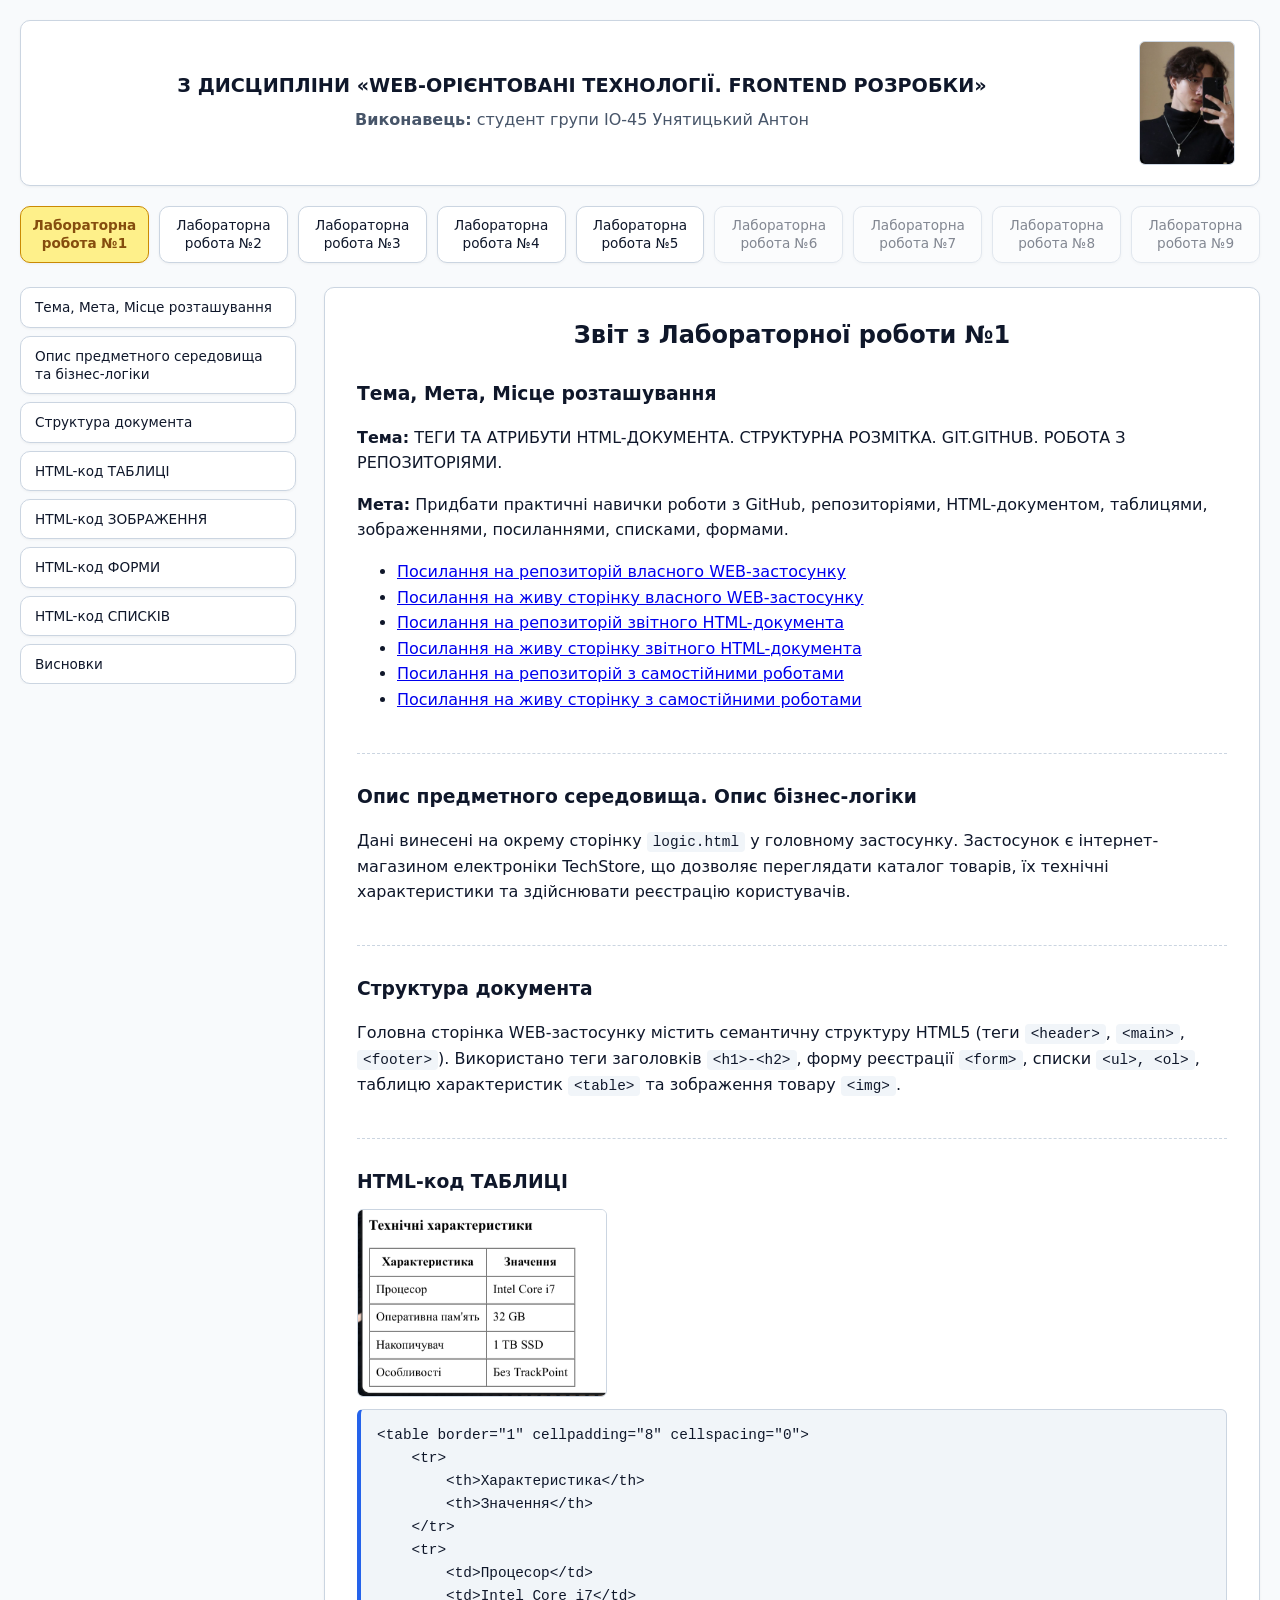
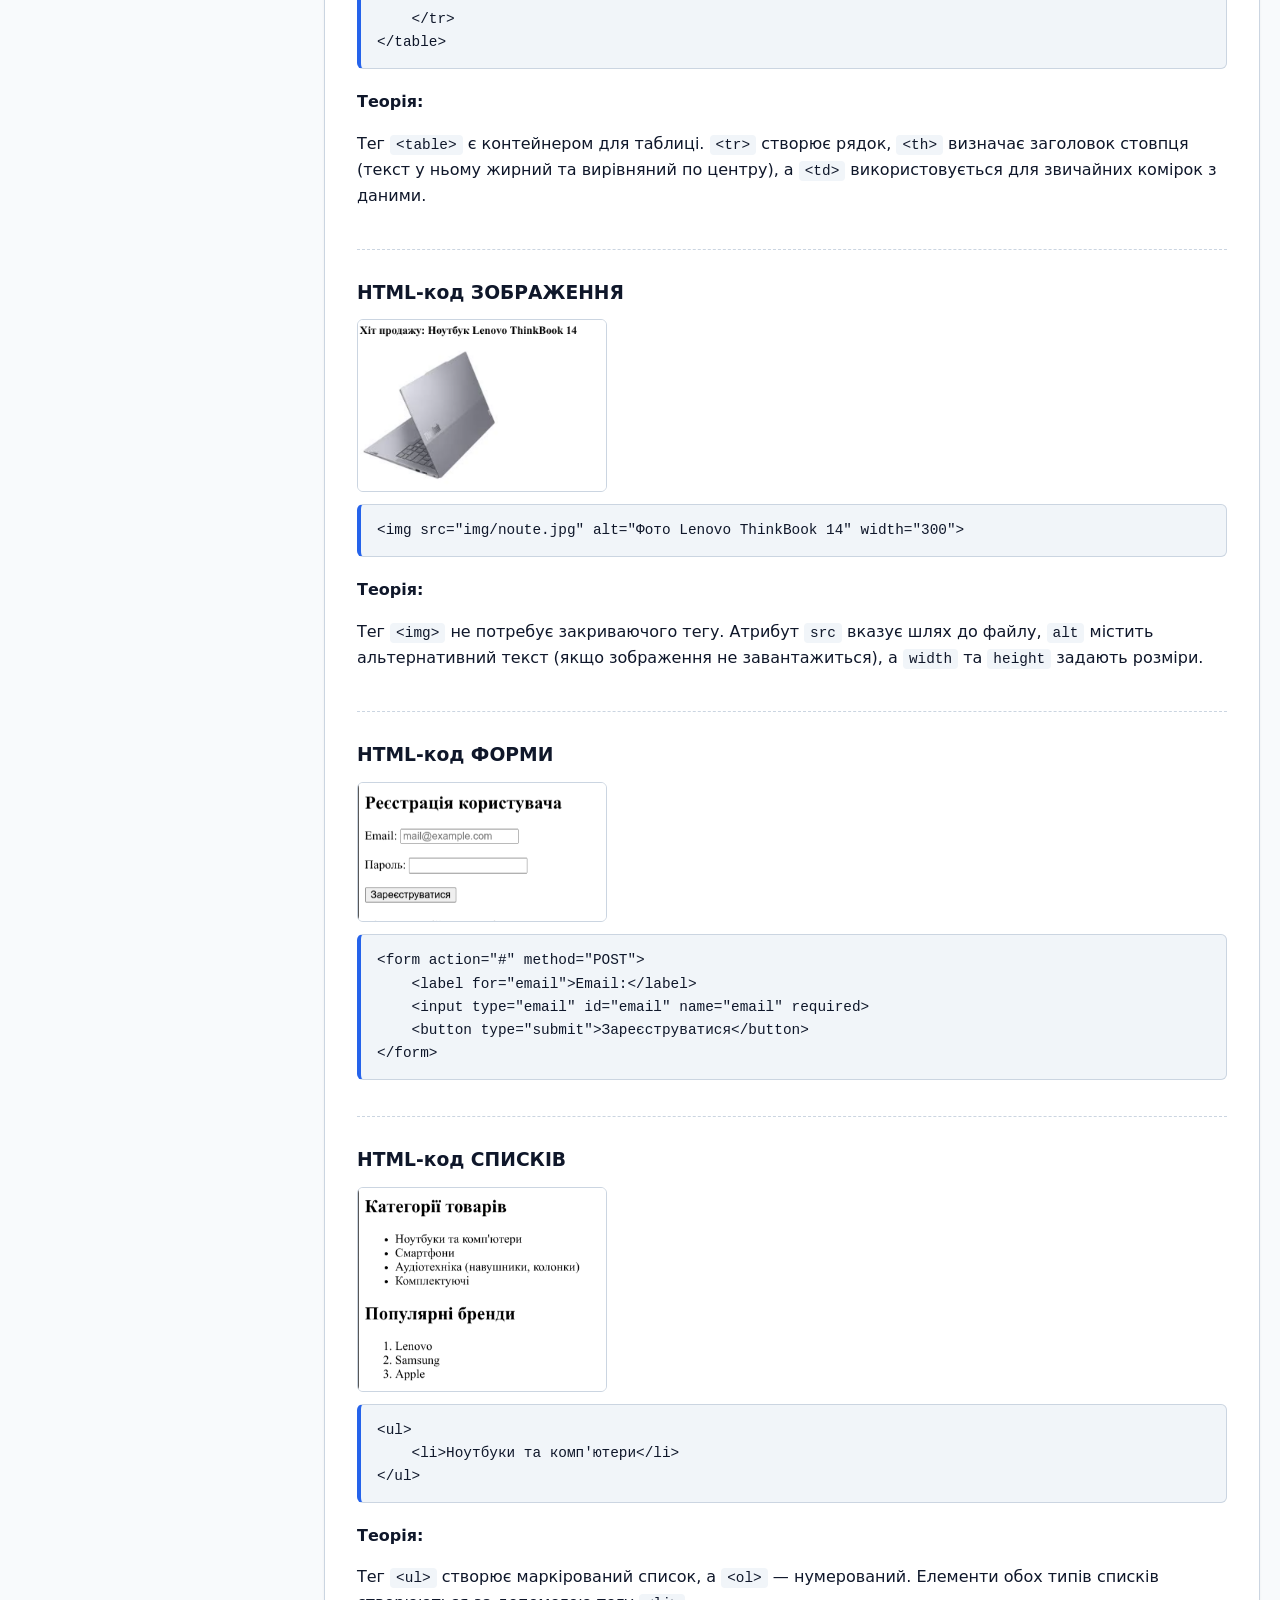
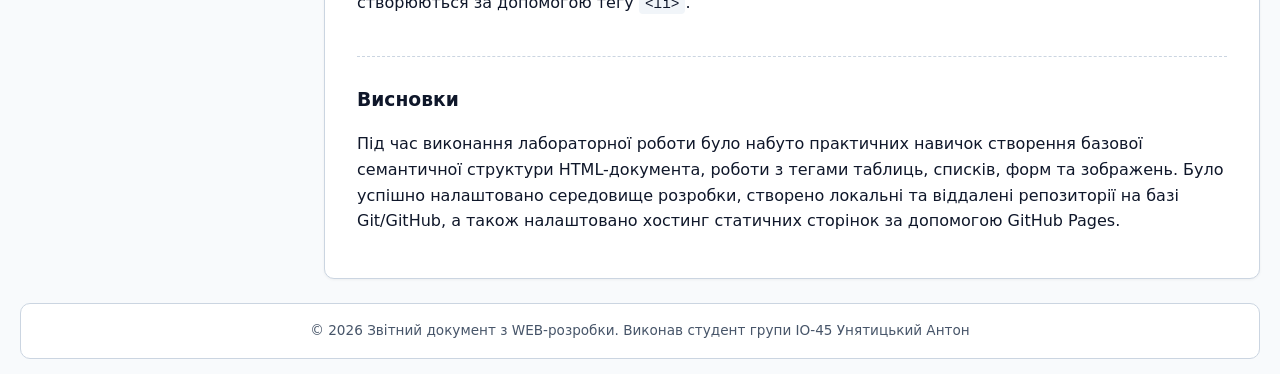
<file: index.html>
<!DOCTYPE html>
<html lang="uk">
<head>
    <meta charset="UTF-8">
    <meta name="viewport" content="width=device-width, initial-scale=1.0">
    <title>Звіт з лабораторної роботи №1</title>
    <link rel="stylesheet" href="css/report.css">
    <script src="js/report-shell.js" defer></script>
</head>
<body data-lab="1">

    <header id="report-header"></header>
    <nav id="labs-nav" aria-label="Навігація по лабораторних роботах"></nav>

    <div class="report-layout">
        <aside id="sidebar" class="sidebar" aria-label="Зміст звіту"></aside>

        <main class="main-content">
            <h2 style="text-align:center;">Звіт з Лабораторної роботи №1</h2>

            <section id="topic1" data-nav="Тема, Мета, Місце розташування">
                <h3>Тема, Мета, Місце розташування</h3>
                <p><strong>Тема:</strong> ТЕГИ ТА АТРИБУТИ HTML-ДОКУМЕНТА. СТРУКТУРНА РОЗМІТКА. GIT.GITHUB. РОБОТА З РЕПОЗИТОРІЯМИ.</p>
                <p><strong>Мета:</strong> Придбати практичні навички роботи з GitHub, репозиторіями, HTML-документом, таблицями, зображеннями, посиланнями, списками, формами.</p>
                <ul>
                    <li><a href="https://github.com/KpiWebb/--45_appWEB-Uniatitskyi-Anton-FIOT-2026" target="_blank" rel="noopener noreferrer">Посилання на репозиторій власного WEB-застосунку</a></li>
                    <li><a href="https://kpiwebb.github.io/--45_appWEB-Uniatitskyi-Anton-FIOT-2026/" target="_blank" rel="noopener noreferrer">Посилання на живу сторінку власного WEB-застосунку</a></li>
                    <li><a href="https://github.com/KpiWebb/--45_appRECORD-Uniatitskyi-Anton-FIOT-2026" target="_blank" rel="noopener noreferrer">Посилання на репозиторій звітного HTML-документа</a></li>
                    <li><a href="https://kpiwebb.github.io/--45_appRECORD-Uniatitskyi-Anton-FIOT-2026/" target="_blank" rel="noopener noreferrer">Посилання на живу сторінку звітного HTML-документа</a></li>
                    <li><a href="https://github.com/KpiWebb/--45_INDEPENDENT-Uniatitskyi-Anton-FIOT-2026" target="_blank" rel="noopener noreferrer">Посилання на репозиторій з самостійними роботами</a></li>
                    <li><a href="https://kpiwebb.github.io/--45_INDEPENDENT-Uniatitskyi-Anton-FIOT-2026/" target="_blank" rel="noopener noreferrer">Посилання на живу сторінку з самостійними роботами</a></li>
                </ul>
            </section>

            <section id="topic2" data-nav="Опис предметного середовища та бізнес-логіки">
                <h3>Опис предметного середовища. Опис бізнес-логіки</h3>
                <p>Дані винесені на окрему сторінку <code>logic.html</code> у головному застосунку. Застосунок є інтернет-магазином електроніки TechStore, що дозволяє переглядати каталог товарів, їх технічні характеристики та здійснювати реєстрацію користувачів.</p>
            </section>

            <section id="topic3" data-nav="Структура документа">
                <h3>Структура документа</h3>
                <p>Головна сторінка WEB-застосунку містить семантичну структуру HTML5 (теги <code>&lt;header&gt;</code>, <code>&lt;main&gt;</code>, <code>&lt;footer&gt;</code>). Використано теги заголовків <code>&lt;h1&gt;-&lt;h2&gt;</code>, форму реєстрації <code>&lt;form&gt;</code>, списки <code>&lt;ul&gt;, &lt;ol&gt;</code>, таблицю характеристик <code>&lt;table&gt;</code> та зображення товару <code>&lt;img&gt;</code>.</p>
            </section>

            <section id="topic4" data-nav="HTML-код ТАБЛИЦІ">
                <h3>HTML-код ТАБЛИЦІ</h3>
                <img src="img/table.png" alt="Таблиця" class="screenshot" style="max-width: 250px;">
                <pre><code>&lt;table border="1" cellpadding="8" cellspacing="0"&gt;
    &lt;tr&gt;
        &lt;th&gt;Характеристика&lt;/th&gt;
        &lt;th&gt;Значення&lt;/th&gt;
    &lt;/tr&gt;
    &lt;tr&gt;
        &lt;td&gt;Процесор&lt;/td&gt;
        &lt;td&gt;Intel Core i7&lt;/td&gt;
    &lt;/tr&gt;
&lt;/table&gt;</code></pre>
                <h4>Теорія:</h4>
                <p>Тег <code>&lt;table&gt;</code> є контейнером для таблиці. <code>&lt;tr&gt;</code> створює рядок, <code>&lt;th&gt;</code> визначає заголовок стовпця (текст у ньому жирний та вирівняний по центру), а <code>&lt;td&gt;</code> використовується для звичайних комірок з даними.</p>
            </section>

            <section id="topic5" data-nav="HTML-код ЗОБРАЖЕННЯ">
                <h3>HTML-код ЗОБРАЖЕННЯ</h3>
                <img src="img/image.png" alt="Зображення" class="screenshot" style="max-width: 250px;">
                <pre><code>&lt;img src="img/noute.jpg" alt="Фото Lenovo ThinkBook 14" width="300"&gt;</code></pre>
                <h4>Теорія:</h4>
                <p>Тег <code>&lt;img&gt;</code> не потребує закриваючого тегу. Атрибут <code>src</code> вказує шлях до файлу, <code>alt</code> містить альтернативний текст (якщо зображення не завантажиться), а <code>width</code> та <code>height</code> задають розміри.</p>
            </section>

            <section id="topic6" data-nav="HTML-код ФОРМИ">
                <h3>HTML-код ФОРМИ</h3>
                <img src="img/form.png" alt="Форма" class="screenshot" style="max-width: 250px;">
                <pre><code>&lt;form action="#" method="POST"&gt;
    &lt;label for="email"&gt;Email:&lt;/label&gt;
    &lt;input type="email" id="email" name="email" required&gt;
    &lt;button type="submit"&gt;Зареєструватися&lt;/button&gt;
&lt;/form&gt;</code></pre>
            </section>

            <section id="topic7" data-nav="HTML-код СПИСКІВ">
                <h3>HTML-код СПИСКІВ</h3>
                <img src="img/list.png" alt="Списки" class="screenshot" style="max-width: 250px;">
                <pre><code>&lt;ul&gt;
    &lt;li&gt;Ноутбуки та комп'ютери&lt;/li&gt;
&lt;/ul&gt;</code></pre>
                <h4>Теорія:</h4>
                <p>Тег <code>&lt;ul&gt;</code> створює маркірований список, а <code>&lt;ol&gt;</code> — нумерований. Елементи обох типів списків створюються за допомогою тегу <code>&lt;li&gt;</code>.</p>
            </section>

            <section id="topic8" data-nav="Висновки">
                <h3>Висновки</h3>
                <p>Під час виконання лабораторної роботи було набуто практичних навичок створення базової семантичної структури HTML-документа, роботи з тегами таблиць, списків, форм та зображень. Було успішно налаштовано середовище розробки, створено локальні та віддалені репозиторії на базі Git/GitHub, а також налаштовано хостинг статичних сторінок за допомогою GitHub Pages.</p>
            </section>
        </main>
    </div>

    <footer id="report-footer"></footer>

</body>
</html>
</file>
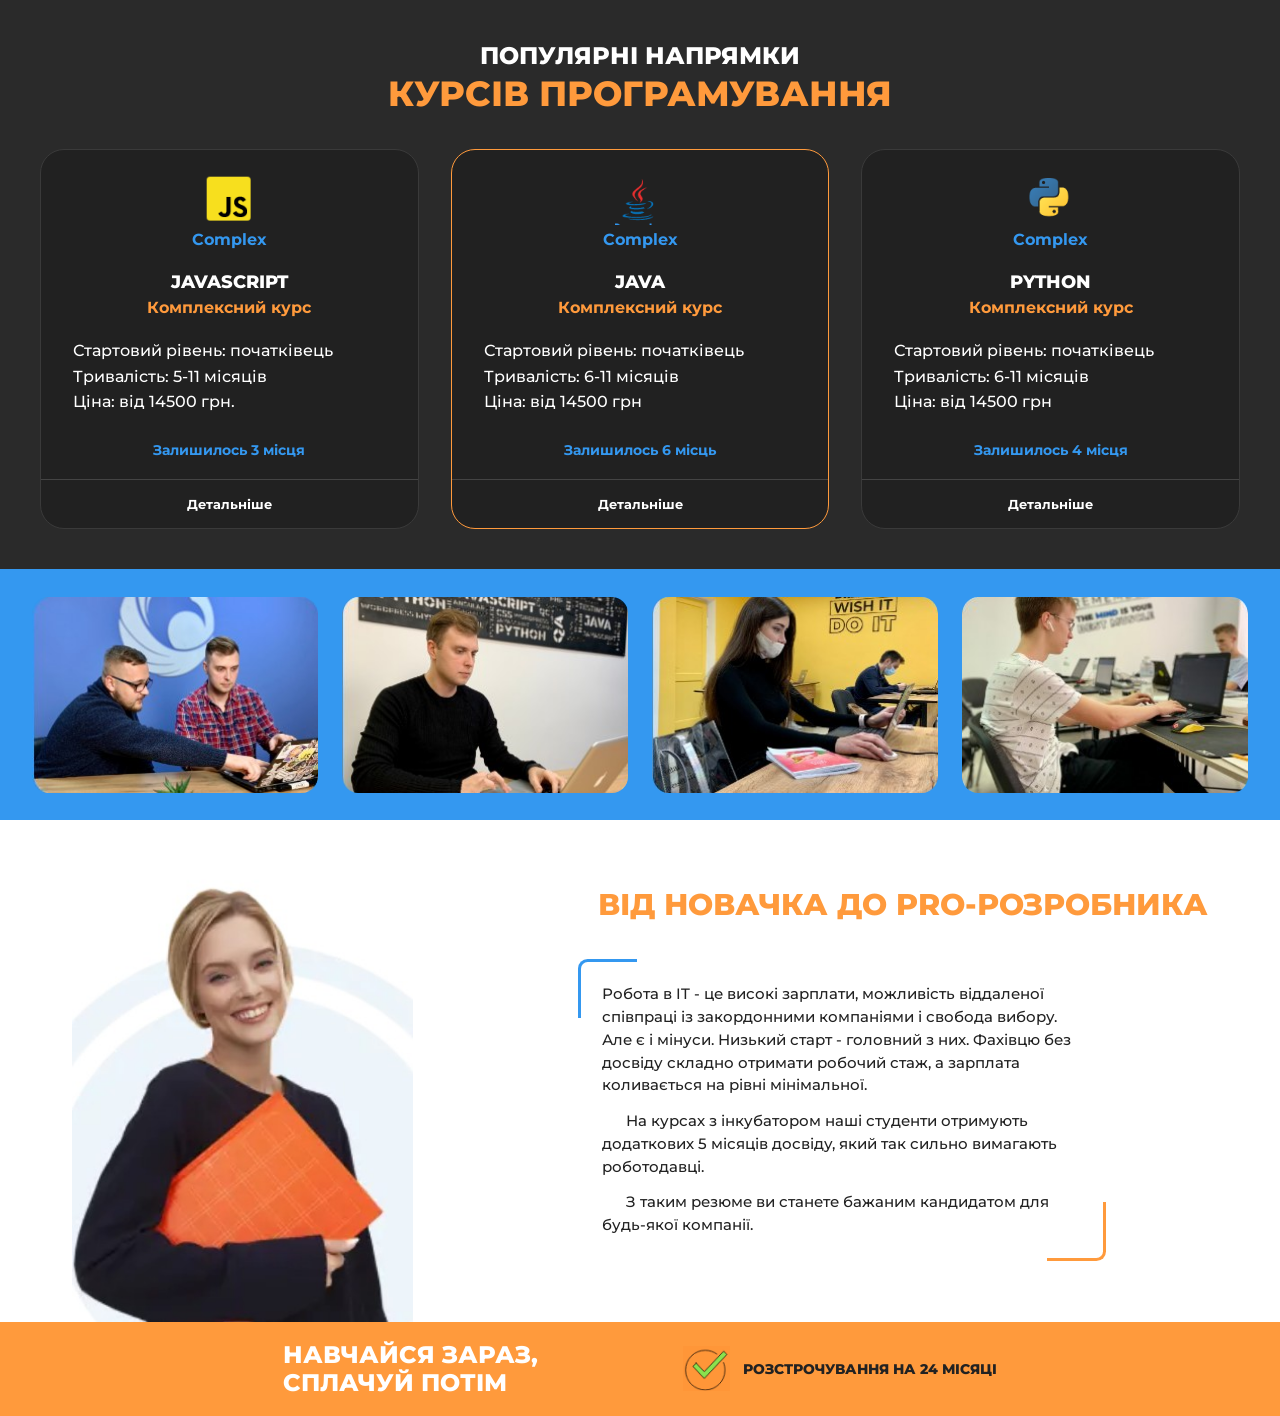
<file: lab3/index.html>
<!DOCTYPE html>
<html lang="uk">
<head>
    <meta charset="UTF-8">
    <meta name="viewport" content="width=device-width, initial-scale=1.0">
    <title>Курси програмування — Flexbox</title>
    <link rel="preconnect" href="https://fonts.googleapis.com">
    <link rel="stylesheet" href="https://fonts.googleapis.com/css2?family=Montserrat:wght@500;600;700;800&display=swap">
    <link rel="stylesheet" href="css/style.css">
</head>
<body>

    <section class="courses">
        <h2 class="section-title">Популярні напрямки<span>курсів програмування</span></h2>

        <div class="cards">
            <article class="card">
                <div class="card-body">
                    <img src="img/js.png" alt="JavaScript" class="card-icon">
                    <p class="badge">Complex</p>
                    <h3>JavaScript</h3>
                    <p class="subtitle">Комплексний курс</p>
                    <ul class="info">
                        <li>Стартовий рівень: початківець</li>
                        <li>Тривалість: 5-11 місяців</li>
                        <li>Ціна: від 14500 грн.</li>
                    </ul>
                    <p class="seats">Залишилось 3 місця</p>
                </div>
                <a href="#" class="card-link">Детальніше</a>
            </article>

            <article class="card card-accent">
                <div class="card-body">
                    <img src="img/java.png" alt="Java" class="card-icon">
                    <p class="badge">Complex</p>
                    <h3>Java</h3>
                    <p class="subtitle">Комплексний курс</p>
                    <ul class="info">
                        <li>Стартовий рівень: початківець</li>
                        <li>Тривалість: 6-11 місяців</li>
                        <li>Ціна: від 14500 грн</li>
                    </ul>
                    <p class="seats">Залишилось 6 місць</p>
                </div>
                <a href="#" class="card-link">Детальніше</a>
            </article>

            <article class="card">
                <div class="card-body">
                    <img src="img/python.png" alt="Python" class="card-icon">
                    <p class="badge">Complex</p>
                    <h3>Python</h3>
                    <p class="subtitle">Комплексний курс</p>
                    <ul class="info">
                        <li>Стартовий рівень: початківець</li>
                        <li>Тривалість: 6-11 місяців</li>
                        <li>Ціна: від 14500 грн</li>
                    </ul>
                    <p class="seats">Залишилось 4 місця</p>
                </div>
                <a href="#" class="card-link">Детальніше</a>
            </article>
        </div>
    </section>

    <section class="gallery">
        <img src="img/photo1.jpg" alt="Студенти працюють разом за ноутбуком">
        <img src="img/photo2.jpg" alt="Студент пише код">
        <img src="img/photo3.jpg" alt="Студентка за ноутбуком">
        <img src="img/photo4.jpg" alt="Студент на занятті">
    </section>

    <section class="pro">
        <div class="pro-photo">
            <img src="img/girl.jpg" alt="Усміхнена дівчина з папкою">
        </div>
        <div class="pro-content">
            <h2>Від новачка до PRO-розробника</h2>
            <div class="pro-text">
                <p>Робота в IT - це високі зарплати, можливість віддаленої співпраці із закордонними компаніями і свобода вибору. Але є і мінуси. Низький старт - головний з них. Фахівцю без досвіду складно отримати робочий стаж, а зарплата коливається на рівні мінімальної.</p>
                <p>На курсах з інкубатором наші студенти отримують додаткових 5 місяців досвіду, який так сильно вимагають роботодавці.</p>
                <p>З таким резюме ви станете бажаним кандидатом для будь-якої компанії.</p>
            </div>
        </div>
    </section>

    <section class="banner">
        <h2>Навчайся зараз, сплачуй потім</h2>
        <div class="banner-note">
            <img src="img/check.png" alt="">
            <p>Розстрочування на 24 місяці</p>
        </div>
    </section>

</body>
</html>
</file>
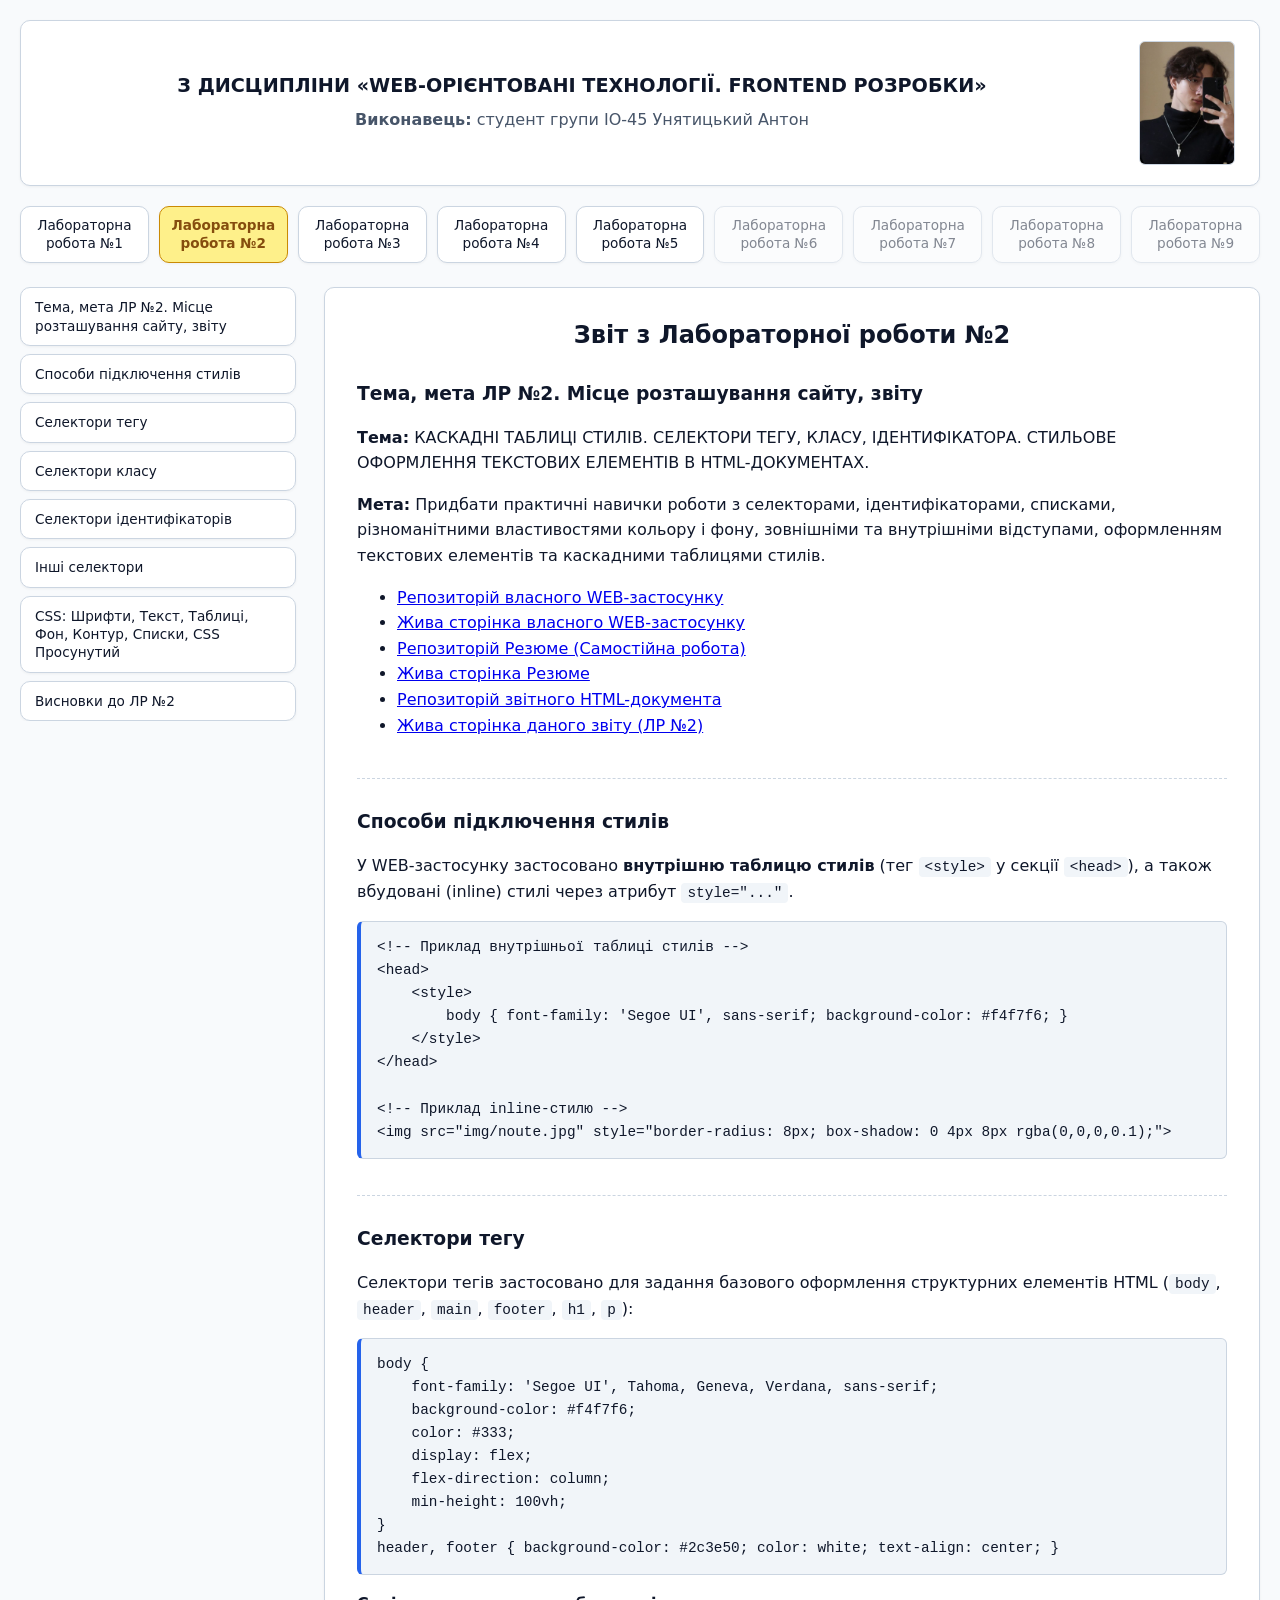
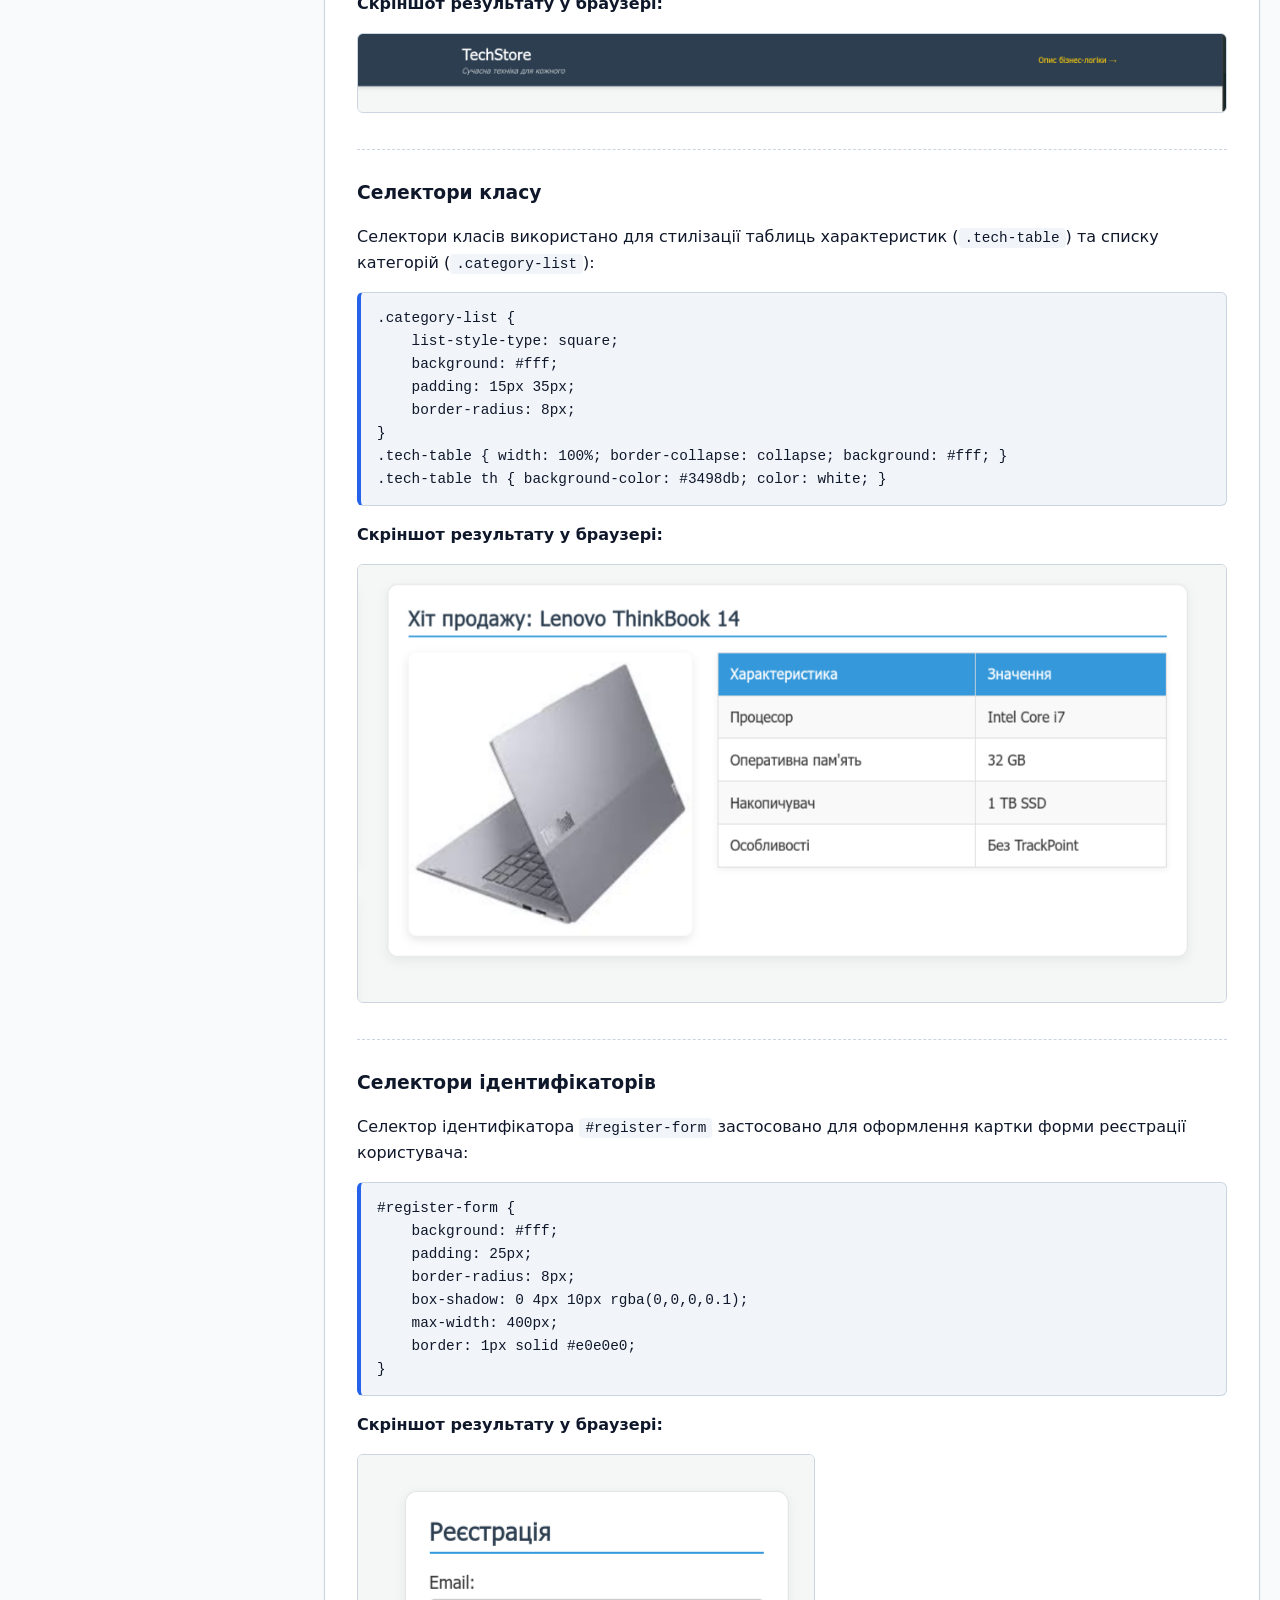
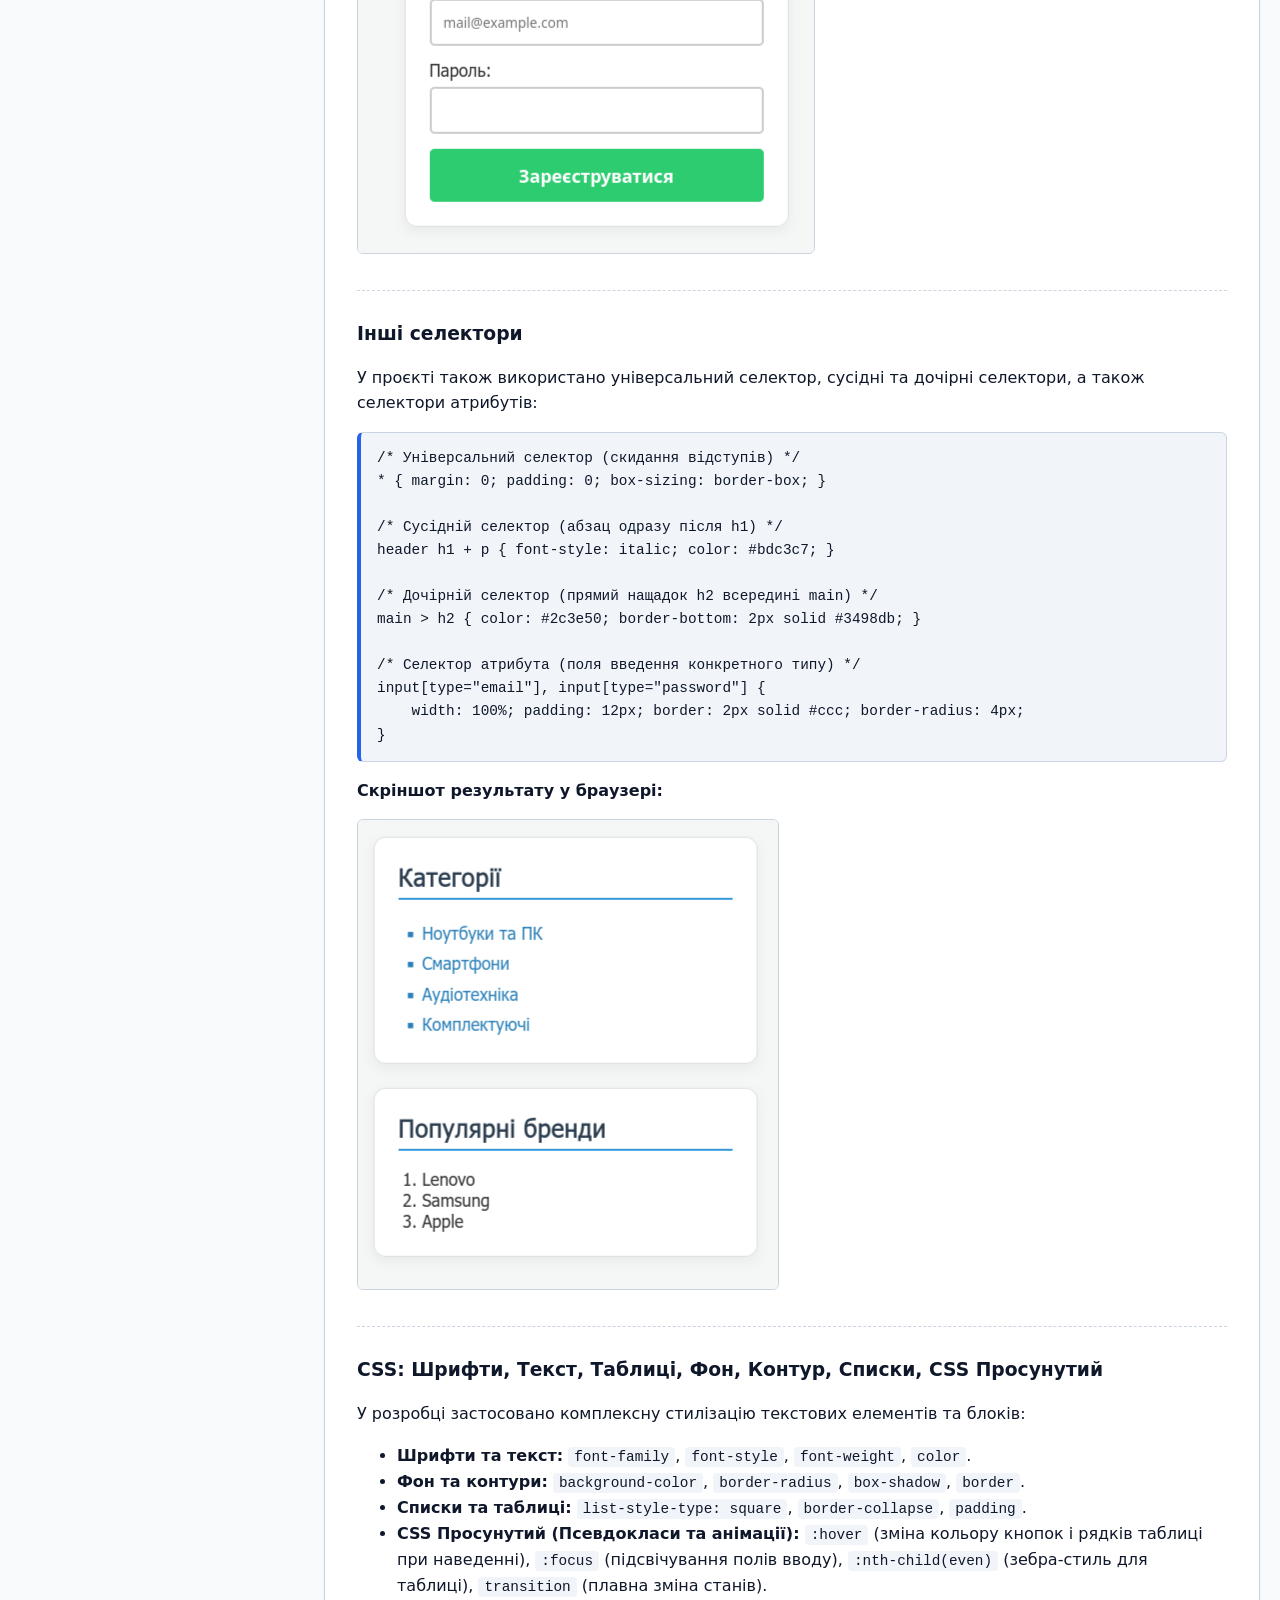
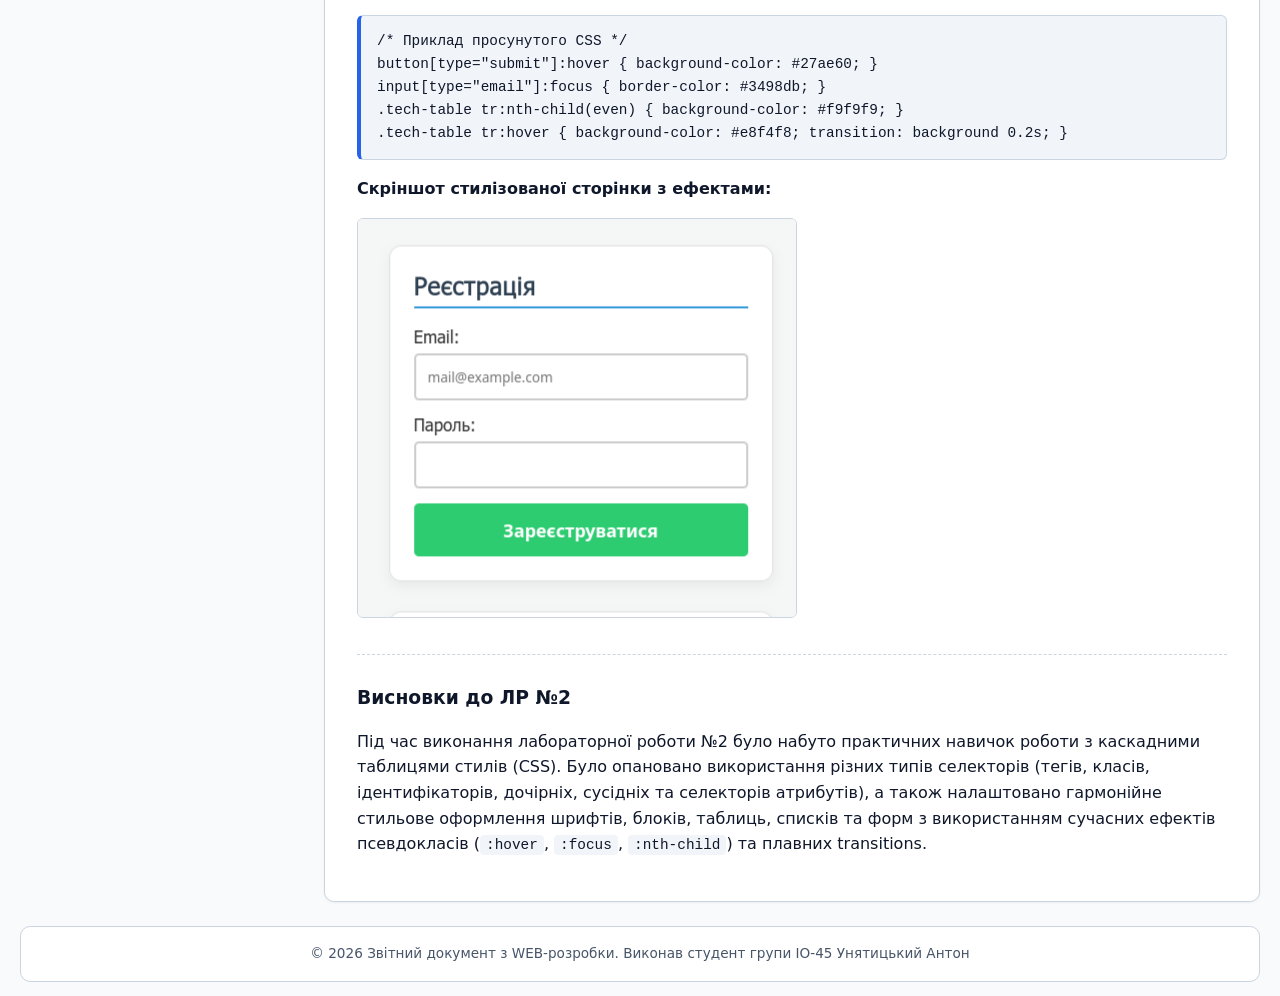
<file: lab2.html>
<!DOCTYPE html>
<html lang="uk">
<head>
    <meta charset="UTF-8">
    <meta name="viewport" content="width=device-width, initial-scale=1.0">
    <title>Звіт з лабораторної роботи №2</title>
    <link rel="stylesheet" href="css/report.css">
    <script src="js/report-shell.js" defer></script>
</head>
<body data-lab="2">

    <header id="report-header"></header>
    <nav id="labs-nav" aria-label="Навігація по лабораторних роботах"></nav>

    <div class="report-layout">
        <aside id="sidebar" class="sidebar" aria-label="Зміст звіту"></aside>

        <main class="main-content">
            <h2 style="text-align:center;">Звіт з Лабораторної роботи №2</h2>

            <section id="topic1" data-nav="Тема, мета ЛР №2. Місце розташування сайту, звіту">
                <h3>Тема, мета ЛР №2. Місце розташування сайту, звіту</h3>
                <p><strong>Тема:</strong> КАСКАДНІ ТАБЛИЦІ СТИЛІВ. СЕЛЕКТОРИ ТЕГУ, КЛАСУ, ІДЕНТИФІКАТОРА. СТИЛЬОВЕ ОФОРМЛЕННЯ ТЕКСТОВИХ ЕЛЕМЕНТІВ В HTML-ДОКУМЕНТАХ.</p>
                <p><strong>Мета:</strong> Придбати практичні навички роботи з селекторами, ідентифікаторами, списками, різноманітними властивостями кольору і фону, зовнішніми та внутрішніми відступами, оформленням текстових елементів та каскадними таблицями стилів.</p>
                <ul>
                    <li><a href="https://github.com/KpiWebb/--45_appWEB-Uniatitskyi-Anton-FIOT-2026" target="_blank" rel="noopener noreferrer">Репозиторій власного WEB-застосунку</a></li>
                    <li><a href="https://kpiwebb.github.io/--45_appWEB-Uniatitskyi-Anton-FIOT-2026/" target="_blank" rel="noopener noreferrer">Жива сторінка власного WEB-застосунку</a></li>
                    <li><a href="https://github.com/KpiWebb/--45_INDEPENDENT-Uniatitskyi-Anton-FIOT-2026" target="_blank" rel="noopener noreferrer">Репозиторій Резюме (Самостійна робота)</a></li>
                    <li><a href="https://kpiwebb.github.io/--45_INDEPENDENT-Uniatitskyi-Anton-FIOT-2026/" target="_blank" rel="noopener noreferrer">Жива сторінка Резюме</a></li>
                    <li><a href="https://github.com/KpiWebb/--45_appRECORD-Uniatitskyi-Anton-FIOT-2026" target="_blank" rel="noopener noreferrer">Репозиторій звітного HTML-документа</a></li>
                    <li><a href="https://kpiwebb.github.io/--45_appRECORD-Uniatitskyi-Anton-FIOT-2026/lab2.html" target="_blank" rel="noopener noreferrer">Жива сторінка даного звіту (ЛР №2)</a></li>
                </ul>
            </section>

            <section id="topic2" data-nav="Способи підключення стилів">
                <h3>Способи підключення стилів</h3>
                <p>У WEB-застосунку застосовано <strong>внутрішню таблицю стилів</strong> (тег <code>&lt;style&gt;</code> у секції <code>&lt;head&gt;</code>), а також вбудовані (inline) стилі через атрибут <code>style="..."</code>.</p>
                <pre><code>&lt;!-- Приклад внутрішньої таблиці стилів --&gt;
&lt;head&gt;
    &lt;style&gt;
        body { font-family: 'Segoe UI', sans-serif; background-color: #f4f7f6; }
    &lt;/style&gt;
&lt;/head&gt;

&lt;!-- Приклад inline-стилю --&gt;
&lt;img src="img/noute.jpg" style="border-radius: 8px; box-shadow: 0 4px 8px rgba(0,0,0,0.1);"&gt;</code></pre>
            </section>

            <section id="topic3" data-nav="Селектори тегу">
                <h3>Селектори тегу</h3>
                <p>Селектори тегів застосовано для задання базового оформлення структурних елементів HTML (<code>body</code>, <code>header</code>, <code>main</code>, <code>footer</code>, <code>h1</code>, <code>p</code>):</p>
                <pre><code>body { 
    font-family: 'Segoe UI', Tahoma, Geneva, Verdana, sans-serif; 
    background-color: #f4f7f6; 
    color: #333; 
    display: flex; 
    flex-direction: column; 
    min-height: 100vh; 
}
header, footer { background-color: #2c3e50; color: white; text-align: center; }</code></pre>
                <p><strong>Скріншот результату у браузері:</strong></p>
                <img src="img/tag-selector.png" alt="Скріншот селекторів тегу" class="screenshot">
            </section>

            <section id="topic4" data-nav="Селектори класу">
                <h3>Селектори класу</h3>
                <p>Селектори класів використано для стилізації таблиць характеристик (<code>.tech-table</code>) та списку категорій (<code>.category-list</code>):</p>
                <pre><code>.category-list { 
    list-style-type: square; 
    background: #fff; 
    padding: 15px 35px; 
    border-radius: 8px; 
}
.tech-table { width: 100%; border-collapse: collapse; background: #fff; }
.tech-table th { background-color: #3498db; color: white; }</code></pre>
                <p><strong>Скріншот результату у браузері:</strong></p>
                <img src="img/class-selector.png" alt="Скріншот селекторів класу" class="screenshot">
            </section>

            <section id="topic5" data-nav="Селектори ідентифікаторів">
                <h3>Селектори ідентифікаторів</h3>
                <p>Селектор ідентифікатора <code>#register-form</code> застосовано для оформлення картки форми реєстрації користувача:</p>
                <pre><code>#register-form { 
    background: #fff; 
    padding: 25px; 
    border-radius: 8px; 
    box-shadow: 0 4px 10px rgba(0,0,0,0.1); 
    max-width: 400px; 
    border: 1px solid #e0e0e0; 
}</code></pre>
                <p><strong>Скріншот результату у браузері:</strong></p>
                <img src="img/id-selector.png" alt="Скріншот селектора ідентифікатора" class="screenshot">
            </section>

            <section id="topic6" data-nav="Інші селектори">
                <h3>Інші селектори</h3>
                <p>У проєкті також використано універсальний селектор, сусідні та дочірні селектори, а також селектори атрибутів:</p>
                <pre><code>/* Універсальний селектор (скидання відступів) */
* { margin: 0; padding: 0; box-sizing: border-box; }

/* Сусідній селектор (абзац одразу після h1) */
header h1 + p { font-style: italic; color: #bdc3c7; }

/* Дочірній селектор (прямий нащадок h2 всередині main) */
main > h2 { color: #2c3e50; border-bottom: 2px solid #3498db; }

/* Селектор атрибута (поля введення конкретного типу) */
input[type="email"], input[type="password"] { 
    width: 100%; padding: 12px; border: 2px solid #ccc; border-radius: 4px; 
}</code></pre>
                <p><strong>Скріншот результату у браузері:</strong></p>
                <img src="img/other-selectors.png" alt="Скріншот інших селекторів" class="screenshot">
            </section>

            <section id="topic7" data-nav="CSS: Шрифти, Текст, Таблиці, Фон, Контур, Списки, CSS Просунутий">
                <h3>CSS: Шрифти, Текст, Таблиці, Фон, Контур, Списки, CSS Просунутий</h3>
                <p>У розробці застосовано комплексну стилізацію текстових елементів та блоків:</p>
                <ul>
                    <li><strong>Шрифти та текст:</strong> <code>font-family</code>, <code>font-style</code>, <code>font-weight</code>, <code>color</code>.</li>
                    <li><strong>Фон та контури:</strong> <code>background-color</code>, <code>border-radius</code>, <code>box-shadow</code>, <code>border</code>.</li>
                    <li><strong>Списки та таблиці:</strong> <code>list-style-type: square</code>, <code>border-collapse</code>, <code>padding</code>.</li>
                    <li><strong>CSS Просунутий (Псевдокласи та анімації):</strong> 
                        <code>:hover</code> (зміна кольору кнопок і рядків таблиці при наведенні), 
                        <code>:focus</code> (підсвічування полів вводу), 
                        <code>:nth-child(even)</code> (зебра-стиль для таблиці), 
                        <code>transition</code> (плавна зміна станів).
                    </li>
                </ul>
                <pre><code>/* Приклад просунутого CSS */
button[type="submit"]:hover { background-color: #27ae60; }
input[type="email"]:focus { border-color: #3498db; }
.tech-table tr:nth-child(even) { background-color: #f9f9f9; }
.tech-table tr:hover { background-color: #e8f4f8; transition: background 0.2s; }</code></pre>
                <p><strong>Скріншот стилізованої сторінки з ефектами:</strong></p>
                <img src="img/css-advanced.png" alt="Скріншот підсумкового CSS" class="screenshot">
            </section>

            <section id="topic8" data-nav="Висновки до ЛР №2">
                <h3>Висновки до ЛР №2</h3>
                <p>Під час виконання лабораторної роботи №2 було набуто практичних навичок роботи з каскадними таблицями стилів (CSS). Було опановано використання різних типів селекторів (тегів, класів, ідентифікаторів, дочірніх, сусідніх та селекторів атрибутів), а також налаштовано гармонійне стильове оформлення шрифтів, блоків, таблиць, списків та форм з використанням сучасних ефектів псевдокласів (<code>:hover</code>, <code>:focus</code>, <code>:nth-child</code>) та плавних transitions.</p>
            </section>

        </main>
    </div>

    <footer id="report-footer"></footer>

</body>
</html>
</file>
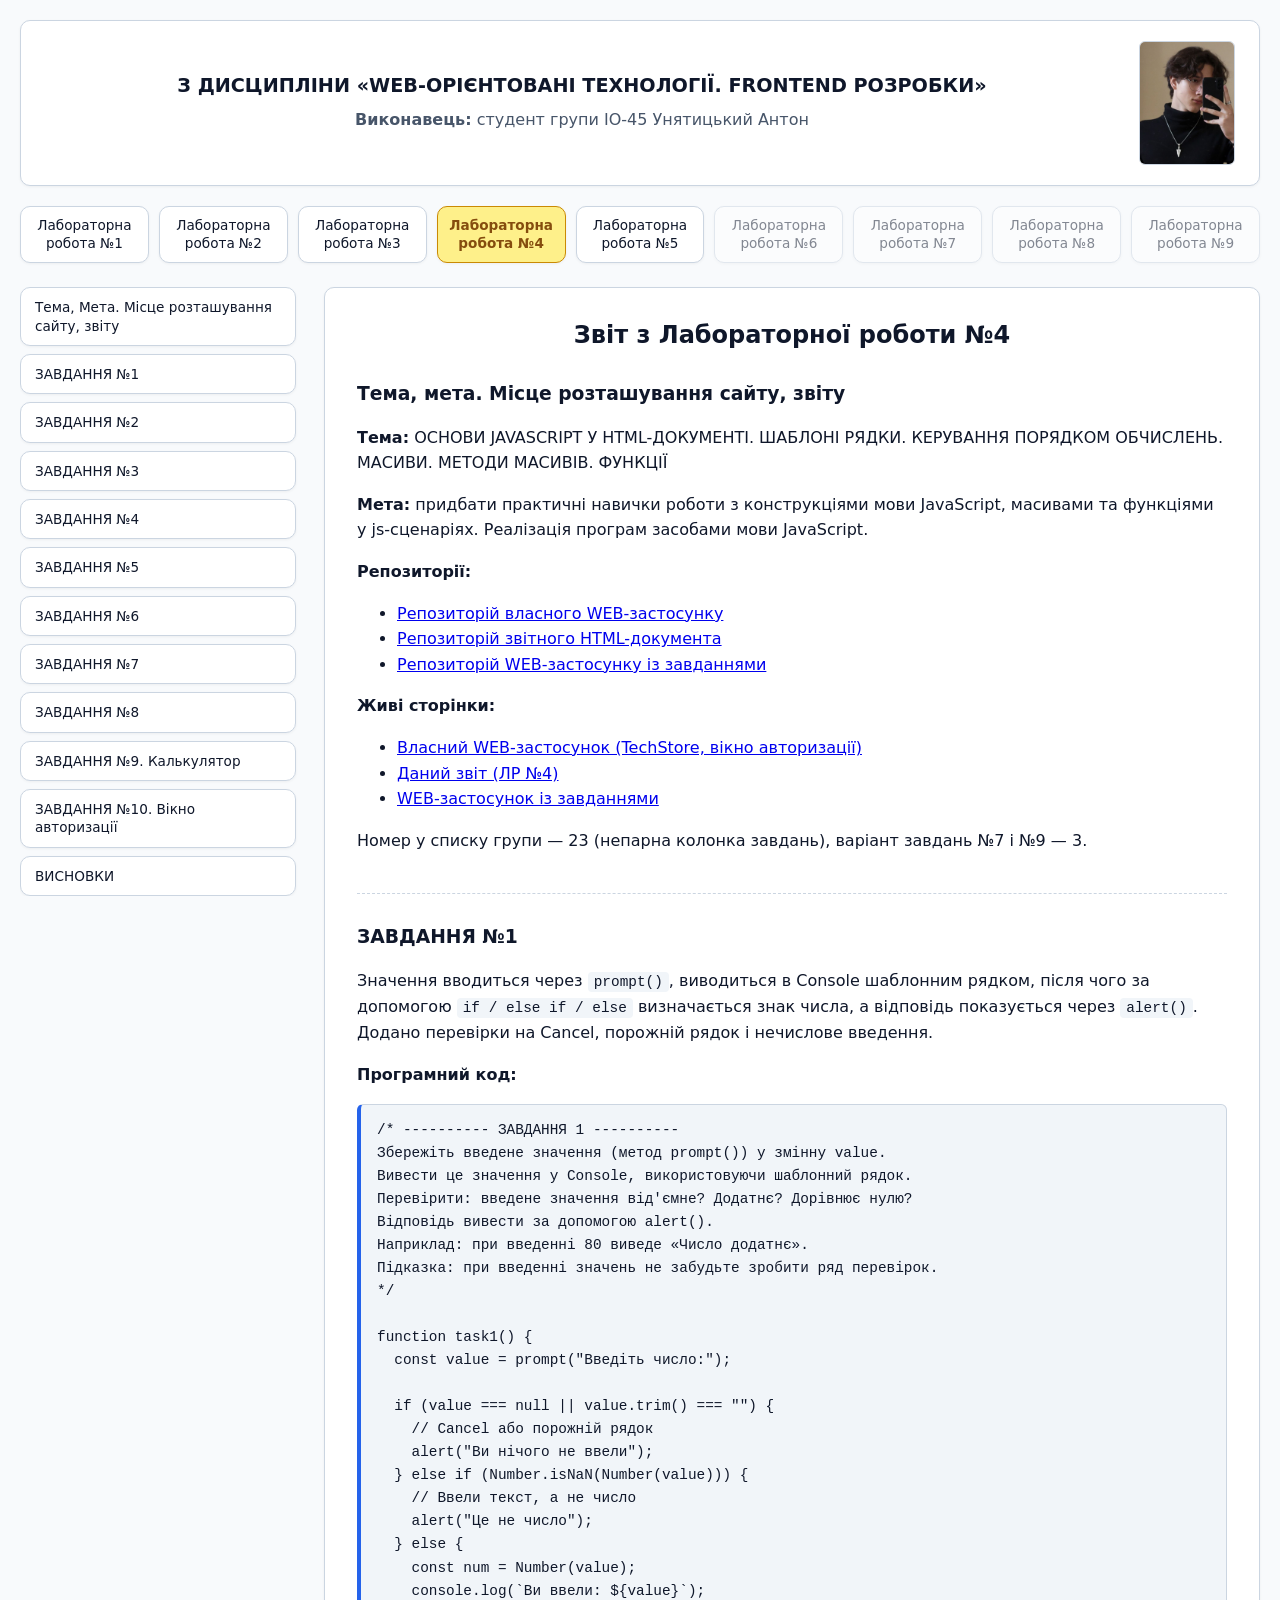
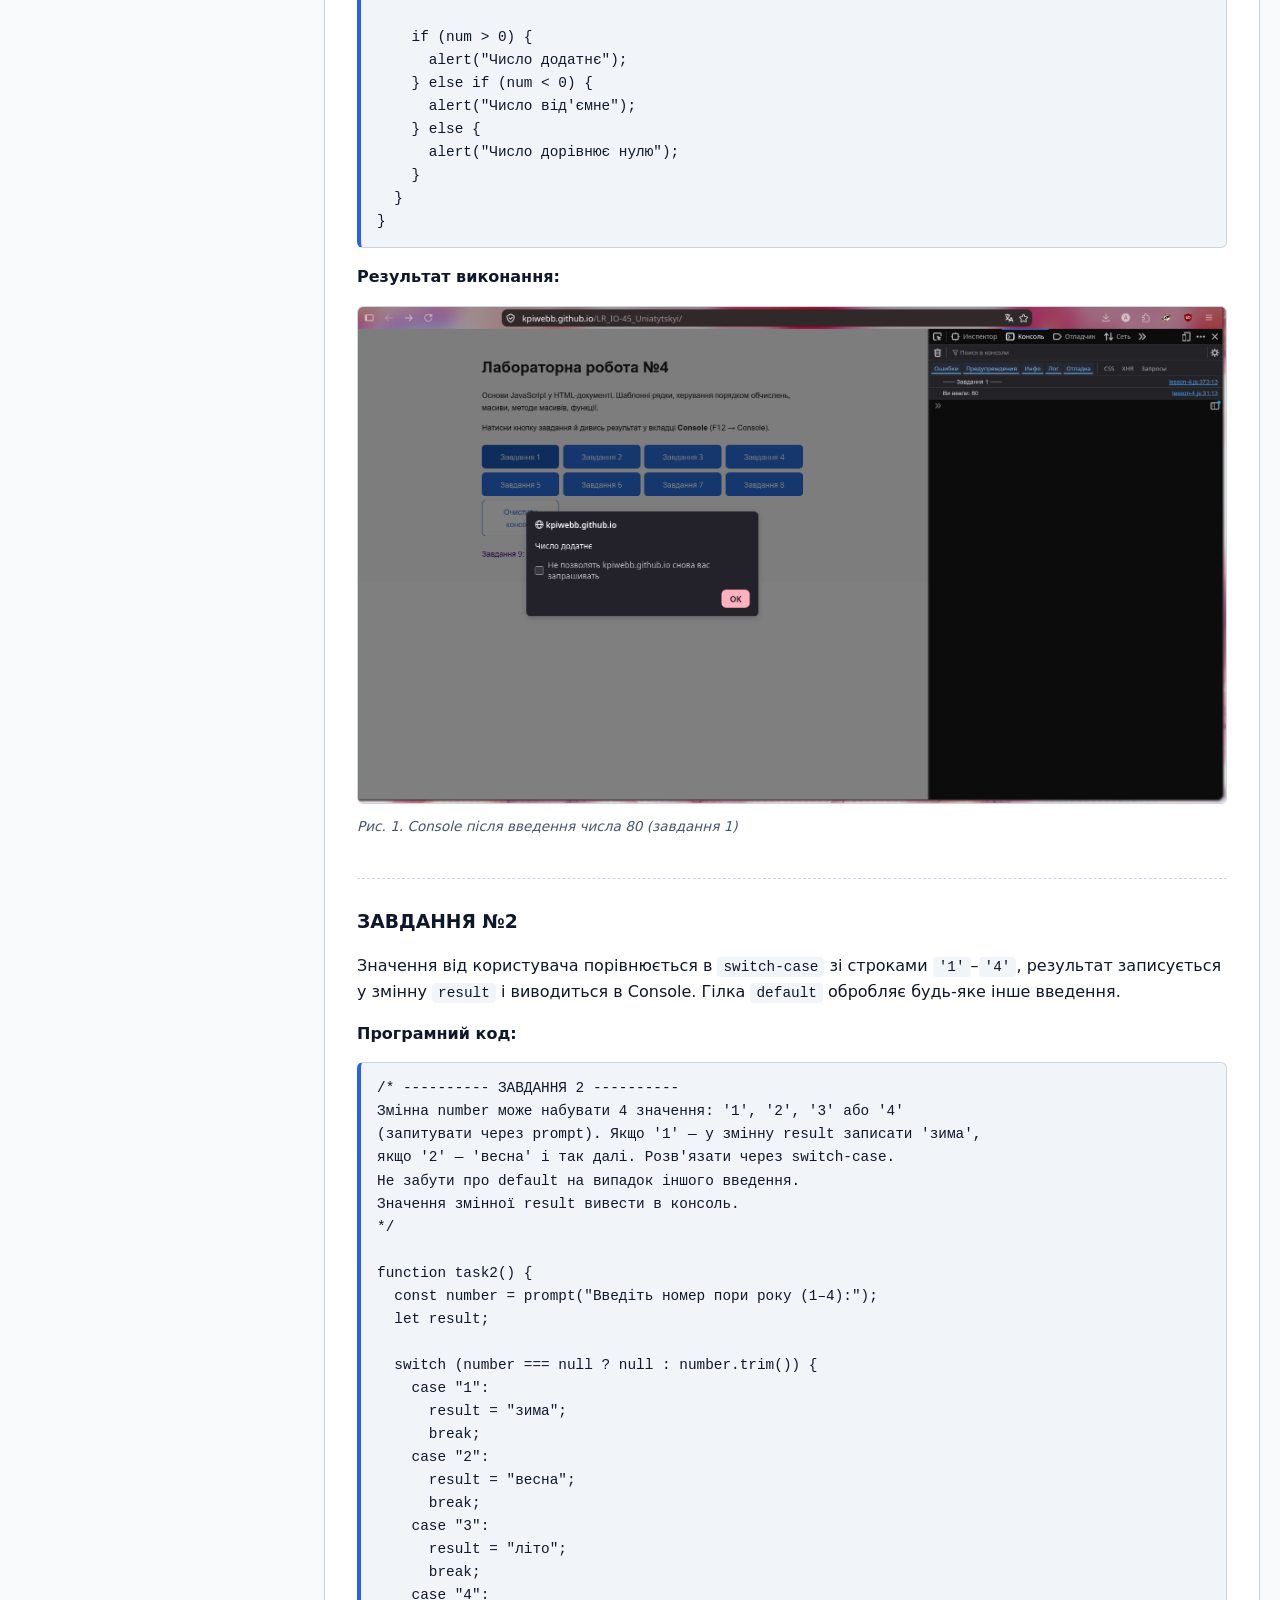
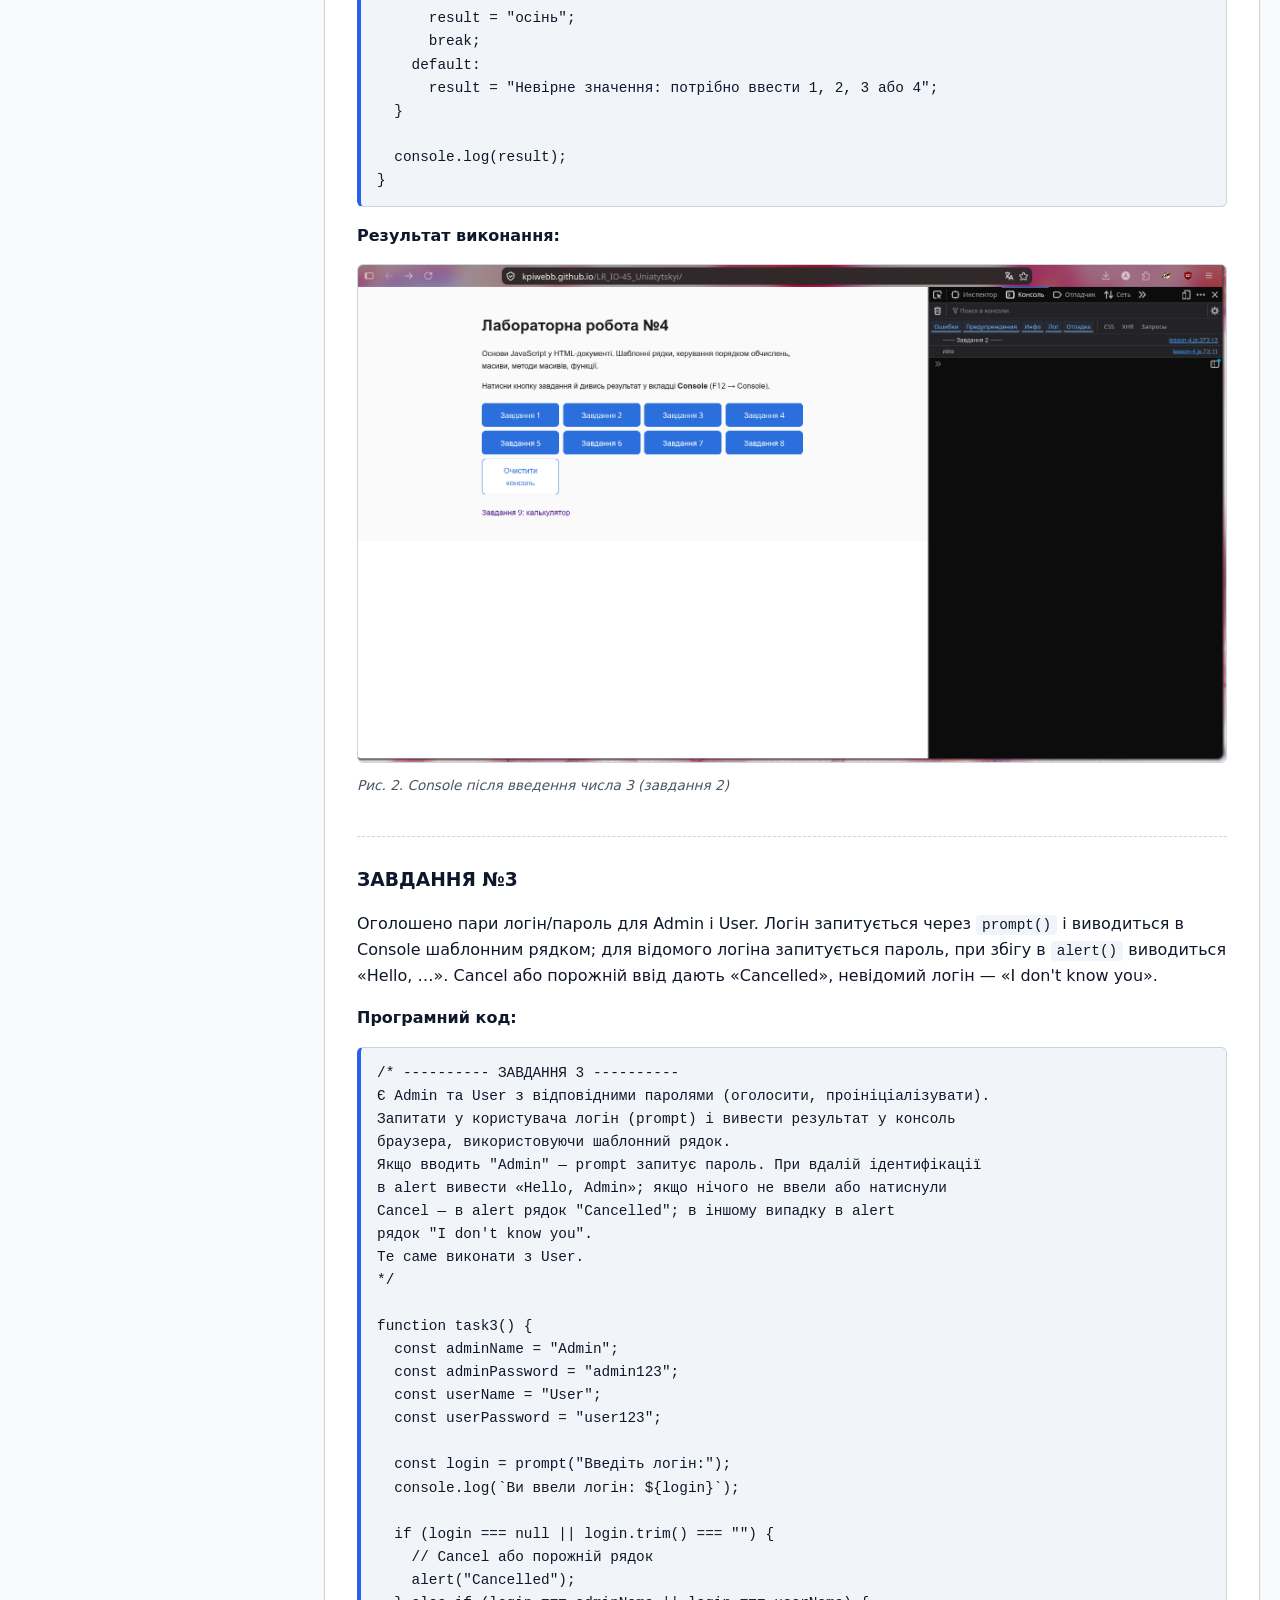
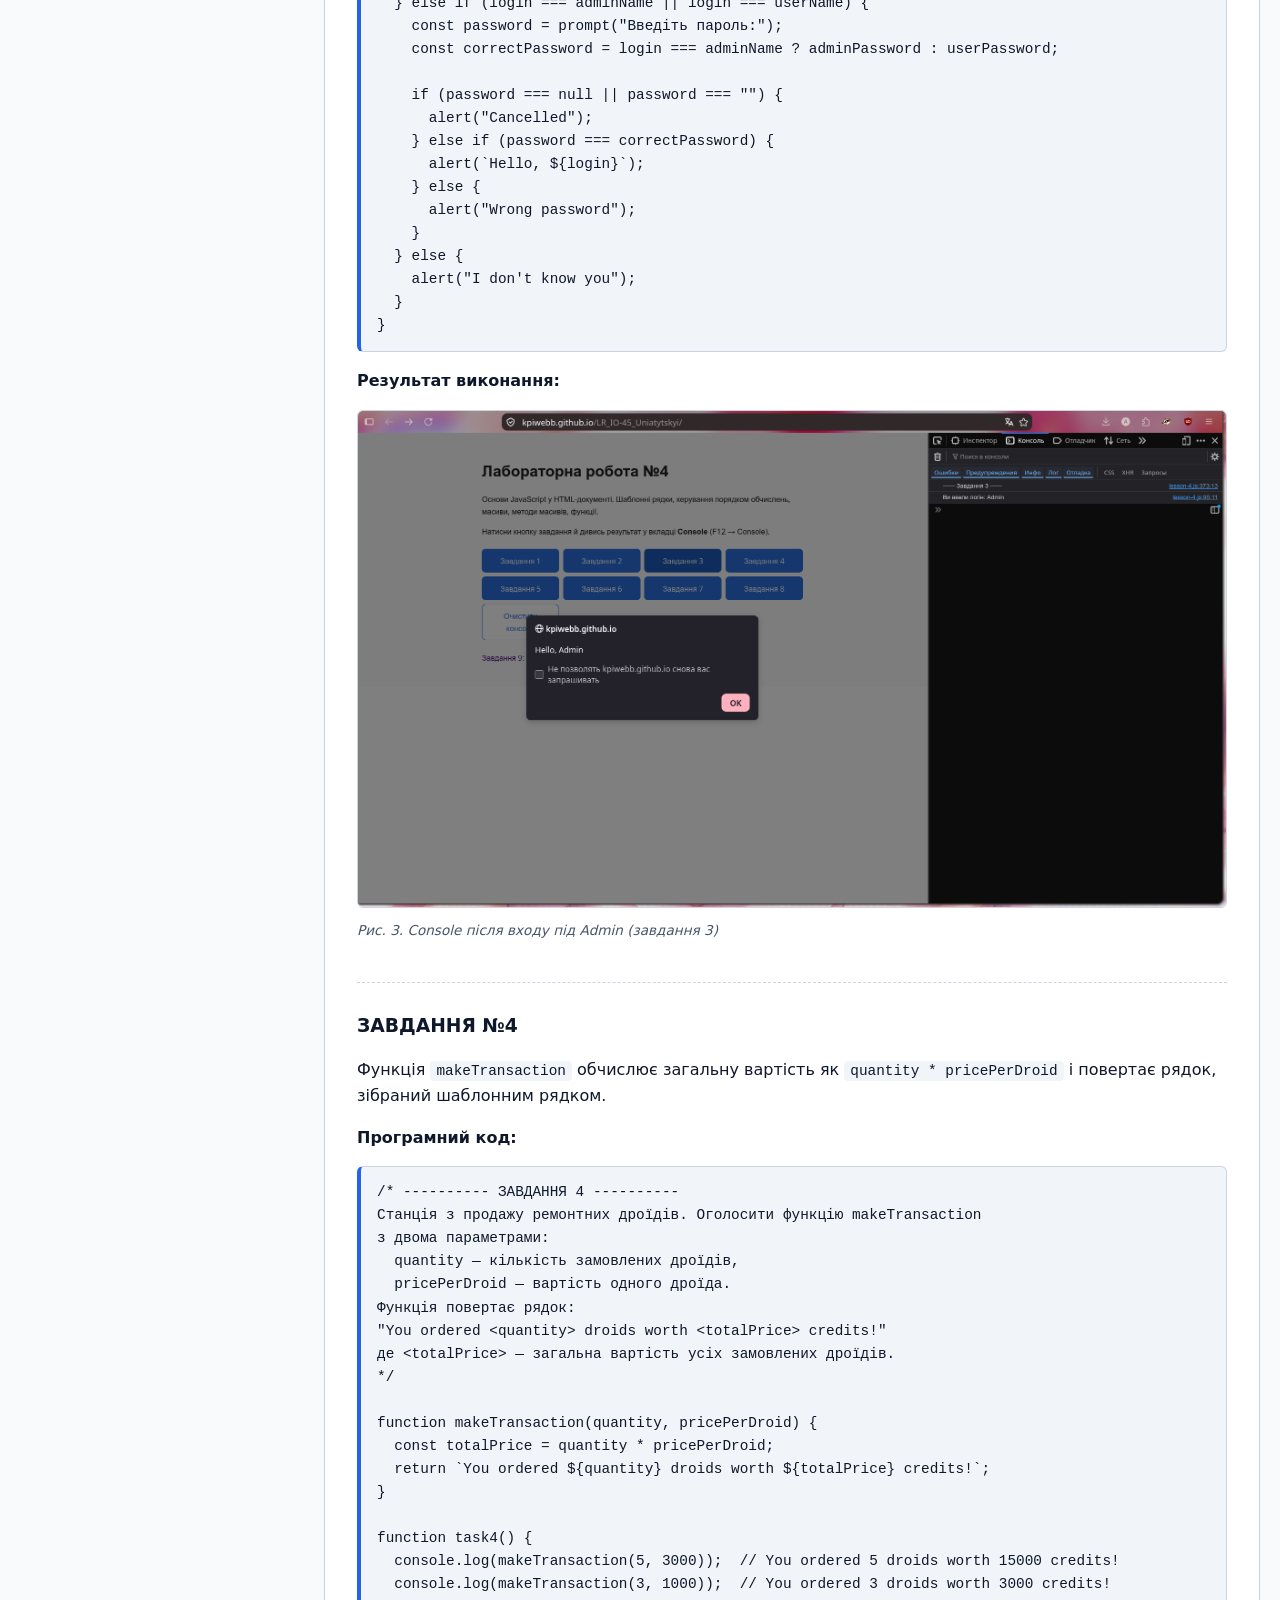
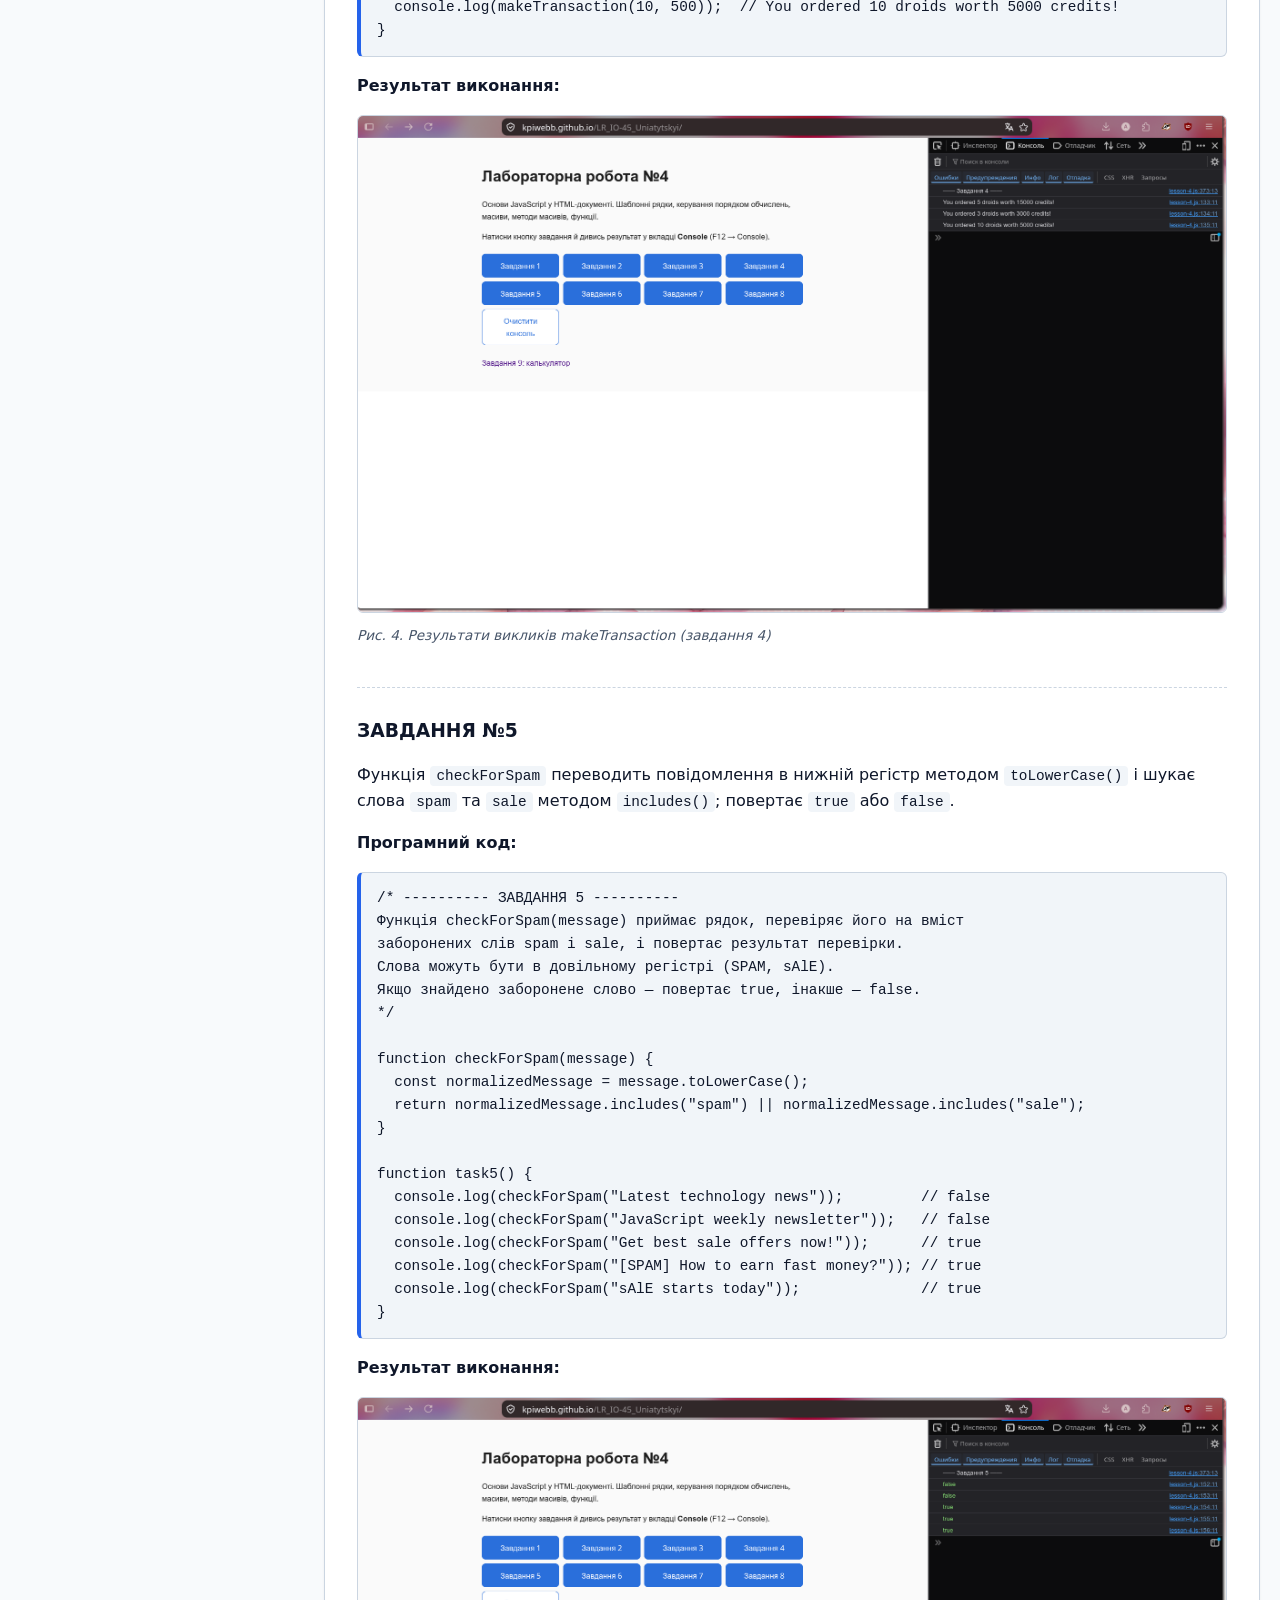
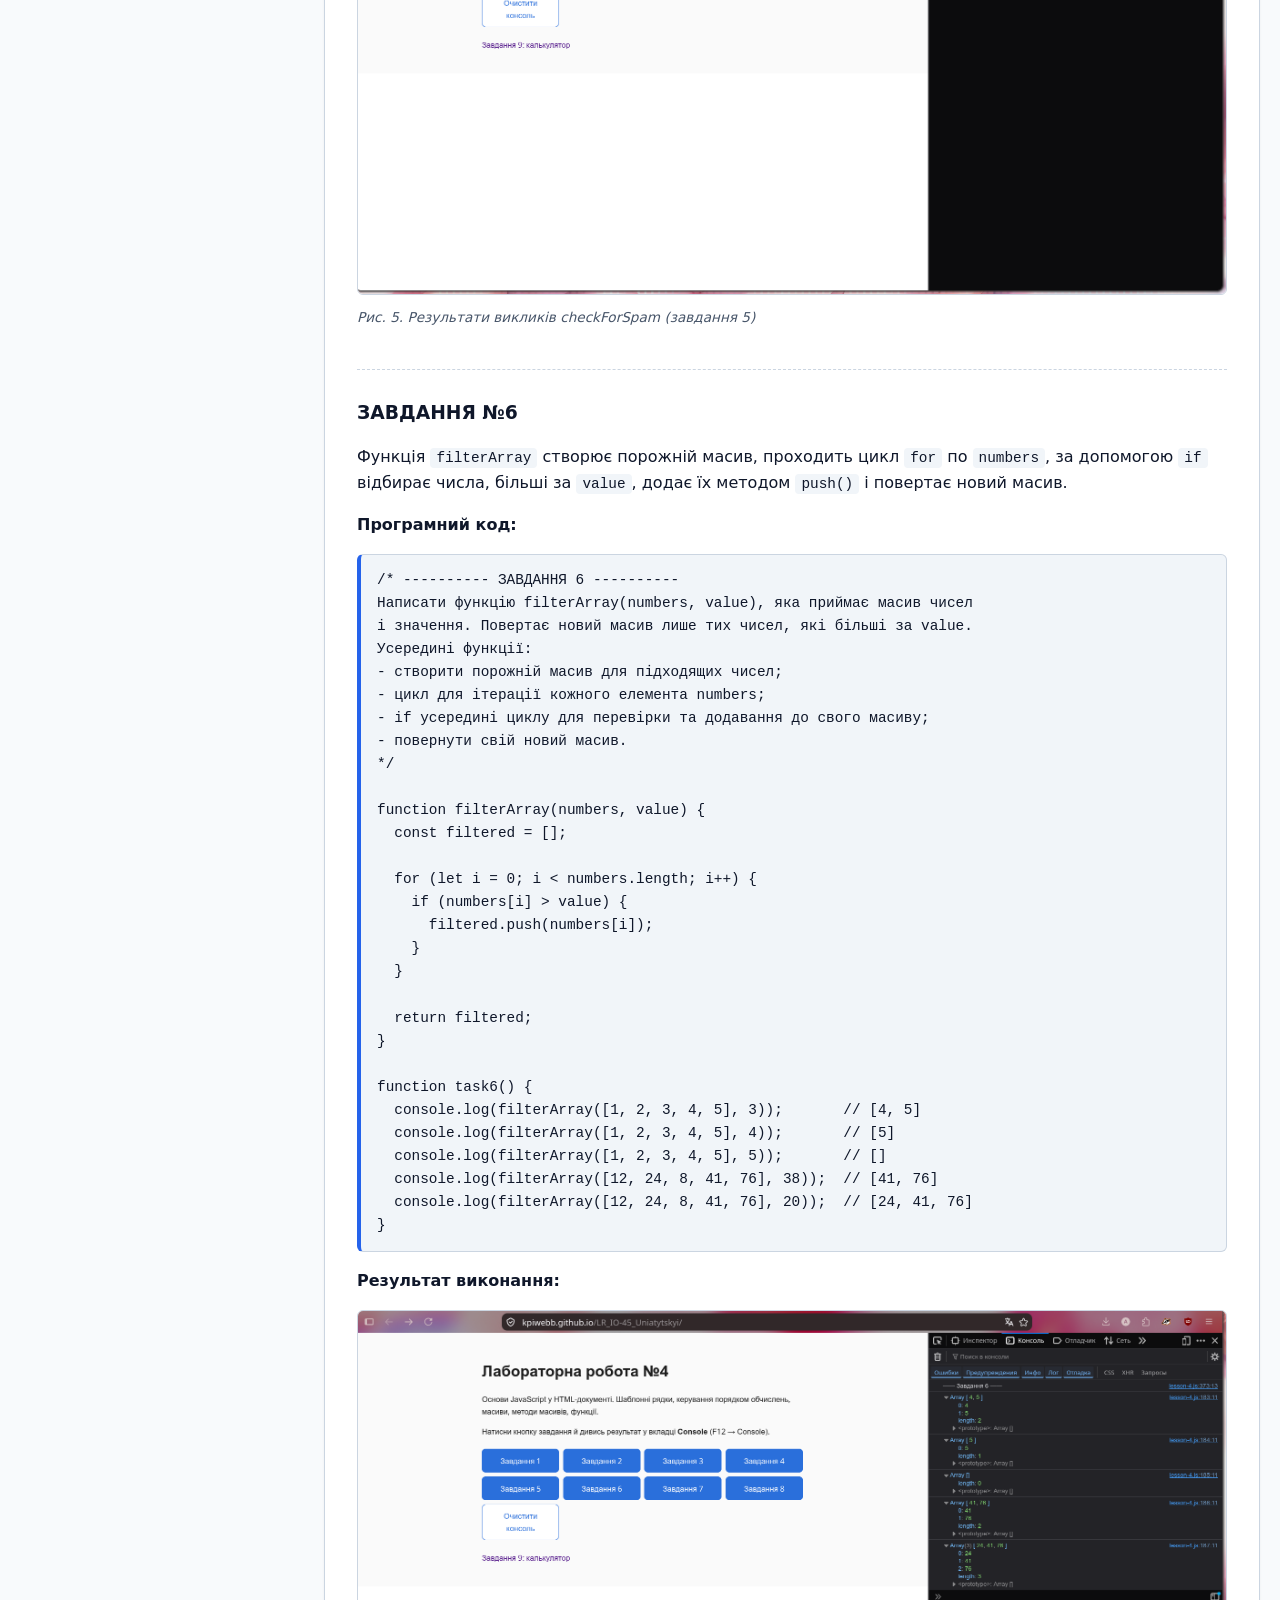
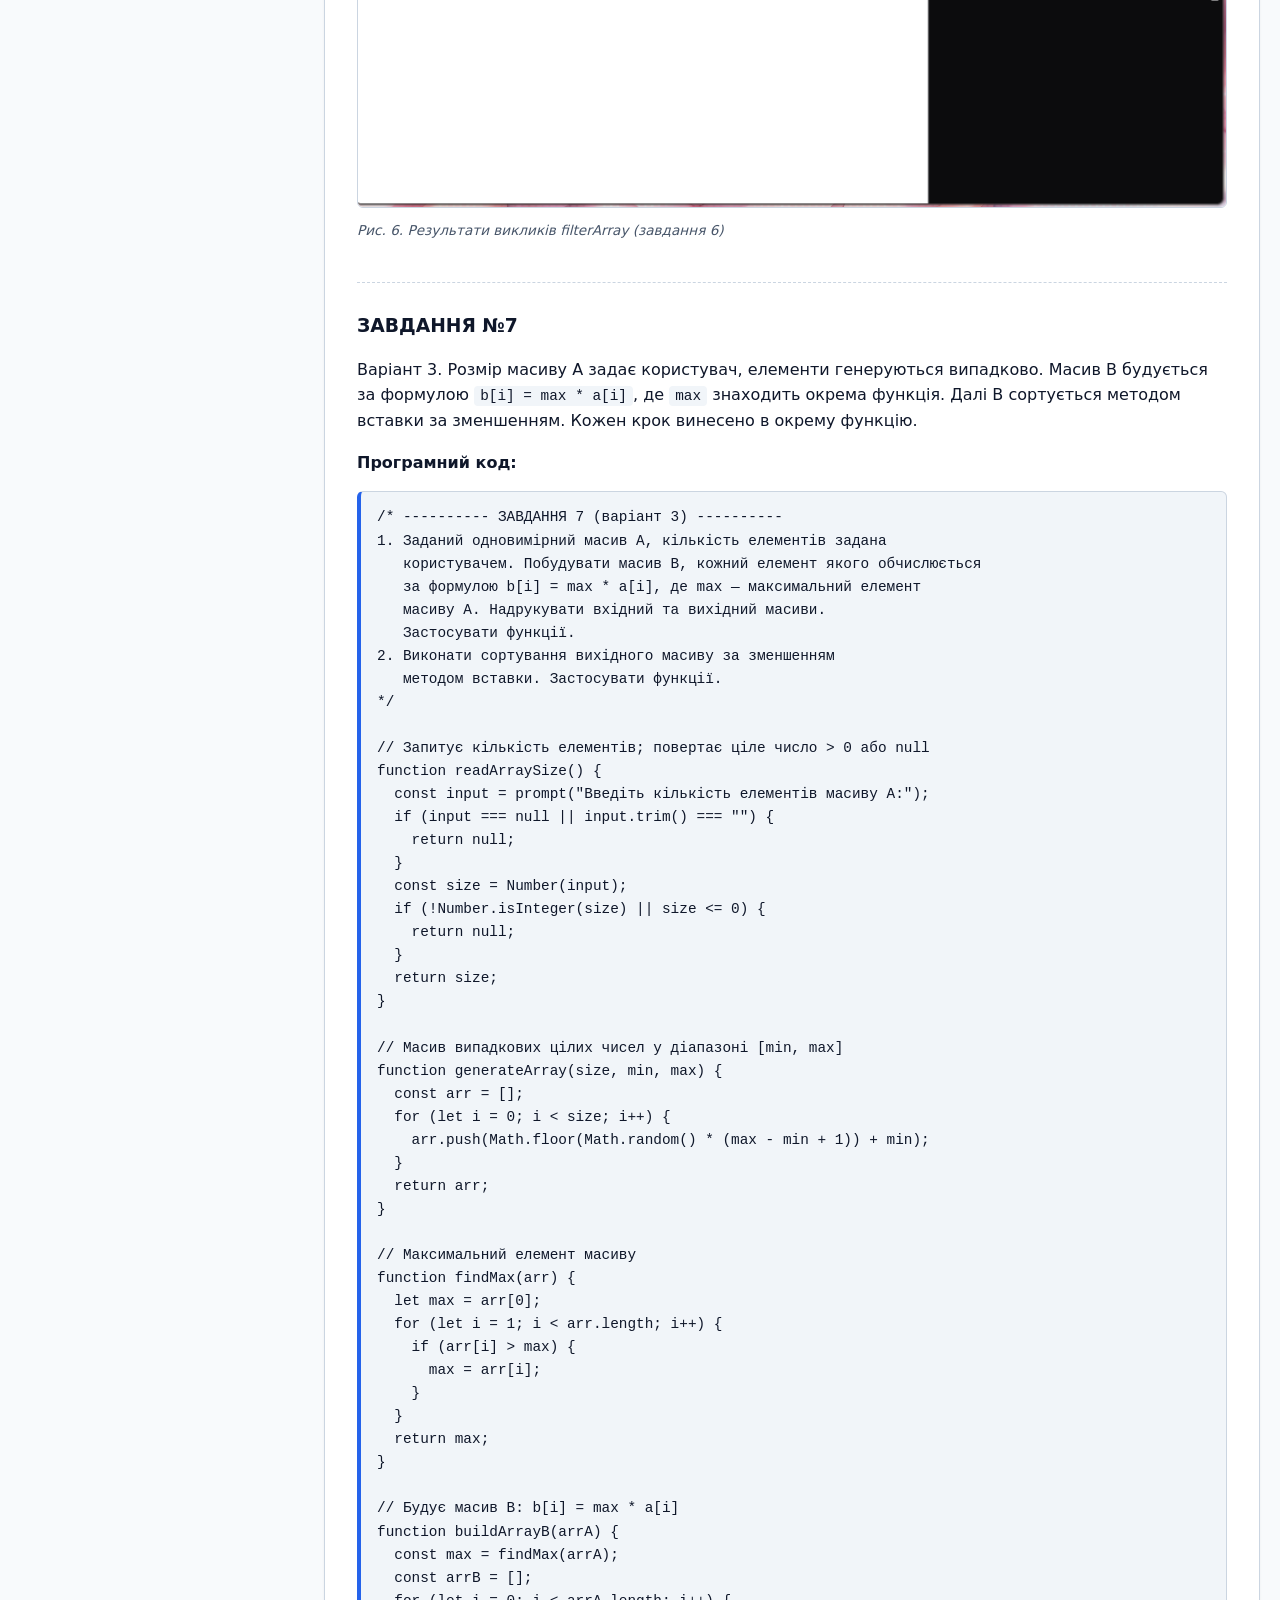
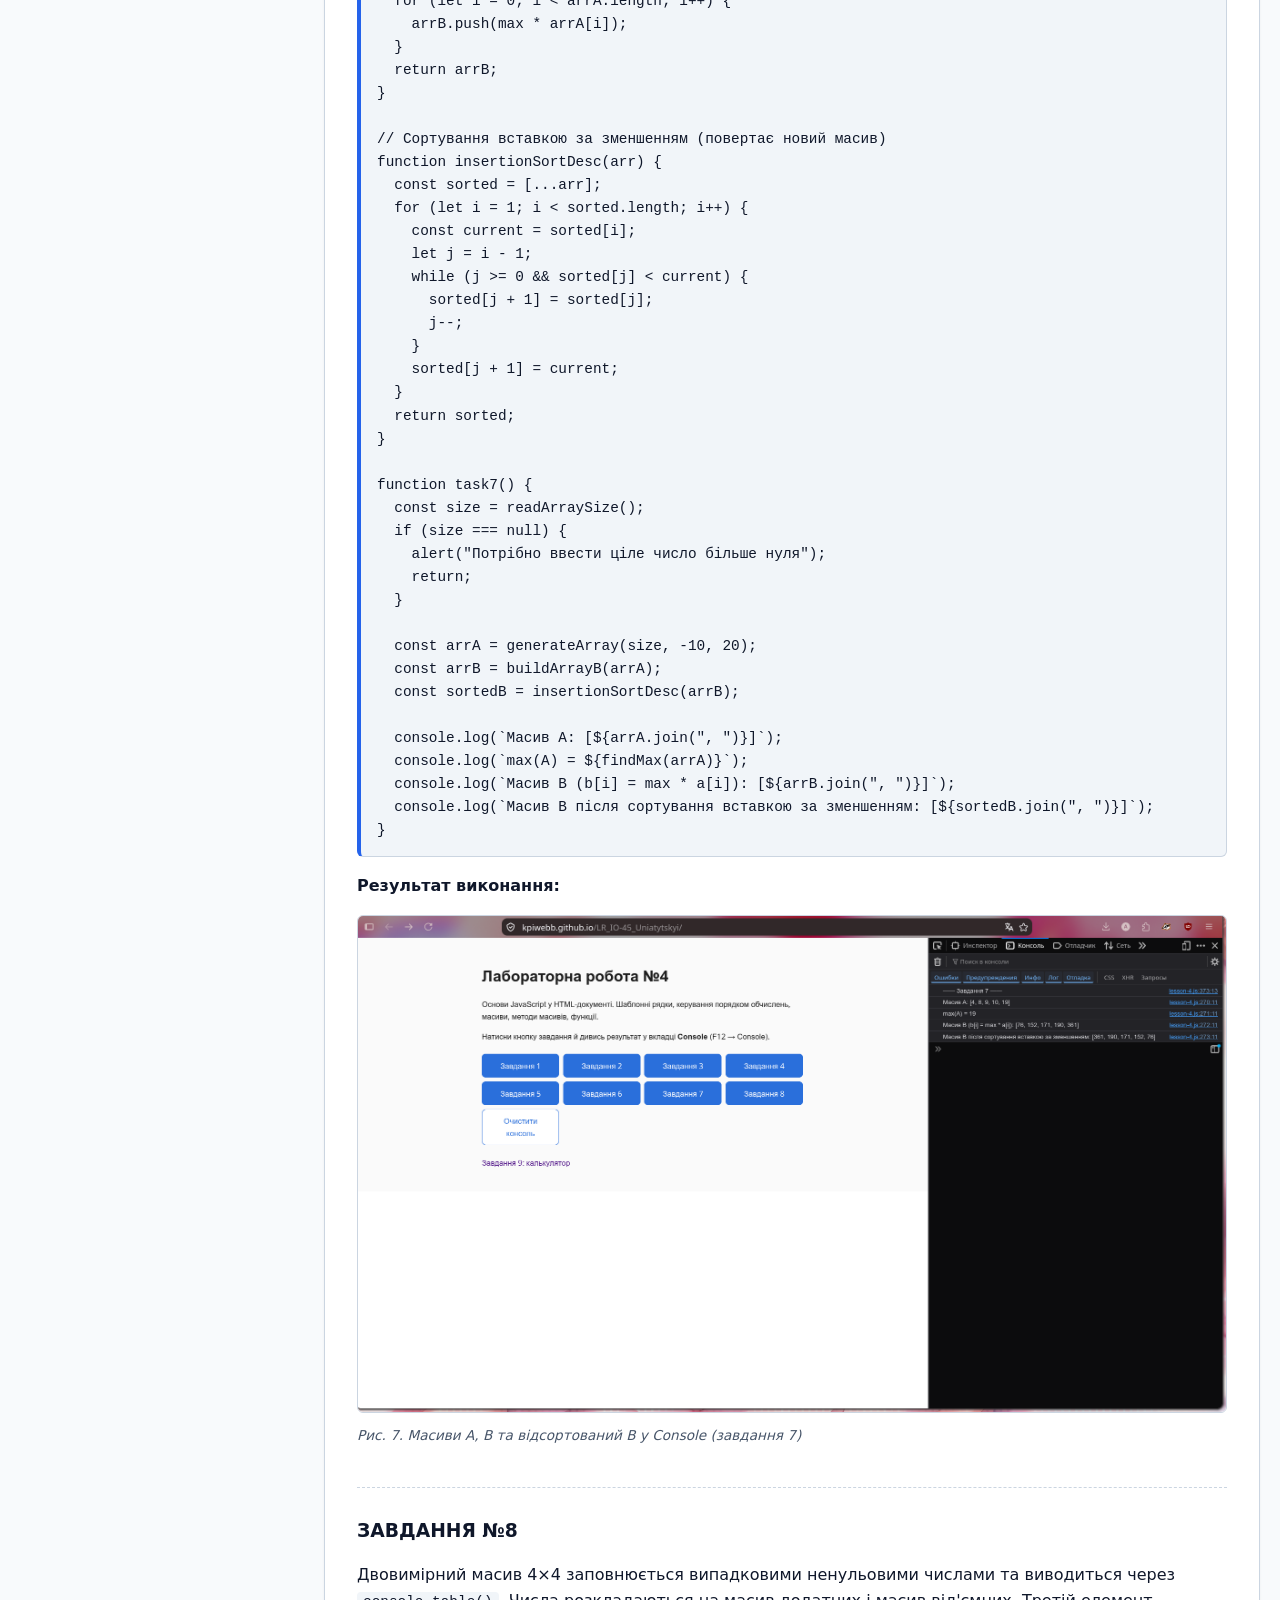
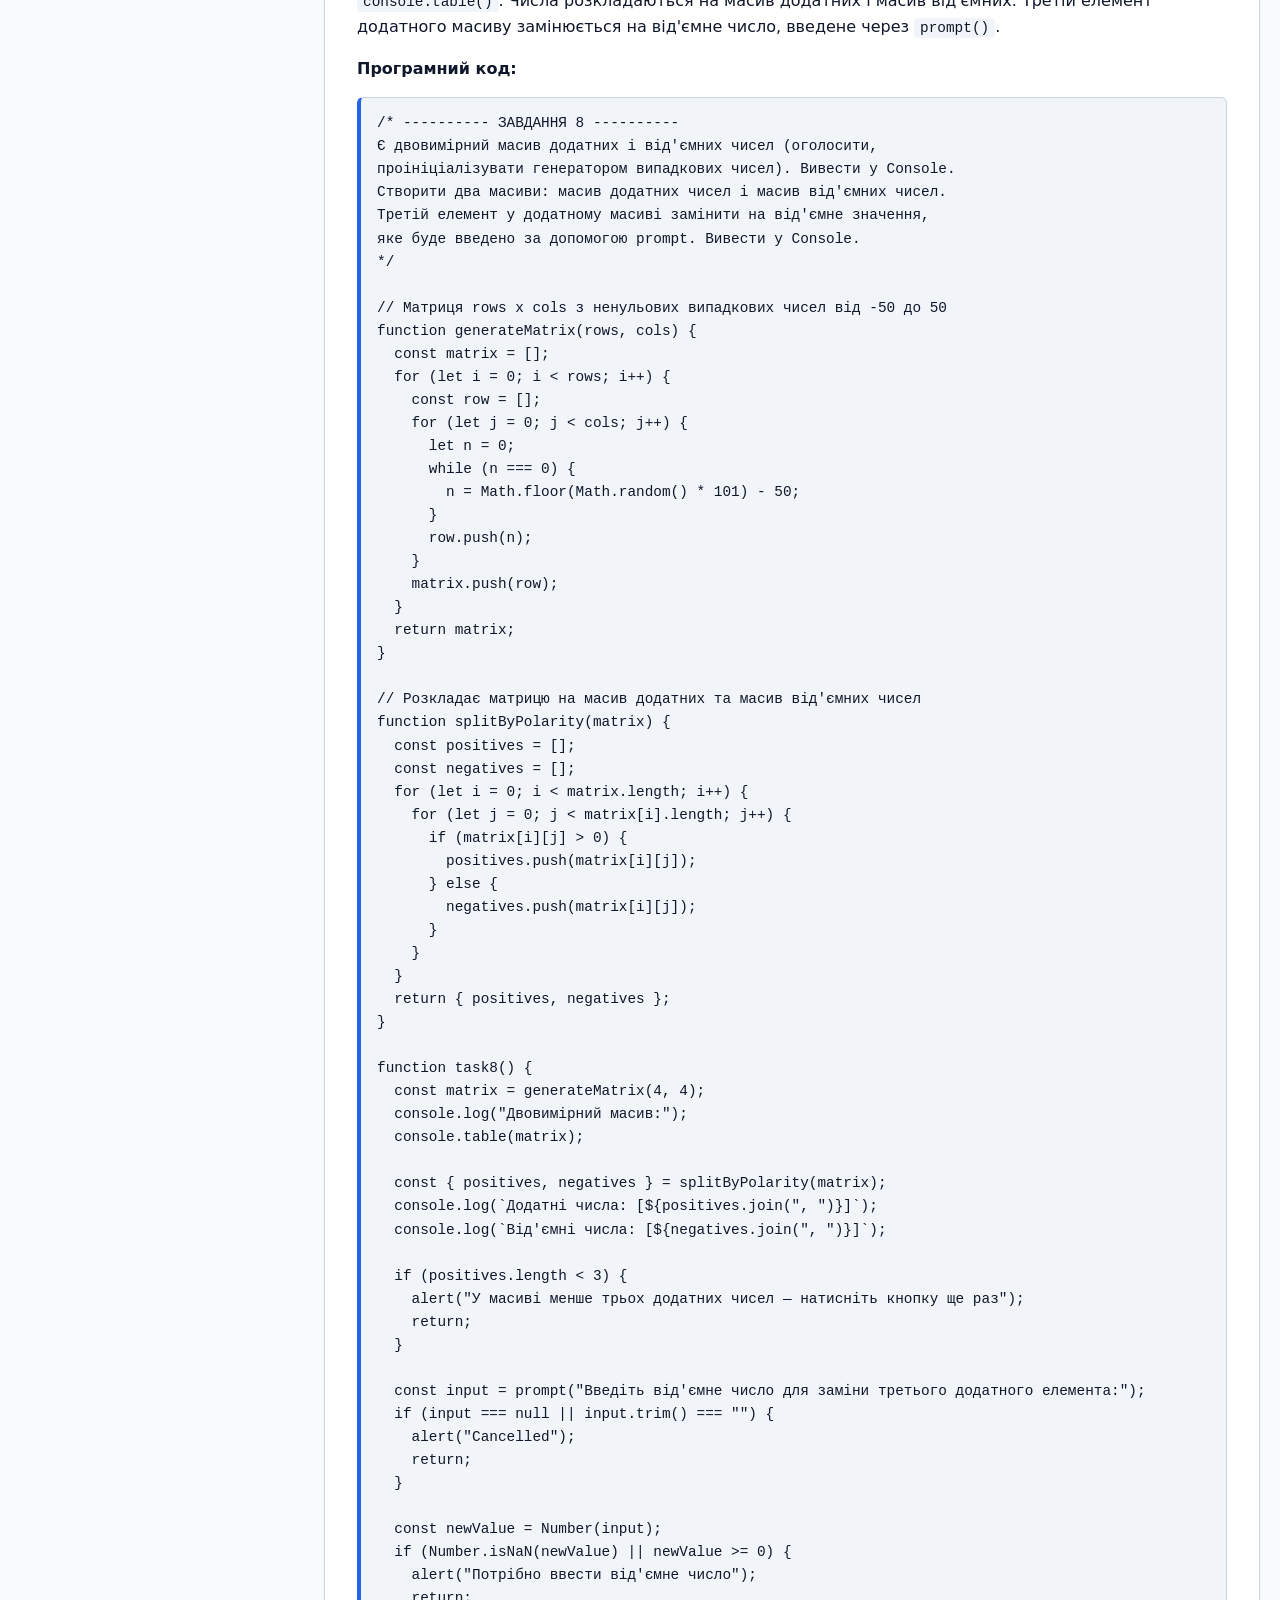
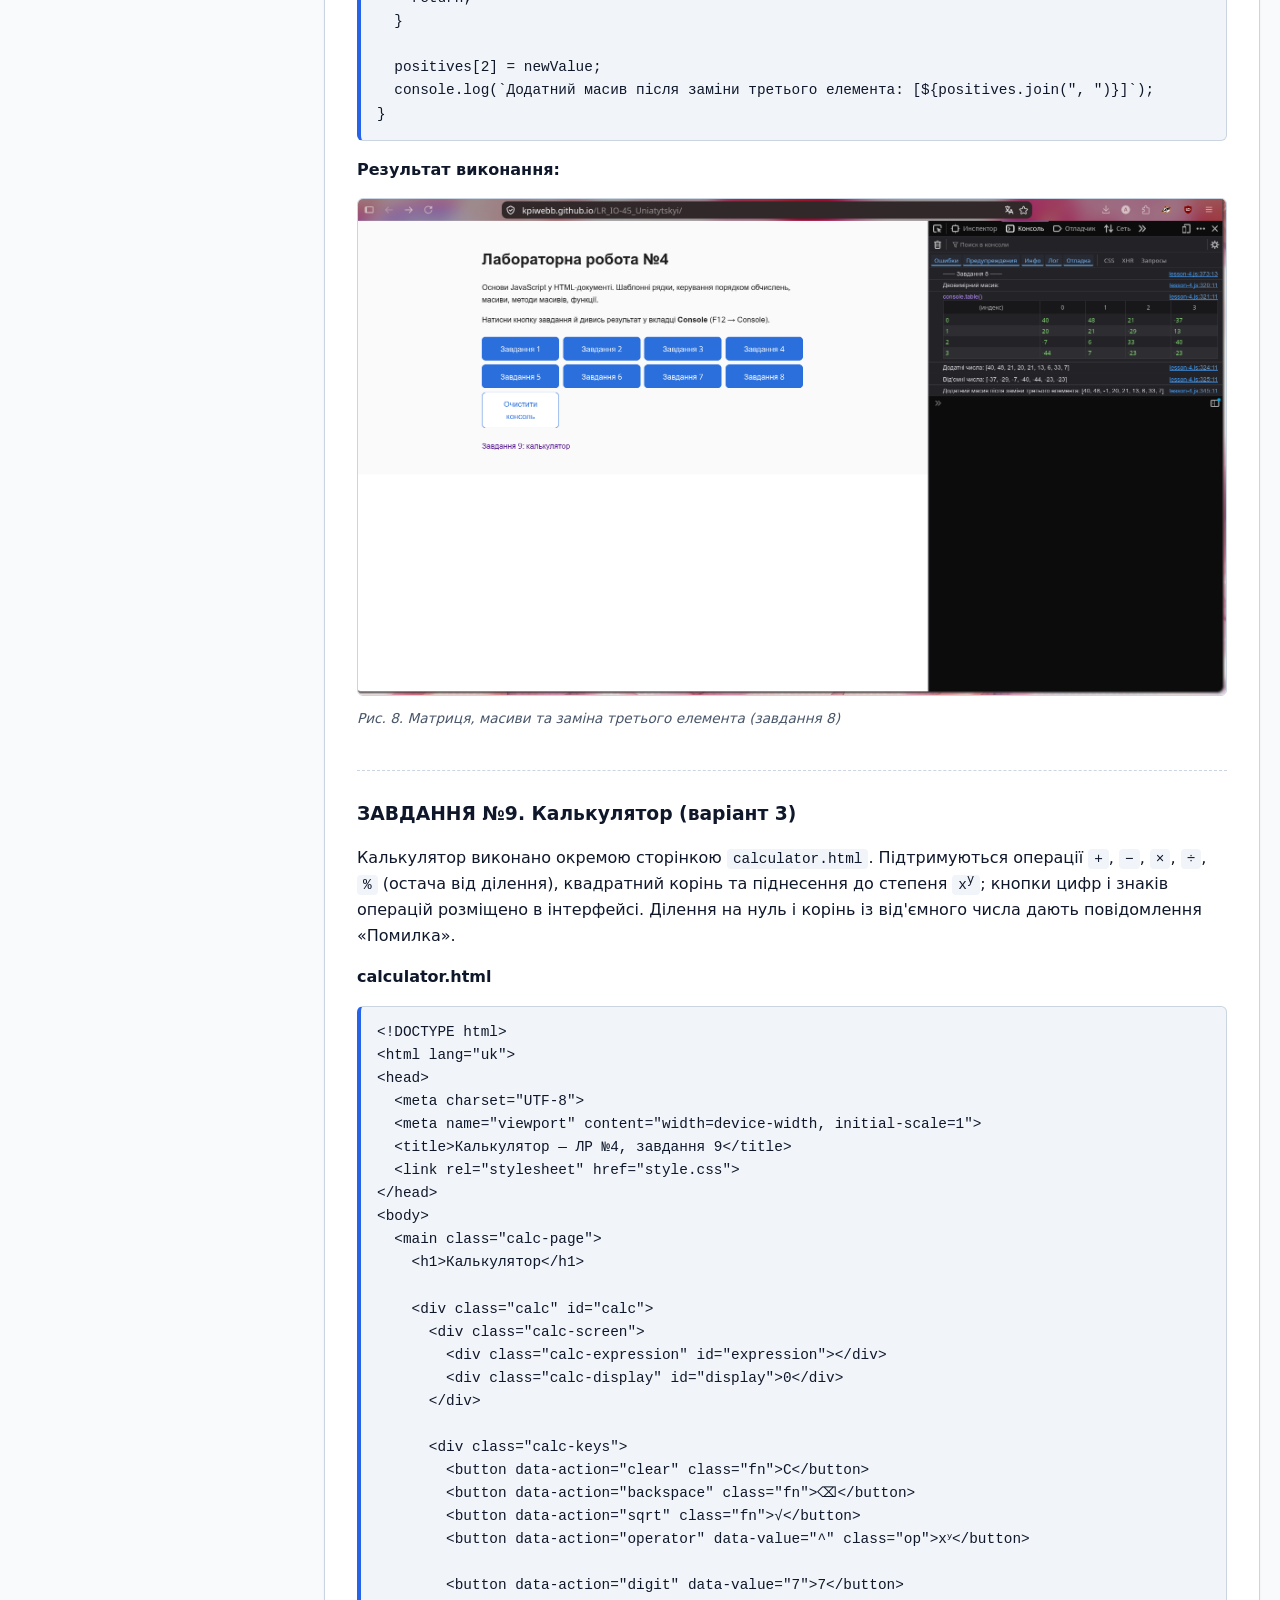
<file: lab4.html>
<!DOCTYPE html>
<html lang="uk">
<head>
    <meta charset="UTF-8">
    <meta name="viewport" content="width=device-width, initial-scale=1.0">
    <title>Звіт з лабораторної роботи №4</title>
    <link rel="stylesheet" href="css/report.css">
    <script src="js/report-shell.js" defer></script>
</head>
<body data-lab="4">

    <header id="report-header"></header>
    <nav id="labs-nav" aria-label="Навігація по лабораторних роботах"></nav>

    <div class="report-layout">
        <aside id="sidebar" class="sidebar" aria-label="Зміст звіту"></aside>

        <main class="main-content">
            <h2 style="text-align:center;">Звіт з Лабораторної роботи №4</h2>

            <section id="topic1" data-nav="Тема, Мета. Місце розташування сайту, звіту">
                <h3>Тема, мета. Місце розташування сайту, звіту</h3>
                <p><strong>Тема:</strong> ОСНОВИ JAVASCRIPT У HTML-ДОКУМЕНТІ. ШАБЛОНІ РЯДКИ. КЕРУВАННЯ ПОРЯДКОМ ОБЧИСЛЕНЬ. МАСИВИ. МЕТОДИ МАСИВІВ. ФУНКЦІЇ</p>
                <p><strong>Мета:</strong> придбати практичні навички роботи з конструкціями мови JavaScript, масивами та функціями у js-сценаріях. Реалізація програм засобами мови JavaScript.</p>
                <p><strong>Репозиторії:</strong></p>
                <ul>
                    <li><a href="https://github.com/KpiWebb/--45_appWEB-Uniatitskyi-Anton-FIOT-2026" target="_blank" rel="noopener noreferrer">Репозиторій власного WEB-застосунку</a></li>
                    <li><a href="https://github.com/KpiWebb/--45_appRECORD-Uniatitskyi-Anton-FIOT-2026" target="_blank" rel="noopener noreferrer">Репозиторій звітного HTML-документа</a></li>
                    <li><a href="https://github.com/KpiWebb/LR_IO-45_Uniatytskyi" target="_blank" rel="noopener noreferrer">Репозиторій WEB-застосунку із завданнями</a></li>
                </ul>
                <p><strong>Живі сторінки:</strong></p>
                <ul>
                    <li><a href="https://kpiwebb.github.io/--45_appWEB-Uniatitskyi-Anton-FIOT-2026/" target="_blank" rel="noopener noreferrer">Власний WEB-застосунок (TechStore, вікно авторизації)</a></li>
                    <li><a href="https://kpiwebb.github.io/--45_appRECORD-Uniatitskyi-Anton-FIOT-2026/lab4.html" target="_blank" rel="noopener noreferrer">Даний звіт (ЛР №4)</a></li>
                    <li><a href="https://kpiwebb.github.io/LR_IO-45_Uniatytskyi/index.html" target="_blank" rel="noopener noreferrer">WEB-застосунок із завданнями</a></li>
                </ul>
                <p>Номер у списку групи — 23 (непарна колонка завдань), варіант завдань №7 і №9 — 3.</p>
            </section>

            <section id="task1" data-nav="ЗАВДАННЯ №1">
                <h3>ЗАВДАННЯ №1</h3>
                <p>Значення вводиться через <code>prompt()</code>, виводиться в Console шаблонним рядком, після чого за допомогою <code>if / else if / else</code> визначається знак числа, а відповідь показується через <code>alert()</code>. Додано перевірки на Cancel, порожній рядок і нечислове введення.</p>
                <p><strong>Програмний код:</strong></p>
                <pre><code>/* ---------- ЗАВДАННЯ 1 ----------
Збережіть введене значення (метод prompt()) у змінну value.
Вивести це значення у Console, використовуючи шаблонний рядок.
Перевірити: введене значення від'ємне? Додатнє? Дорівнює нулю?
Відповідь вивести за допомогою alert().
Наприклад: при введенні 80 виведе «Число додатнє».
Підказка: при введенні значень не забудьте зробити ряд перевірок.
*/

function task1() {
  const value = prompt("Введіть число:");

  if (value === null || value.trim() === "") {
    // Cancel або порожній рядок
    alert("Ви нічого не ввели");
  } else if (Number.isNaN(Number(value))) {
    // Ввели текст, а не число
    alert("Це не число");
  } else {
    const num = Number(value);
    console.log(`Ви ввели: ${value}`);

    if (num > 0) {
      alert("Число додатнє");
    } else if (num < 0) {
      alert("Число від'ємне");
    } else {
      alert("Число дорівнює нулю");
    }
  }
}</code></pre>
                <p><strong>Результат виконання:</strong></p>
                <figure>
                    <img class="screenshot" src="img/lab4-task1.png" alt="Console, завдання 1">
                    <figcaption>Рис. 1. Console після введення числа 80 (завдання 1)</figcaption>
                </figure>
            </section>

            <section id="task2" data-nav="ЗАВДАННЯ №2">
                <h3>ЗАВДАННЯ №2</h3>
                <p>Значення від користувача порівнюється в <code>switch-case</code> зі строками <code>'1'</code>–<code>'4'</code>, результат записується у змінну <code>result</code> і виводиться в Console. Гілка <code>default</code> обробляє будь-яке інше введення.</p>
                <p><strong>Програмний код:</strong></p>
                <pre><code>/* ---------- ЗАВДАННЯ 2 ----------
Змінна number може набувати 4 значення: '1', '2', '3' або '4'
(запитувати через prompt). Якщо '1' — у змінну result записати 'зима',
якщо '2' — 'весна' і так далі. Розв'язати через switch-case.
Не забути про default на випадок іншого введення.
Значення змінної result вивести в консоль.
*/

function task2() {
  const number = prompt("Введіть номер пори року (1–4):");
  let result;

  switch (number === null ? null : number.trim()) {
    case "1":
      result = "зима";
      break;
    case "2":
      result = "весна";
      break;
    case "3":
      result = "літо";
      break;
    case "4":
      result = "осінь";
      break;
    default:
      result = "Невірне значення: потрібно ввести 1, 2, 3 або 4";
  }

  console.log(result);
}</code></pre>
                <p><strong>Результат виконання:</strong></p>
                <figure>
                    <img class="screenshot" src="img/lab4-task2.png" alt="Console, завдання 2">
                    <figcaption>Рис. 2. Console після введення числа 3 (завдання 2)</figcaption>
                </figure>
            </section>

            <section id="task3" data-nav="ЗАВДАННЯ №3">
                <h3>ЗАВДАННЯ №3</h3>
                <p>Оголошено пари логін/пароль для Admin і User. Логін запитується через <code>prompt()</code> і виводиться в Console шаблонним рядком; для відомого логіна запитується пароль, при збігу в <code>alert()</code> виводиться «Hello, …». Cancel або порожній ввід дають «Cancelled», невідомий логін — «I don't know you».</p>
                <p><strong>Програмний код:</strong></p>
                <pre><code>/* ---------- ЗАВДАННЯ 3 ----------
Є Admin та User з відповідними паролями (оголосити, проініціалізувати).
Запитати у користувача логін (prompt) і вивести результат у консоль
браузера, використовуючи шаблонний рядок.
Якщо вводить "Admin" — prompt запитує пароль. При вдалій ідентифікації
в alert вивести «Hello, Admin»; якщо нічого не ввели або натиснули
Cancel — в alert рядок "Cancelled"; в іншому випадку в alert
рядок "I don't know you".
Те саме виконати з User.
*/

function task3() {
  const adminName = "Admin";
  const adminPassword = "admin123";
  const userName = "User";
  const userPassword = "user123";

  const login = prompt("Введіть логін:");
  console.log(`Ви ввели логін: ${login}`);

  if (login === null || login.trim() === "") {
    // Cancel або порожній рядок
    alert("Cancelled");
  } else if (login === adminName || login === userName) {
    const password = prompt("Введіть пароль:");
    const correctPassword = login === adminName ? adminPassword : userPassword;

    if (password === null || password === "") {
      alert("Cancelled");
    } else if (password === correctPassword) {
      alert(`Hello, ${login}`);
    } else {
      alert("Wrong password");
    }
  } else {
    alert("I don't know you");
  }
}</code></pre>
                <p><strong>Результат виконання:</strong></p>
                <figure>
                    <img class="screenshot" src="img/lab4-task3.png" alt="Console, завдання 3">
                    <figcaption>Рис. 3. Console після входу під Admin (завдання 3)</figcaption>
                </figure>
            </section>

            <section id="task4" data-nav="ЗАВДАННЯ №4">
                <h3>ЗАВДАННЯ №4</h3>
                <p>Функція <code>makeTransaction</code> обчислює загальну вартість як <code>quantity * pricePerDroid</code> і повертає рядок, зібраний шаблонним рядком.</p>
                <p><strong>Програмний код:</strong></p>
                <pre><code>/* ---------- ЗАВДАННЯ 4 ----------
Станція з продажу ремонтних дроїдів. Оголосити функцію makeTransaction
з двома параметрами:
  quantity — кількість замовлених дроїдів,
  pricePerDroid — вартість одного дроїда.
Функція повертає рядок:
"You ordered &lt;quantity&gt; droids worth &lt;totalPrice&gt; credits!"
де &lt;totalPrice&gt; — загальна вартість усіх замовлених дроїдів.
*/

function makeTransaction(quantity, pricePerDroid) {
  const totalPrice = quantity * pricePerDroid;
  return `You ordered ${quantity} droids worth ${totalPrice} credits!`;
}

function task4() {
  console.log(makeTransaction(5, 3000));  // You ordered 5 droids worth 15000 credits!
  console.log(makeTransaction(3, 1000));  // You ordered 3 droids worth 3000 credits!
  console.log(makeTransaction(10, 500));  // You ordered 10 droids worth 5000 credits!
}</code></pre>
                <p><strong>Результат виконання:</strong></p>
                <figure>
                    <img class="screenshot" src="img/lab4-task4.png" alt="Console, завдання 4">
                    <figcaption>Рис. 4. Результати викликів makeTransaction (завдання 4)</figcaption>
                </figure>
            </section>

            <section id="task5" data-nav="ЗАВДАННЯ №5">
                <h3>ЗАВДАННЯ №5</h3>
                <p>Функція <code>checkForSpam</code> переводить повідомлення в нижній регістр методом <code>toLowerCase()</code> і шукає слова <code>spam</code> та <code>sale</code> методом <code>includes()</code>; повертає <code>true</code> або <code>false</code>.</p>
                <p><strong>Програмний код:</strong></p>
                <pre><code>/* ---------- ЗАВДАННЯ 5 ----------
Функція checkForSpam(message) приймає рядок, перевіряє його на вміст
заборонених слів spam і sale, і повертає результат перевірки.
Слова можуть бути в довільному регістрі (SPAM, sAlE).
Якщо знайдено заборонене слово — повертає true, інакше — false.
*/

function checkForSpam(message) {
  const normalizedMessage = message.toLowerCase();
  return normalizedMessage.includes("spam") || normalizedMessage.includes("sale");
}

function task5() {
  console.log(checkForSpam("Latest technology news"));         // false
  console.log(checkForSpam("JavaScript weekly newsletter"));   // false
  console.log(checkForSpam("Get best sale offers now!"));      // true
  console.log(checkForSpam("[SPAM] How to earn fast money?")); // true
  console.log(checkForSpam("sAlE starts today"));              // true
}</code></pre>
                <p><strong>Результат виконання:</strong></p>
                <figure>
                    <img class="screenshot" src="img/lab4-task5.png" alt="Console, завдання 5">
                    <figcaption>Рис. 5. Результати викликів checkForSpam (завдання 5)</figcaption>
                </figure>
            </section>

            <section id="task6" data-nav="ЗАВДАННЯ №6">
                <h3>ЗАВДАННЯ №6</h3>
                <p>Функція <code>filterArray</code> створює порожній масив, проходить цикл <code>for</code> по <code>numbers</code>, за допомогою <code>if</code> відбирає числа, більші за <code>value</code>, додає їх методом <code>push()</code> і повертає новий масив.</p>
                <p><strong>Програмний код:</strong></p>
                <pre><code>/* ---------- ЗАВДАННЯ 6 ----------
Написати функцію filterArray(numbers, value), яка приймає масив чисел
і значення. Повертає новий масив лише тих чисел, які більші за value.
Усередині функції:
- створити порожній масив для підходящих чисел;
- цикл для ітерації кожного елемента numbers;
- if усередині циклу для перевірки та додавання до свого масиву;
- повернути свій новий масив.
*/

function filterArray(numbers, value) {
  const filtered = [];

  for (let i = 0; i < numbers.length; i++) {
    if (numbers[i] > value) {
      filtered.push(numbers[i]);
    }
  }

  return filtered;
}

function task6() {
  console.log(filterArray([1, 2, 3, 4, 5], 3));       // [4, 5]
  console.log(filterArray([1, 2, 3, 4, 5], 4));       // [5]
  console.log(filterArray([1, 2, 3, 4, 5], 5));       // []
  console.log(filterArray([12, 24, 8, 41, 76], 38));  // [41, 76]
  console.log(filterArray([12, 24, 8, 41, 76], 20));  // [24, 41, 76]
}</code></pre>
                <p><strong>Результат виконання:</strong></p>
                <figure>
                    <img class="screenshot" src="img/lab4-task6.png" alt="Console, завдання 6">
                    <figcaption>Рис. 6. Результати викликів filterArray (завдання 6)</figcaption>
                </figure>
            </section>

            <section id="task7" data-nav="ЗАВДАННЯ №7">
                <h3>ЗАВДАННЯ №7</h3>
                <p>Варіант 3. Розмір масиву A задає користувач, елементи генеруються випадково. Масив B будується за формулою <code>b[i] = max * a[i]</code>, де <code>max</code> знаходить окрема функція. Далі B сортується методом вставки за зменшенням. Кожен крок винесено в окрему функцію.</p>
                <p><strong>Програмний код:</strong></p>
                <pre><code>/* ---------- ЗАВДАННЯ 7 (варіант 3) ----------
1. Заданий одновимірний масив A, кількість елементів задана
   користувачем. Побудувати масив B, кожний елемент якого обчислюється
   за формулою b[i] = max * a[i], де max — максимальний елемент
   масиву A. Надрукувати вхідний та вихідний масиви.
   Застосувати функції.
2. Виконати сортування вихідного масиву за зменшенням
   методом вставки. Застосувати функції.
*/

// Запитує кількість елементів; повертає ціле число > 0 або null
function readArraySize() {
  const input = prompt("Введіть кількість елементів масиву A:");
  if (input === null || input.trim() === "") {
    return null;
  }
  const size = Number(input);
  if (!Number.isInteger(size) || size <= 0) {
    return null;
  }
  return size;
}

// Масив випадкових цілих чисел у діапазоні [min, max]
function generateArray(size, min, max) {
  const arr = [];
  for (let i = 0; i < size; i++) {
    arr.push(Math.floor(Math.random() * (max - min + 1)) + min);
  }
  return arr;
}

// Максимальний елемент масиву
function findMax(arr) {
  let max = arr[0];
  for (let i = 1; i < arr.length; i++) {
    if (arr[i] > max) {
      max = arr[i];
    }
  }
  return max;
}

// Будує масив B: b[i] = max * a[i]
function buildArrayB(arrA) {
  const max = findMax(arrA);
  const arrB = [];
  for (let i = 0; i < arrA.length; i++) {
    arrB.push(max * arrA[i]);
  }
  return arrB;
}

// Сортування вставкою за зменшенням (повертає новий масив)
function insertionSortDesc(arr) {
  const sorted = [...arr];
  for (let i = 1; i < sorted.length; i++) {
    const current = sorted[i];
    let j = i - 1;
    while (j >= 0 && sorted[j] < current) {
      sorted[j + 1] = sorted[j];
      j--;
    }
    sorted[j + 1] = current;
  }
  return sorted;
}

function task7() {
  const size = readArraySize();
  if (size === null) {
    alert("Потрібно ввести ціле число більше нуля");
    return;
  }

  const arrA = generateArray(size, -10, 20);
  const arrB = buildArrayB(arrA);
  const sortedB = insertionSortDesc(arrB);

  console.log(`Масив A: [${arrA.join(", ")}]`);
  console.log(`max(A) = ${findMax(arrA)}`);
  console.log(`Масив B (b[i] = max * a[i]): [${arrB.join(", ")}]`);
  console.log(`Масив B після сортування вставкою за зменшенням: [${sortedB.join(", ")}]`);
}</code></pre>
                <p><strong>Результат виконання:</strong></p>
                <figure>
                    <img class="screenshot" src="img/lab4-task7.png" alt="Console, завдання 7">
                    <figcaption>Рис. 7. Масиви A, B та відсортований B у Console (завдання 7)</figcaption>
                </figure>
            </section>

            <section id="task8" data-nav="ЗАВДАННЯ №8">
                <h3>ЗАВДАННЯ №8</h3>
                <p>Двовимірний масив 4×4 заповнюється випадковими ненульовими числами та виводиться через <code>console.table()</code>. Числа розкладаються на масив додатних і масив від'ємних. Третій елемент додатного масиву замінюється на від'ємне число, введене через <code>prompt()</code>.</p>
                <p><strong>Програмний код:</strong></p>
                <pre><code>/* ---------- ЗАВДАННЯ 8 ----------
Є двовимірний масив додатних і від'ємних чисел (оголосити,
проініціалізувати генератором випадкових чисел). Вивести у Console.
Створити два масиви: масив додатних чисел і масив від'ємних чисел.
Третій елемент у додатному масиві замінити на від'ємне значення,
яке буде введено за допомогою prompt. Вивести у Console.
*/

// Матриця rows x cols з ненульових випадкових чисел від -50 до 50
function generateMatrix(rows, cols) {
  const matrix = [];
  for (let i = 0; i < rows; i++) {
    const row = [];
    for (let j = 0; j < cols; j++) {
      let n = 0;
      while (n === 0) {
        n = Math.floor(Math.random() * 101) - 50;
      }
      row.push(n);
    }
    matrix.push(row);
  }
  return matrix;
}

// Розкладає матрицю на масив додатних та масив від'ємних чисел
function splitByPolarity(matrix) {
  const positives = [];
  const negatives = [];
  for (let i = 0; i < matrix.length; i++) {
    for (let j = 0; j < matrix[i].length; j++) {
      if (matrix[i][j] > 0) {
        positives.push(matrix[i][j]);
      } else {
        negatives.push(matrix[i][j]);
      }
    }
  }
  return { positives, negatives };
}

function task8() {
  const matrix = generateMatrix(4, 4);
  console.log("Двовимірний масив:");
  console.table(matrix);

  const { positives, negatives } = splitByPolarity(matrix);
  console.log(`Додатні числа: [${positives.join(", ")}]`);
  console.log(`Від'ємні числа: [${negatives.join(", ")}]`);

  if (positives.length < 3) {
    alert("У масиві менше трьох додатних чисел — натисніть кнопку ще раз");
    return;
  }

  const input = prompt("Введіть від'ємне число для заміни третього додатного елемента:");
  if (input === null || input.trim() === "") {
    alert("Cancelled");
    return;
  }

  const newValue = Number(input);
  if (Number.isNaN(newValue) || newValue >= 0) {
    alert("Потрібно ввести від'ємне число");
    return;
  }

  positives[2] = newValue;
  console.log(`Додатний масив після заміни третього елемента: [${positives.join(", ")}]`);
}</code></pre>
                <p><strong>Результат виконання:</strong></p>
                <figure>
                    <img class="screenshot" src="img/lab4-task8.png" alt="Console, завдання 8">
                    <figcaption>Рис. 8. Матриця, масиви та заміна третього елемента (завдання 8)</figcaption>
                </figure>
            </section>

            <section id="task9" data-nav="ЗАВДАННЯ №9. Калькулятор">
                <h3>ЗАВДАННЯ №9. Калькулятор (варіант 3)</h3>
                <p>Калькулятор виконано окремою сторінкою <code>calculator.html</code>. Підтримуються операції <code>+</code>, <code>−</code>, <code>×</code>, <code>÷</code>, <code>%</code> (остача від ділення), квадратний корінь та піднесення до степеня <code>x<sup>y</sup></code>; кнопки цифр і знаків операцій розміщено в інтерфейсі. Ділення на нуль і корінь із від'ємного числа дають повідомлення «Помилка».</p>
                <p><strong>calculator.html</strong></p>
                <pre><code>&lt;!DOCTYPE html&gt;
&lt;html lang="uk"&gt;
&lt;head&gt;
  &lt;meta charset="UTF-8"&gt;
  &lt;meta name="viewport" content="width=device-width, initial-scale=1"&gt;
  &lt;title&gt;Калькулятор — ЛР №4, завдання 9&lt;/title&gt;
  &lt;link rel="stylesheet" href="style.css"&gt;
&lt;/head&gt;
&lt;body&gt;
  &lt;main class="calc-page"&gt;
    &lt;h1&gt;Калькулятор&lt;/h1&gt;

    &lt;div class="calc" id="calc"&gt;
      &lt;div class="calc-screen"&gt;
        &lt;div class="calc-expression" id="expression"&gt;&lt;/div&gt;
        &lt;div class="calc-display" id="display"&gt;0&lt;/div&gt;
      &lt;/div&gt;

      &lt;div class="calc-keys"&gt;
        &lt;button data-action="clear" class="fn"&gt;C&lt;/button&gt;
        &lt;button data-action="backspace" class="fn"&gt;⌫&lt;/button&gt;
        &lt;button data-action="sqrt" class="fn"&gt;√&lt;/button&gt;
        &lt;button data-action="operator" data-value="^" class="op"&gt;xʸ&lt;/button&gt;

        &lt;button data-action="digit" data-value="7"&gt;7&lt;/button&gt;
        &lt;button data-action="digit" data-value="8"&gt;8&lt;/button&gt;
        &lt;button data-action="digit" data-value="9"&gt;9&lt;/button&gt;
        &lt;button data-action="operator" data-value="/" class="op"&gt;÷&lt;/button&gt;

        &lt;button data-action="digit" data-value="4"&gt;4&lt;/button&gt;
        &lt;button data-action="digit" data-value="5"&gt;5&lt;/button&gt;
        &lt;button data-action="digit" data-value="6"&gt;6&lt;/button&gt;
        &lt;button data-action="operator" data-value="*" class="op"&gt;×&lt;/button&gt;

        &lt;button data-action="digit" data-value="1"&gt;1&lt;/button&gt;
        &lt;button data-action="digit" data-value="2"&gt;2&lt;/button&gt;
        &lt;button data-action="digit" data-value="3"&gt;3&lt;/button&gt;
        &lt;button data-action="operator" data-value="-" class="op"&gt;−&lt;/button&gt;

        &lt;button data-action="digit" data-value="0"&gt;0&lt;/button&gt;
        &lt;button data-action="dot"&gt;.&lt;/button&gt;
        &lt;button data-action="operator" data-value="%" class="op"&gt;%&lt;/button&gt;
        &lt;button data-action="operator" data-value="+" class="op"&gt;+&lt;/button&gt;

        &lt;button data-action="sign" class="fn"&gt;±&lt;/button&gt;
        &lt;button data-action="equals" class="eq"&gt;=&lt;/button&gt;
      &lt;/div&gt;
    &lt;/div&gt;

    &lt;p&gt;&lt;a href="index.html"&gt;← До завдань 1–8&lt;/a&gt;&lt;/p&gt;
  &lt;/main&gt;

  &lt;script src="js/calculator.js"&gt;&lt;/script&gt;
&lt;/body&gt;
&lt;/html&gt;</code></pre>
                <p><strong>js/calculator.js</strong></p>
                <pre><code>/* ---------- ЗАВДАННЯ 9 (варіант 3) ----------
Калькулятор мовою JavaScript.
Обов'язкові операції: +, -, *, /, %, корінь квадратний, x^y.
Кнопки з цифрами та знаками операцій мають бути доступні в інтерфейсі.
*/

const displayEl = document.getElementById("display");
const expressionEl = document.getElementById("expression");

const SYMBOLS = { "+": "+", "-": "−", "*": "×", "/": "÷", "%": "mod", "^": "^" };

let current = "0";     // число, яке зараз на екрані
let previous = null;   // перший операнд
let operator = null;   // обрана операція
let waiting = false;   // true — наступна цифра починає нове число
let hasError = false;

function format(n) {
  return String(parseFloat(n.toPrecision(12)));
}

function render() {
  displayEl.textContent = current;
  expressionEl.textContent =
    previous !== null && operator ? `${format(previous)} ${SYMBOLS[operator]}` : "";
}

function setError() {
  current = "Помилка";
  previous = null;
  operator = null;
  hasError = true;
  waiting = true;
}

function compute(a, b, op) {
  switch (op) {
    case "+": return a + b;
    case "-": return a - b;
    case "*": return a * b;
    case "/": return b === 0 ? NaN : a / b;
    case "%": return b === 0 ? NaN : a % b;
    case "^": return Math.pow(a, b);
    default: return NaN;
  }
}

function clearAll() {
  current = "0";
  previous = null;
  operator = null;
  waiting = false;
  hasError = false;
}

function inputDigit(d) {
  if (hasError) clearAll();
  if (waiting) {
    current = d;
    waiting = false;
  } else {
    current = current === "0" ? d : current + d;
  }
}

function inputDot() {
  if (hasError) clearAll();
  if (waiting) {
    current = "0.";
    waiting = false;
  } else if (!current.includes(".")) {
    current += ".";
  }
}

function chooseOperator(op) {
  if (hasError) return;
  const value = parseFloat(current);

  if (operator && !waiting) {
    // ланцюжок операцій: 2 + 3 × ... → спочатку рахуємо 2 + 3
    const res = compute(previous, value, operator);
    if (!Number.isFinite(res)) return setError();
    previous = res;
    current = format(res);
  } else if (!operator) {
    previous = value;
  }

  operator = op;
  waiting = true;
}

function equals() {
  if (hasError || operator === null) return;
  const res = compute(previous, parseFloat(current), operator);
  if (!Number.isFinite(res)) return setError();
  current = format(res);
  previous = null;
  operator = null;
  waiting = true;
}

function squareRoot() {
  if (hasError) return;
  const value = parseFloat(current);
  if (value < 0) return setError();
  current = format(Math.sqrt(value));
  waiting = true;
}

function toggleSign() {
  if (hasError || current === "0") return;
  current = current.startsWith("-") ? current.slice(1) : "-" + current;
}

function backspace() {
  if (hasError || waiting) return;
  const isSingle = current.length === 1 || (current.length === 2 && current.startsWith("-"));
  current = isSingle ? "0" : current.slice(0, -1);
}

document.getElementById("calc").addEventListener("click", (event) => {
  const btn = event.target.closest("button");
  if (!btn) return;

  const { action, value } = btn.dataset;
  switch (action) {
    case "digit": inputDigit(value); break;
    case "dot": inputDot(); break;
    case "operator": chooseOperator(value); break;
    case "equals": equals(); break;
    case "sqrt": squareRoot(); break;
    case "sign": toggleSign(); break;
    case "backspace": backspace(); break;
    case "clear": clearAll(); break;
  }
  render();
});

render();</code></pre>
                <p><strong>CSS калькулятора (style.css)</strong></p>
                <pre><code>/* ---------- Калькулятор (завдання 9) ---------- */
.calc {
  max-width: 20rem;
  padding: 1rem;
  border: 1px solid #c9c9c9;
  border-radius: 0.75rem;
  background: #fff;
}

.calc-screen {
  min-height: 4.5rem;
  margin-bottom: 0.75rem;
  padding: 0.5rem 0.75rem;
  text-align: right;
  border-radius: 0.5rem;
  background: #f0f0f0;
  overflow: hidden;
}

.calc-expression {
  min-height: 1.25rem;
  font-size: 0.9rem;
  color: #666;
}

.calc-display {
  font-size: 2rem;
  font-variant-numeric: tabular-nums;
  overflow-wrap: anywhere;
}

.calc-keys {
  display: grid;
  grid-template-columns: repeat(4, 1fr);
  gap: 0.5rem;
}

.calc-keys button {
  padding: 0.8rem 0;
  font: inherit;
  font-size: 1.1rem;
  border: 1px solid #c9c9c9;
  border-radius: 0.5rem;
  background: #fafafa;
  cursor: pointer;
}

.calc-keys button:hover { background: #eee; }
.calc-keys button:focus-visible { outline: 2px solid #2a6fdb; outline-offset: 2px; }
.calc-keys .op { background: #e6eefc; }
.calc-keys .fn { background: #f3f0e6; }
.calc-keys .eq { grid-column: span 3; background: #2a6fdb; color: #fff; border-color: #2a6fdb; }
.calc-keys .eq:hover { background: #1f5bb8; }</code></pre>
                <p><strong>Результат виконання:</strong></p>
                <figure>
                    <img class="screenshot" src="img/lab4-task9.png" alt="Калькулятор">
                    <figcaption>Рис. 9. Калькулятор (завдання 9)</figcaption>
                </figure>
            </section>

            <section id="task10" data-nav="ЗАВДАННЯ №10. Вікно авторизації">
                <h3>ЗАВДАННЯ №10. Вікно авторизації у власному WEB-застосунку</h3>
                <p>У застосунок TechStore додано модальне вікно авторизації на елементі <code>&lt;dialog&gt;</code>. Скрипт <code>auth.js</code> будує вікно сам і перевіряє введені дані: email має відповідати формату <code>name@example.com</code>, пароль — містити щонайменше 8 символів, хоча б одну літеру й одну цифру та не містити пробілів. Помилки показуються під відповідним полем, невалідне поле підсвічується, є перемикач видимості пароля. Тими самими правилами перевіряється й форма реєстрації в сайдбарі.</p>
                <p><strong>Зміни в index.html:</strong></p>
                <pre><code>&lt;link rel="stylesheet" href="css/auth.css"&gt;

&lt;a href="#" class="header-link" data-open-login&gt;Увійти&lt;/a&gt;

&lt;script src="js/auth.js"&gt;&lt;/script&gt;</code></pre>
                <p><strong>js/auth.js</strong></p>
                <pre><code>/* ---------- ЗАВДАННЯ 10 ----------
У власному вебзастосунку створити вікно авторизації з перевіркою
на валідність введених даних.

Підключення до сторінки:
  &lt;link rel="stylesheet" href="auth.css"&gt;
  &lt;button data-open-login&gt;Увійти&lt;/button&gt;
  &lt;script src="auth.js"&gt;&lt;/script&gt;
Вікно будується скриптом само, окремої розмітки в HTML не потрібно.
*/

(function () {
  // #validators-start
  const EMAIL_RE = /^[^\s@]+@[^\s@]+\.[^\s@]{2,}$/;

  function validateEmail(value) {
    const email = value.trim();
    if (email === "") return "Введіть email";
    if (!EMAIL_RE.test(email)) return "Некоректний email. Приклад: name@example.com";
    return "";
  }

  function validatePassword(value) {
    if (value === "") return "Введіть пароль";
    if (/\s/.test(value)) return "Пароль не може містити пробіли";
    if (value.length < 8) return "Пароль має містити щонайменше 8 символів";
    if (!/[A-Za-zА-Яа-яІіЇїЄєҐґ]/.test(value)) return "Додайте хоча б одну літеру";
    if (!/\d/.test(value)) return "Додайте хоча б одну цифру";
    return "";
  }
  // #validators-end

  const TEMPLATE = `
    &lt;dialog class="auth-dialog" aria-labelledby="auth-title"&gt;
      &lt;form class="auth-form" novalidate&gt;
        &lt;div class="auth-head"&gt;
          &lt;h2 id="auth-title"&gt;Вхід до акаунта&lt;/h2&gt;
          &lt;button type="button" class="auth-close" aria-label="Закрити"&gt;×&lt;/button&gt;
        &lt;/div&gt;

        &lt;div class="auth-field"&gt;
          &lt;label for="auth-email"&gt;Email&lt;/label&gt;
          &lt;input id="auth-email" name="email" type="email" autocomplete="username"
                 placeholder="name@example.com" aria-describedby="auth-email-error"&gt;
          &lt;p class="auth-error" id="auth-email-error" aria-live="polite"&gt;&lt;/p&gt;
        &lt;/div&gt;

        &lt;div class="auth-field"&gt;
          &lt;label for="auth-password"&gt;Пароль&lt;/label&gt;
          &lt;div class="auth-pass"&gt;
            &lt;input id="auth-password" name="password" type="password"
                   autocomplete="current-password" aria-describedby="auth-password-error"&gt;
            &lt;button type="button" class="auth-toggle" aria-pressed="false"&gt;Показати&lt;/button&gt;
          &lt;/div&gt;
          &lt;p class="auth-error" id="auth-password-error" aria-live="polite"&gt;&lt;/p&gt;
        &lt;/div&gt;

        &lt;label class="auth-remember"&gt;
          &lt;input type="checkbox" name="remember"&gt; Запам’ятати мене
        &lt;/label&gt;

        &lt;button type="submit" class="auth-submit"&gt;Увійти&lt;/button&gt;
        &lt;p class="auth-status" role="status"&gt;&lt;/p&gt;
      &lt;/form&gt;
    &lt;/dialog&gt;`;

  document.body.insertAdjacentHTML("beforeend", TEMPLATE);

  const dialog = document.querySelector(".auth-dialog");
  const form = dialog.querySelector(".auth-form");
  const status = dialog.querySelector(".auth-status");
  const passInput = form.elements.password;

  const fields = [
    { input: form.elements.email, error: dialog.querySelector("#auth-email-error"), validate: validateEmail, touched: false },
    { input: passInput, error: dialog.querySelector("#auth-password-error"), validate: validatePassword, touched: false },
  ];

  function check(field) {
    const message = field.validate(field.input.value);
    field.error.textContent = message;
    field.input.setAttribute("aria-invalid", message ? "true" : "false");
    return message === "";
  }

  fields.forEach((field) => {
    field.input.addEventListener("blur", () => {
      field.touched = true;
      check(field);
    });
    field.input.addEventListener("input", () => {
      if (field.touched) check(field);
      status.textContent = "";
    });
  });

  form.addEventListener("submit", (event) => {
    event.preventDefault();
    const results = fields.map((field) => {
      field.touched = true;
      return check(field);
    });

    const firstInvalid = fields[results.indexOf(false)];
    if (firstInvalid) {
      firstInvalid.input.focus();
      status.textContent = "";
      return;
    }

    status.textContent = "Вхід виконано. Дані коректні (демо, без сервера).";
    status.classList.add("auth-status--ok");
    console.log(`Вхід: ${form.elements.email.value.trim()}`);
    setTimeout(() => dialog.close(), 1200);
  });

  dialog.querySelector(".auth-toggle").addEventListener("click", (event) => {
    const show = passInput.type === "password";
    passInput.type = show ? "text" : "password";
    event.currentTarget.textContent = show ? "Сховати" : "Показати";
    event.currentTarget.setAttribute("aria-pressed", String(show));
  });

  dialog.querySelector(".auth-close").addEventListener("click", () => dialog.close());

  // Клік по затемненню (поза формою) закриває вікно
  dialog.addEventListener("click", (event) => {
    if (event.target === dialog) dialog.close();
  });

  document.querySelectorAll("[data-open-login]").forEach((button) => {
    button.addEventListener("click", (event) => {
      event.preventDefault(); // для &lt;a href="#"&gt;, щоб сторінка не стрибала вгору
      form.reset();
      status.textContent = "";
      status.classList.remove("auth-status--ok");
      fields.forEach((field) => {
        field.touched = false;
        field.error.textContent = "";
        field.input.setAttribute("aria-invalid", "false");
      });
      dialog.showModal();
      fields[0].input.focus();
    });
  });

  // Форма реєстрації в сайдбарі. Live Server не вміє приймати POST (помилка 405),
  // тому відправку перехоплюємо й перевіряємо тими самими правилами.
  const registerForm = document.getElementById("register-form");
  if (registerForm) {
    const regEmail = registerForm.elements.email;
    const regPassword = registerForm.elements.password;

    [regEmail, regPassword].forEach((input) => {
      input.addEventListener("input", () => input.setCustomValidity(""));
    });

    registerForm.addEventListener("submit", (event) => {
      event.preventDefault();
      regEmail.setCustomValidity(validateEmail(regEmail.value));
      regPassword.setCustomValidity(validatePassword(regPassword.value));
      if (!registerForm.reportValidity()) return;

      alert(`Реєстрація успішна (демо, без сервера): ${regEmail.value.trim()}`);
      registerForm.reset();
    });
  }
})();</code></pre>
                <p><strong>css/auth.css</strong></p>
                <pre><code>/* Вікно авторизації TechStore (завдання 10).
   Підключати ПІСЛЯ style.css. Селектори з префіксом .auth-dialog
   мають вищу специфічність, ніж загальні правила сайту. */

.auth-dialog {
  width: min(24rem, 92vw);
  margin: auto; /* без цього * { margin: 0 } притискає вікно до кута */
  padding: 0;
  border: 1px solid #e0e0e0;
  border-radius: 10px;
  background: #fff;
  color: #333;
  box-shadow: 0 10px 30px rgba(0, 0, 0, 0.25);
}

.auth-dialog::backdrop { background: rgba(44, 62, 80, 0.6); }

.auth-dialog .auth-form {
  display: grid;
  gap: 1rem;
  padding: 1.5rem;
}

.auth-dialog .auth-head {
  display: flex;
  align-items: center;
  justify-content: space-between;
  padding-bottom: 5px;
  border-bottom: 2px solid #3498db;
}

.auth-dialog .auth-head h2 { font-size: 1.3rem; color: #2c3e50; }

.auth-dialog .auth-close {
  width: 2rem;
  height: 2rem;
  font-size: 1.5rem;
  line-height: 1;
  border: 0;
  border-radius: 4px;
  background: transparent;
  color: #2c3e50;
  cursor: pointer;
}
.auth-dialog .auth-close:hover { background: #ecf0f1; }

.auth-dialog .auth-field label {
  display: block;
  margin-bottom: 4px;
  font-size: 0.9rem;
}

.auth-dialog .auth-field input {
  width: 100%;
  margin: 0;
  padding: 0.7rem 0.8rem;
  font: inherit;
  border: 2px solid #ccc;
  border-radius: 4px;
  outline: none;
  transition: border-color 0.3s;
}
.auth-dialog .auth-field input:focus { border-color: #3498db; }
.auth-dialog .auth-field input[aria-invalid="true"] { border-color: #c0392b; }

.auth-dialog .auth-pass { display: flex; gap: 0.5rem; }
.auth-dialog .auth-pass input { flex: 1; min-width: 0; }

.auth-dialog .auth-toggle {
  flex: none;
  padding: 0 0.75rem;
  font: inherit;
  font-size: 0.85rem;
  border: 1px solid #ccc;
  border-radius: 4px;
  background: #f9f9f9;
  cursor: pointer;
}
.auth-dialog .auth-toggle:hover { background: #ecf0f1; }

.auth-dialog .auth-error {
  min-height: 1.1rem;
  margin: 4px 0 0;
  font-size: 0.85rem;
  color: #c0392b;
}

.auth-dialog .auth-remember {
  display: flex;
  align-items: center;
  gap: 0.5rem;
  font-size: 0.9rem;
}

.auth-dialog .auth-submit {
  width: 100%;
  padding: 0.8rem;
  font-size: 1rem;
  font-weight: bold;
  border: none;
  border-radius: 4px;
  background: #2c3e50;
  color: #fff;
  cursor: pointer;
}
.auth-dialog .auth-submit:hover { background: #34495e; }

.auth-dialog .auth-status {
  min-height: 1.1rem;
  font-size: 0.9rem;
  text-align: center;
}
.auth-dialog .auth-status--ok { color: #1b6e3c; }

.auth-dialog :focus-visible { outline: 2px solid #3498db; outline-offset: 2px; }</code></pre>
                <figure>
                    <img class="screenshot" src="img/lab4-task10-invalid.png" alt="Вікно авторизації з помилками">
                    <figcaption>Рис. 10. Вікно авторизації: повідомлення про невалідні дані</figcaption>
                </figure>
                <figure>
                    <img class="screenshot" src="img/lab4-task10-ok.png" alt="Вікно авторизації, успішний вхід">
                    <figcaption>Рис. 11. Вікно авторизації: коректні дані</figcaption>
                </figure>
            </section>

            <section id="topic-end" data-nav="ВИСНОВКИ">
                <h3>ВИСНОВКИ</h3>
                <p>Під час виконання лабораторної роботи було набуто практичних навичок роботи з мовою JavaScript у HTML-документі. Підключено окремий скрипт тегом <code>&lt;script&gt;</code>, використано введення й виведення через <code>prompt()</code>, <code>alert()</code> та <code>console.log()</code>.</p>
                <p>Опановано шаблонні рядки (зворотні лапки та підстановка <code>${}</code>), умовні конструкції <code>if / else if / else</code> і <code>switch-case</code>, а також перевірки введених даних: Cancel повертає <code>null</code>, <code>prompt()</code> завжди повертає рядок, а <code>Number("")</code> дає 0, тому такі випадки потрібно відсікати окремо.</p>
                <p>Створено функції з параметрами та поверненням значення (<code>makeTransaction</code>, <code>checkForSpam</code>, <code>filterArray</code>) і виконано роботу з масивами: цикли, <code>push()</code>, <code>includes()</code>, <code>toLowerCase()</code>, двовимірні масиви, генерація випадкових чисел, сортування вставкою. Розв'язання задач, розбите на невеликі функції, виявилося зручнішим для перевірки та повторного використання.</p>
                <p>На практиці реалізовано калькулятор з обробкою подій кнопок та вікно авторизації з валідацією введених даних у власному застосунку. Побачено, що валідацію на боці браузера потрібно доповнювати перевіркою на сервері, бо без бекенду форми лише перевіряють коректність даних, але не зберігають їх.</p>
            </section>
        </main>
    </div>

    <footer id="report-footer"></footer>

</body>
</html>
</file>
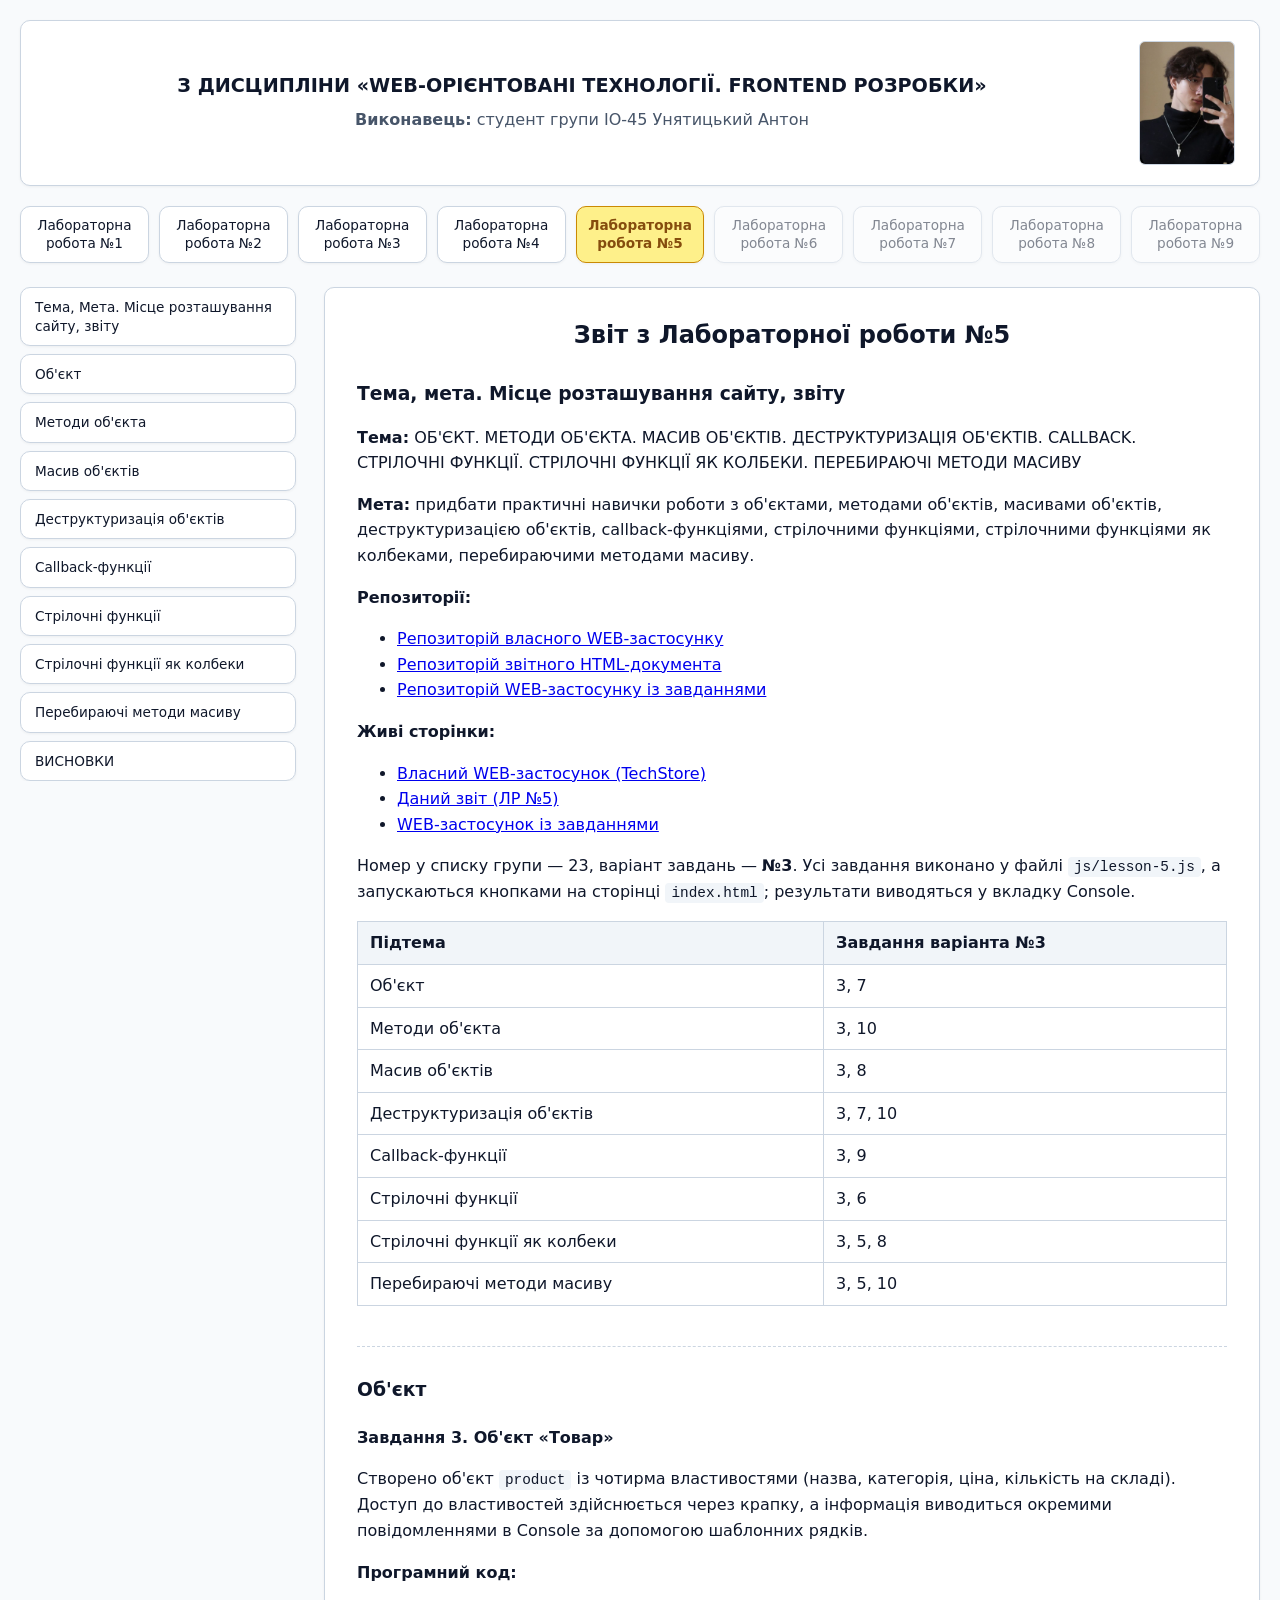
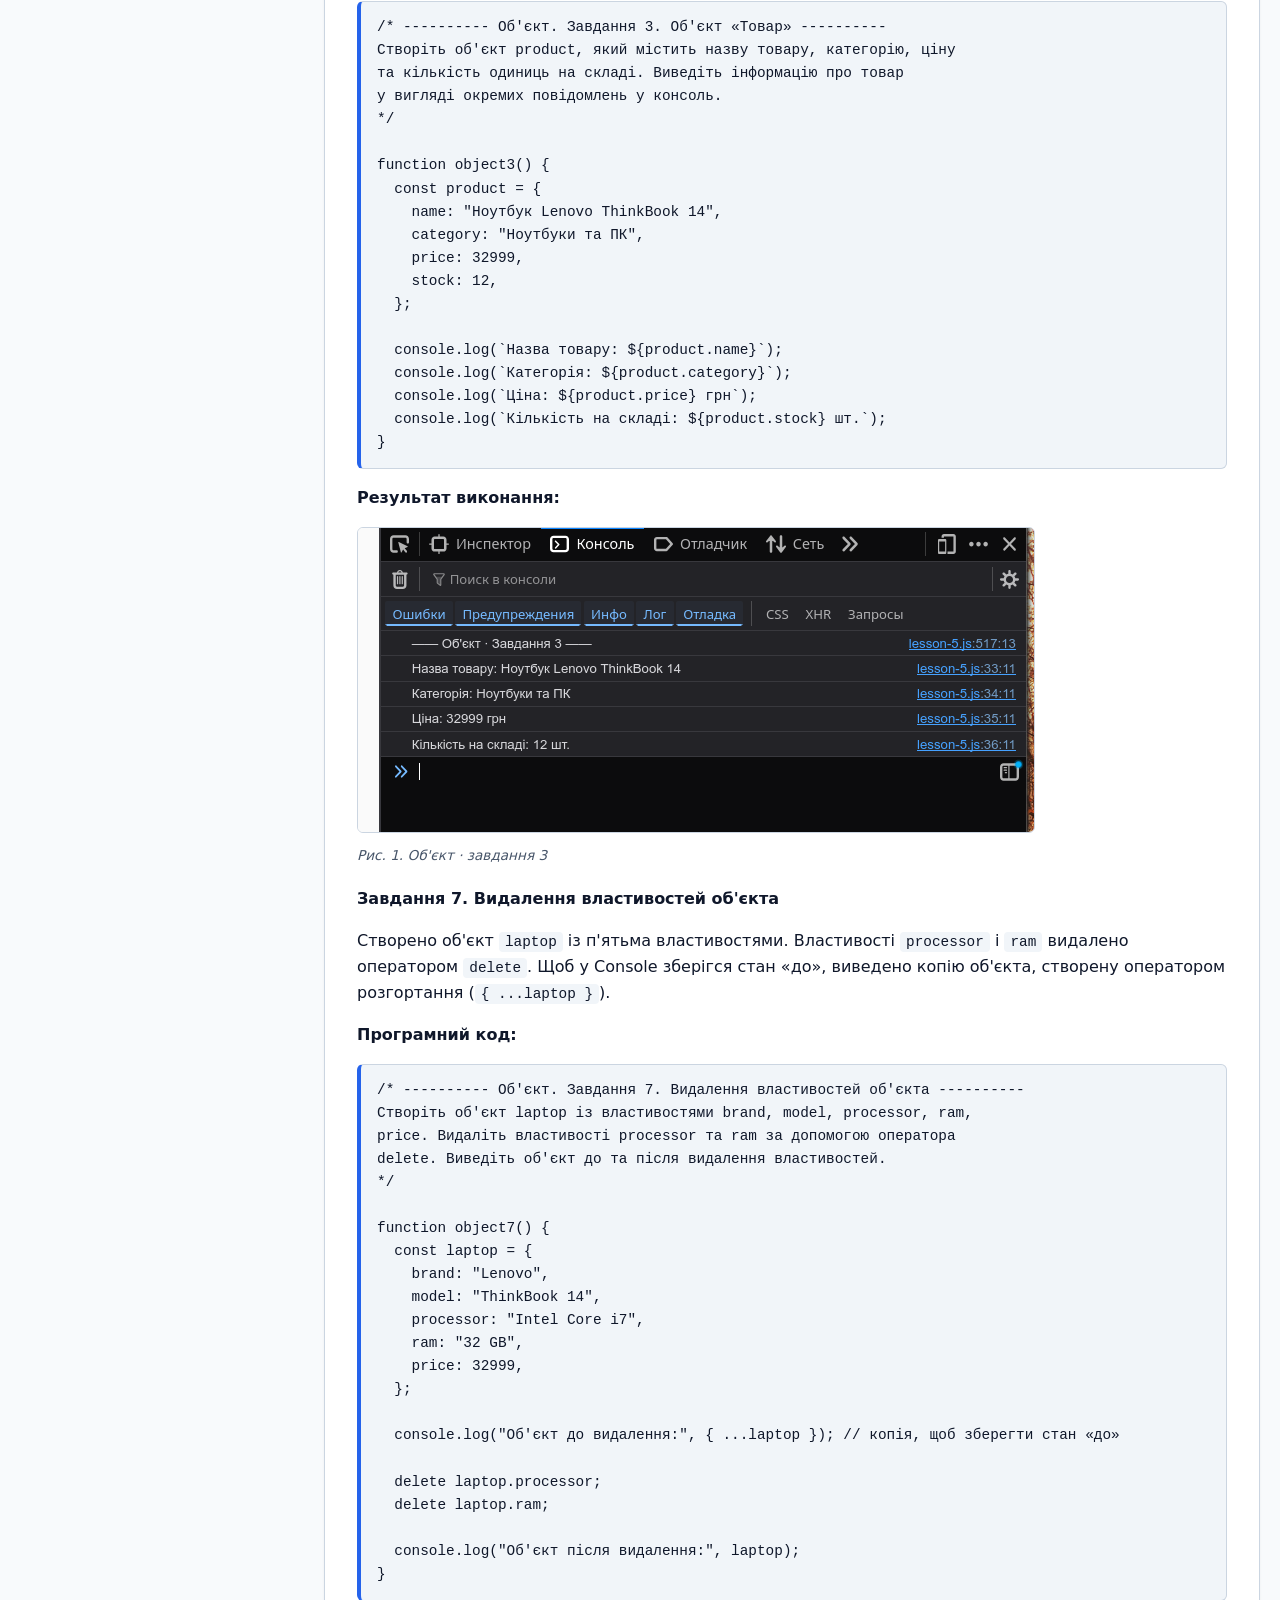
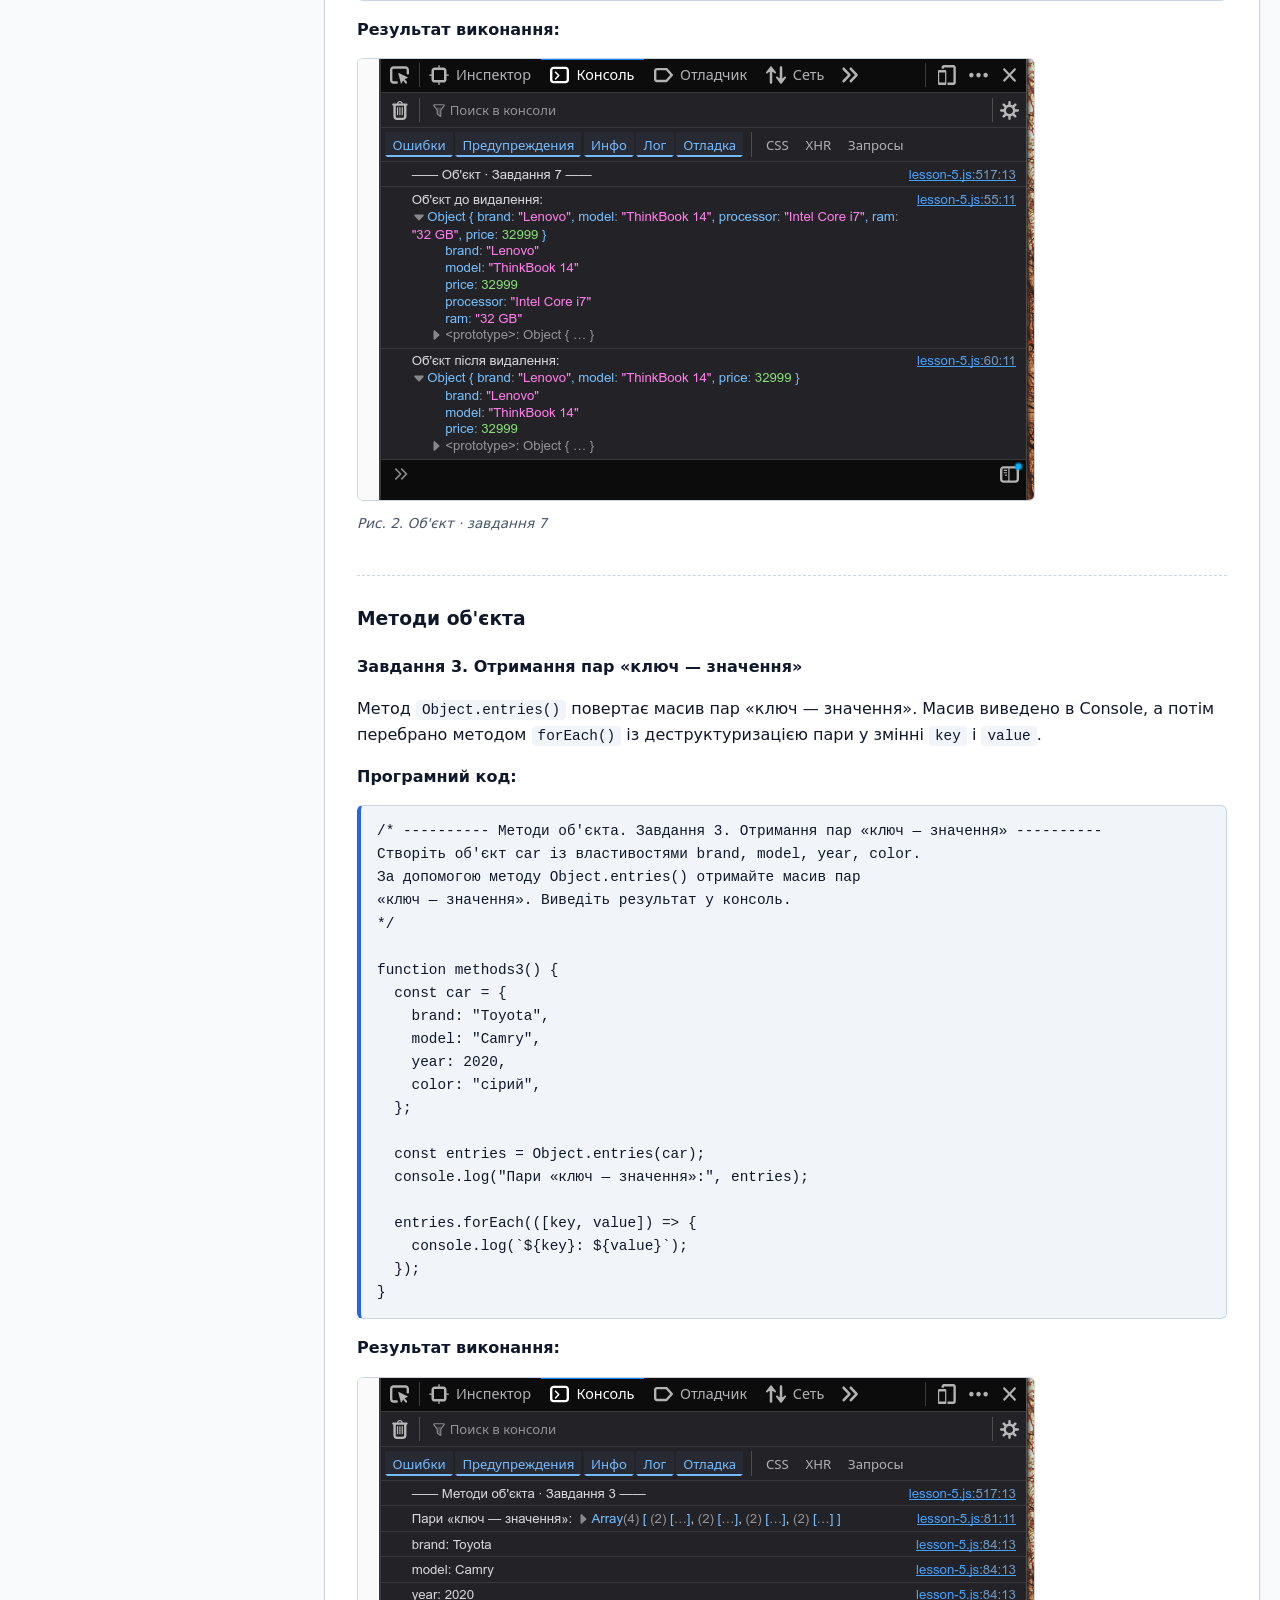
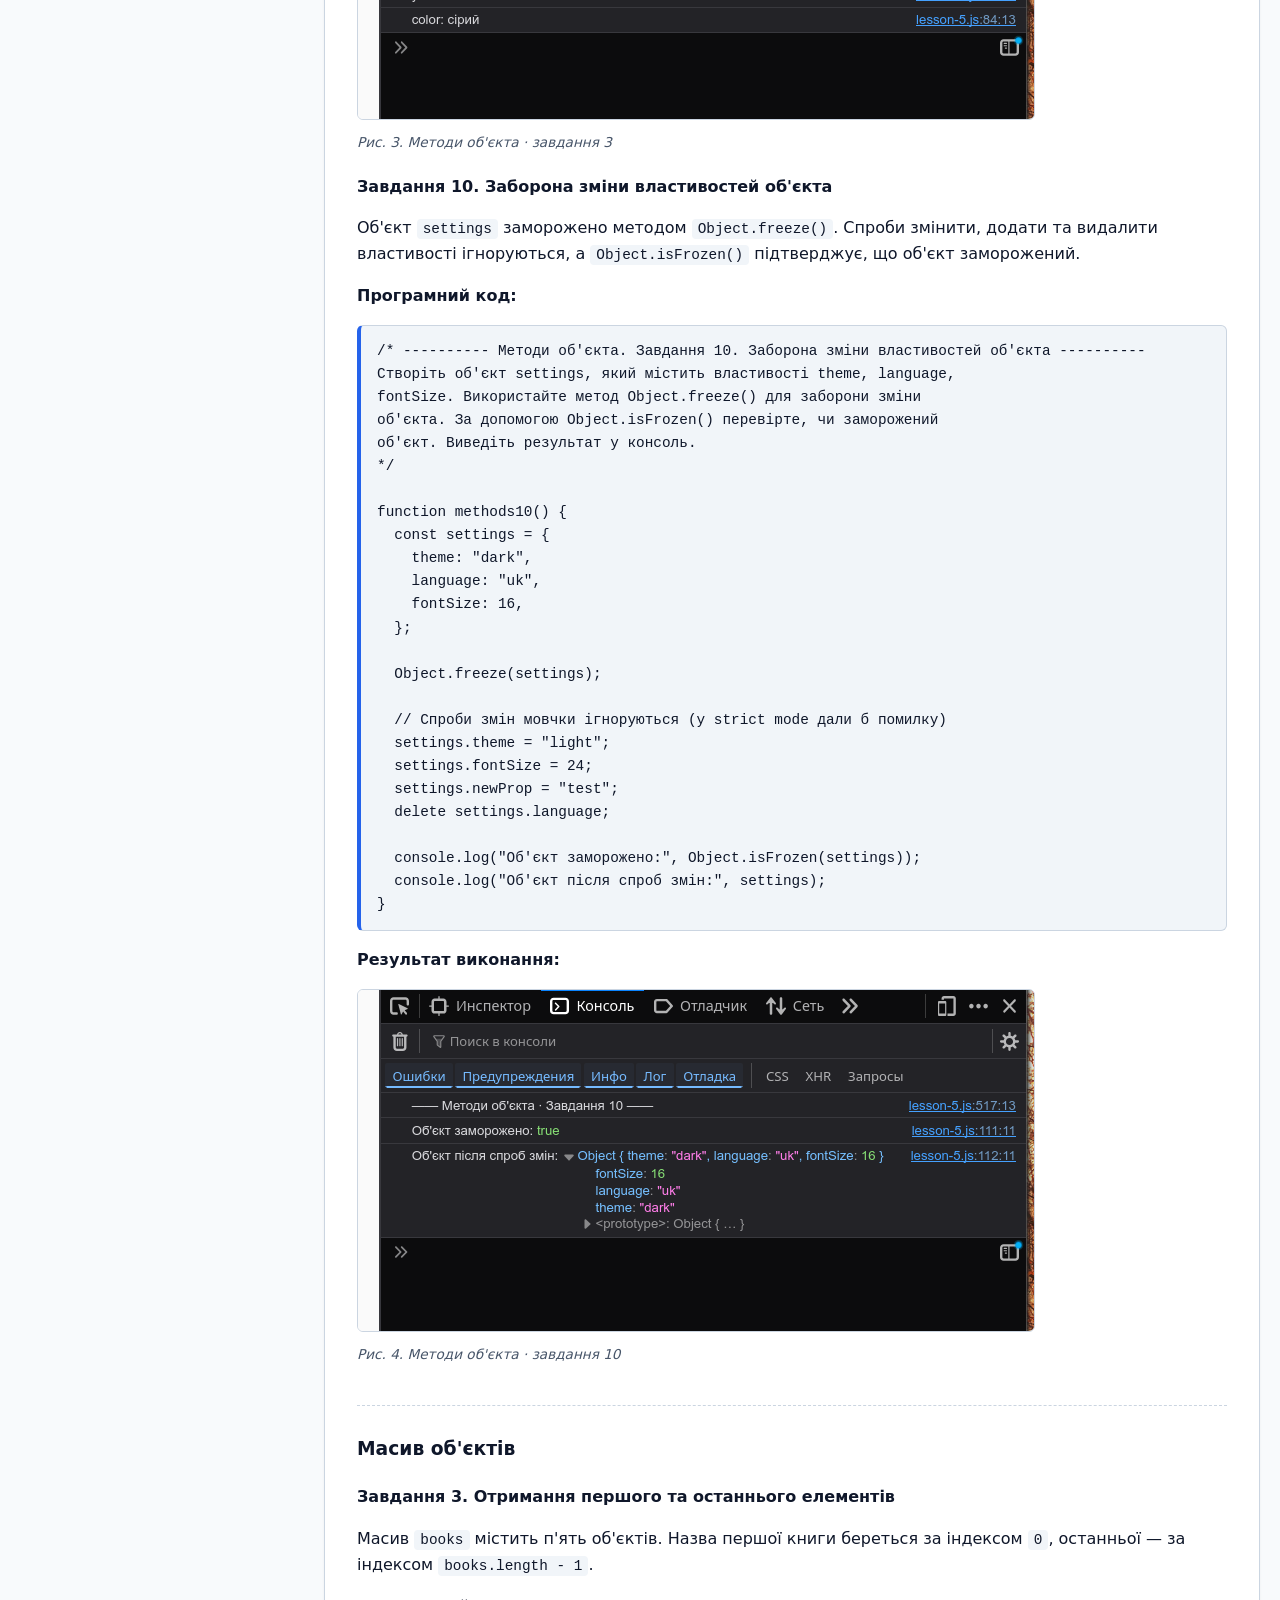
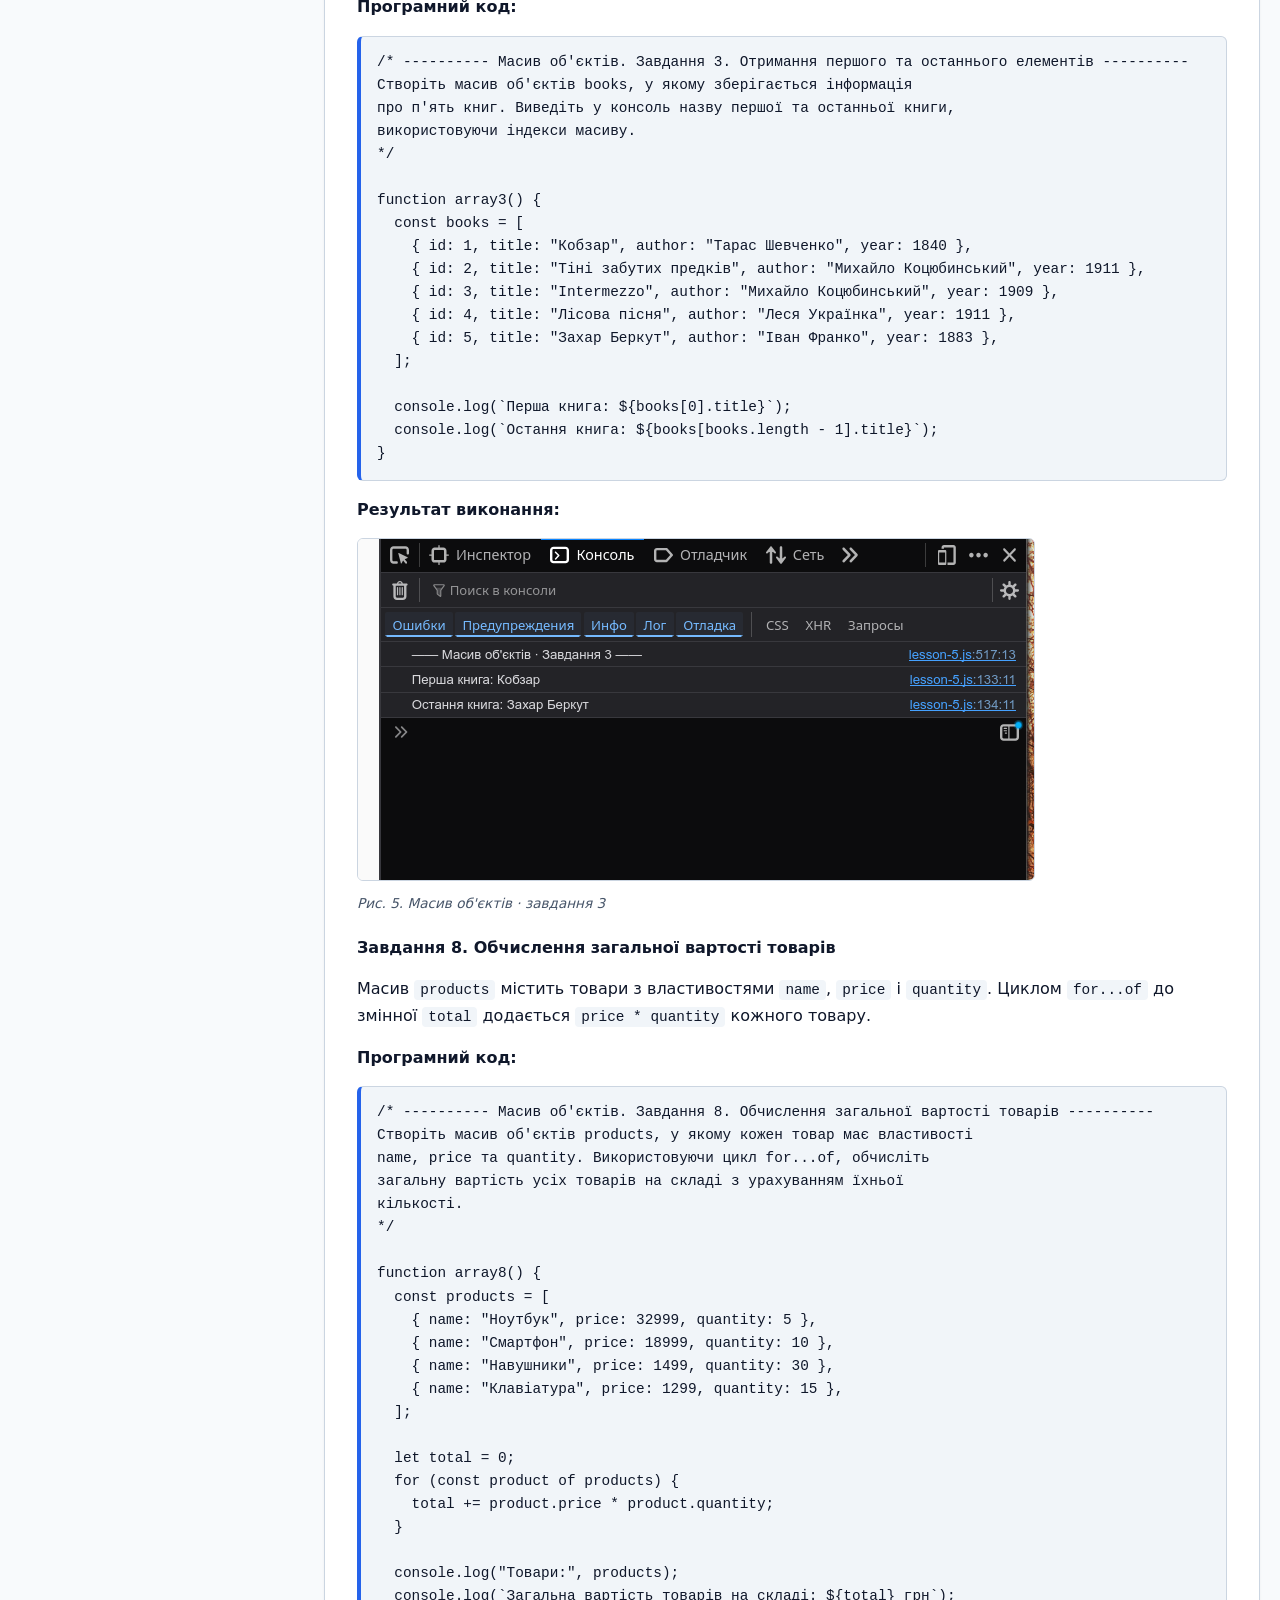
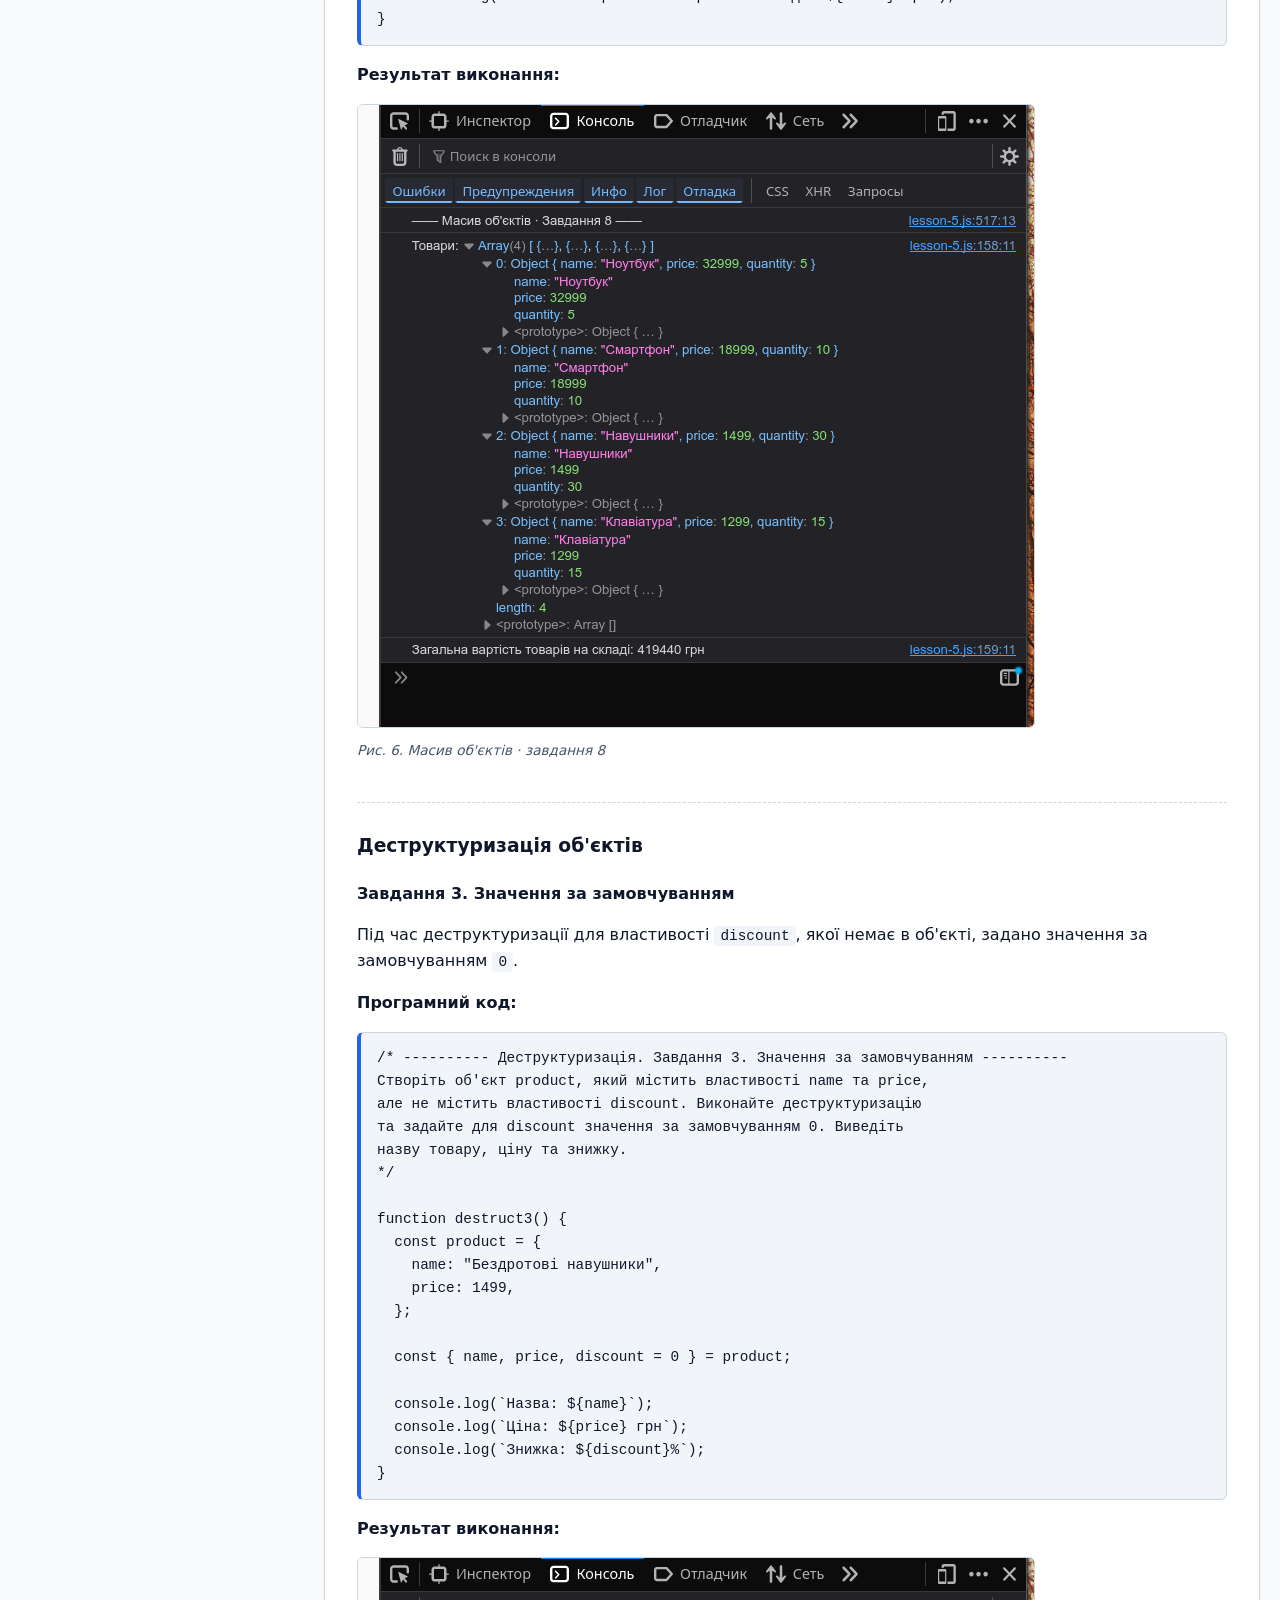
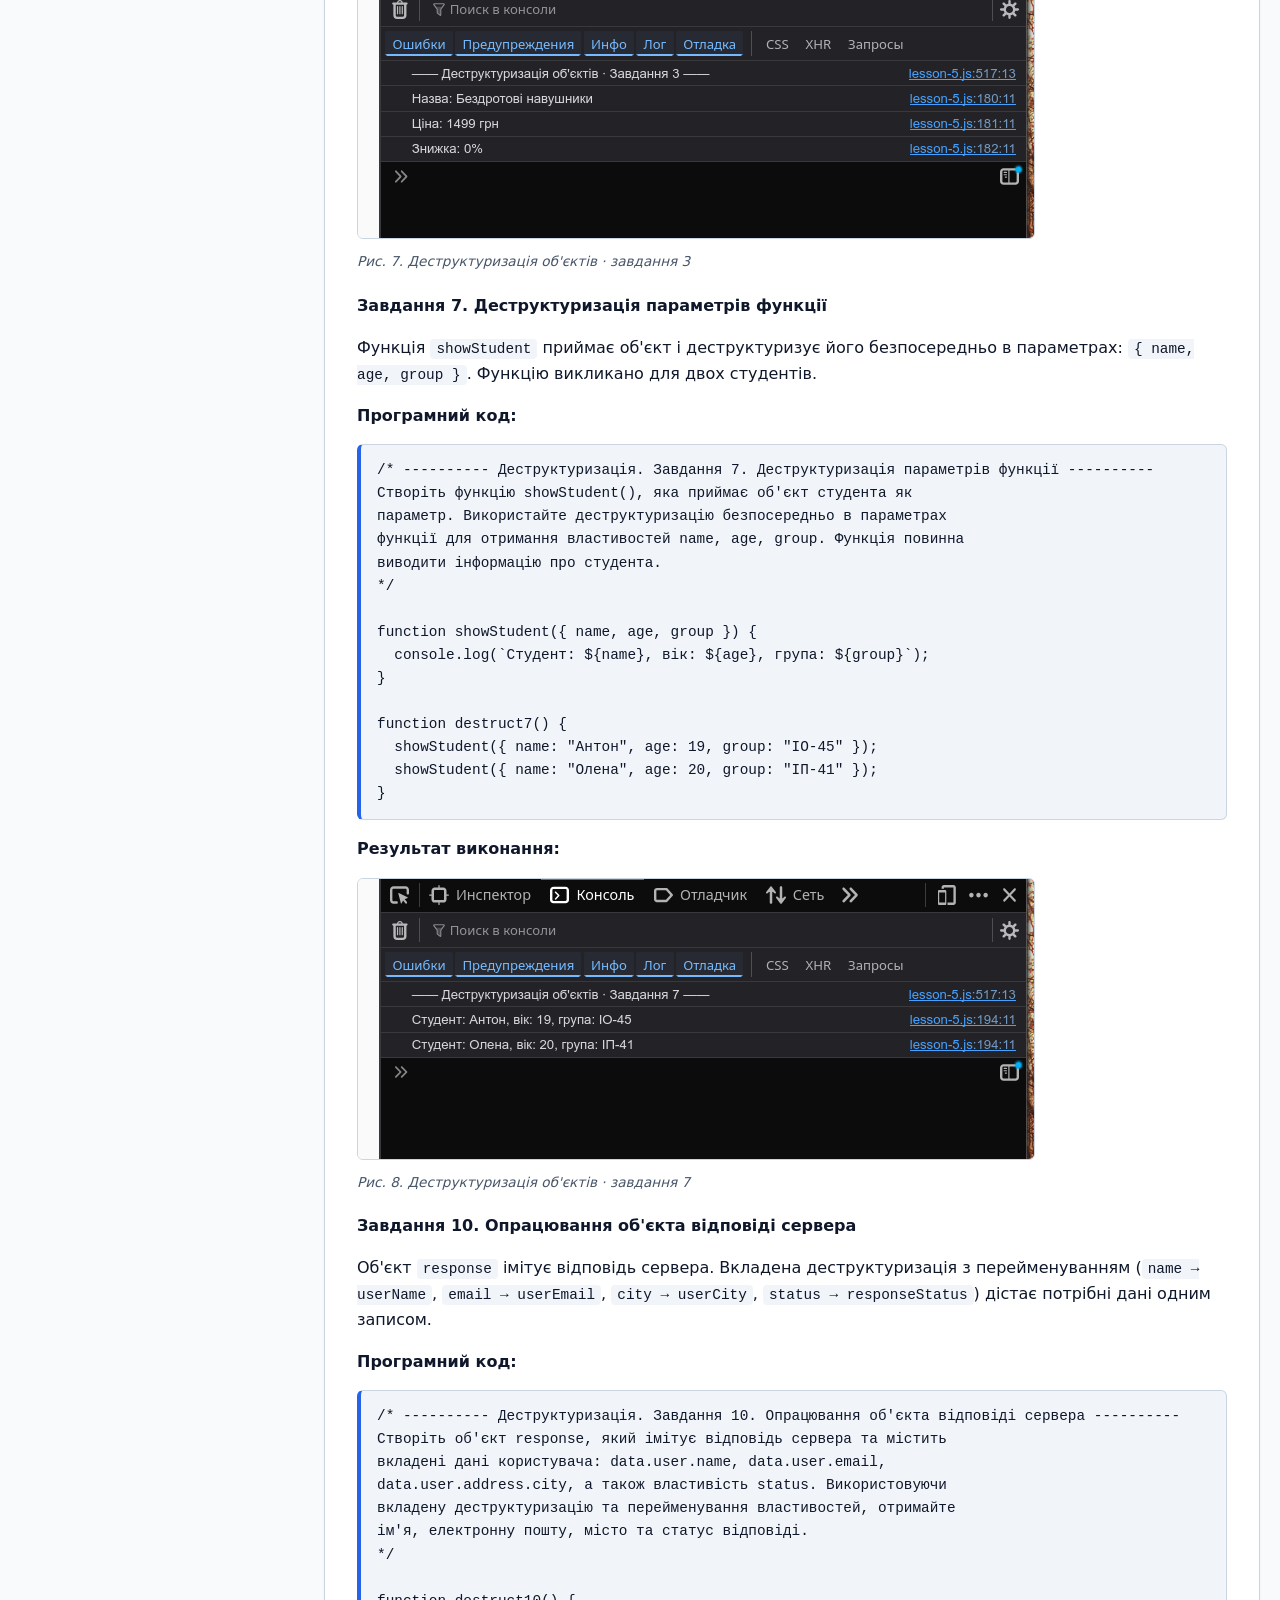
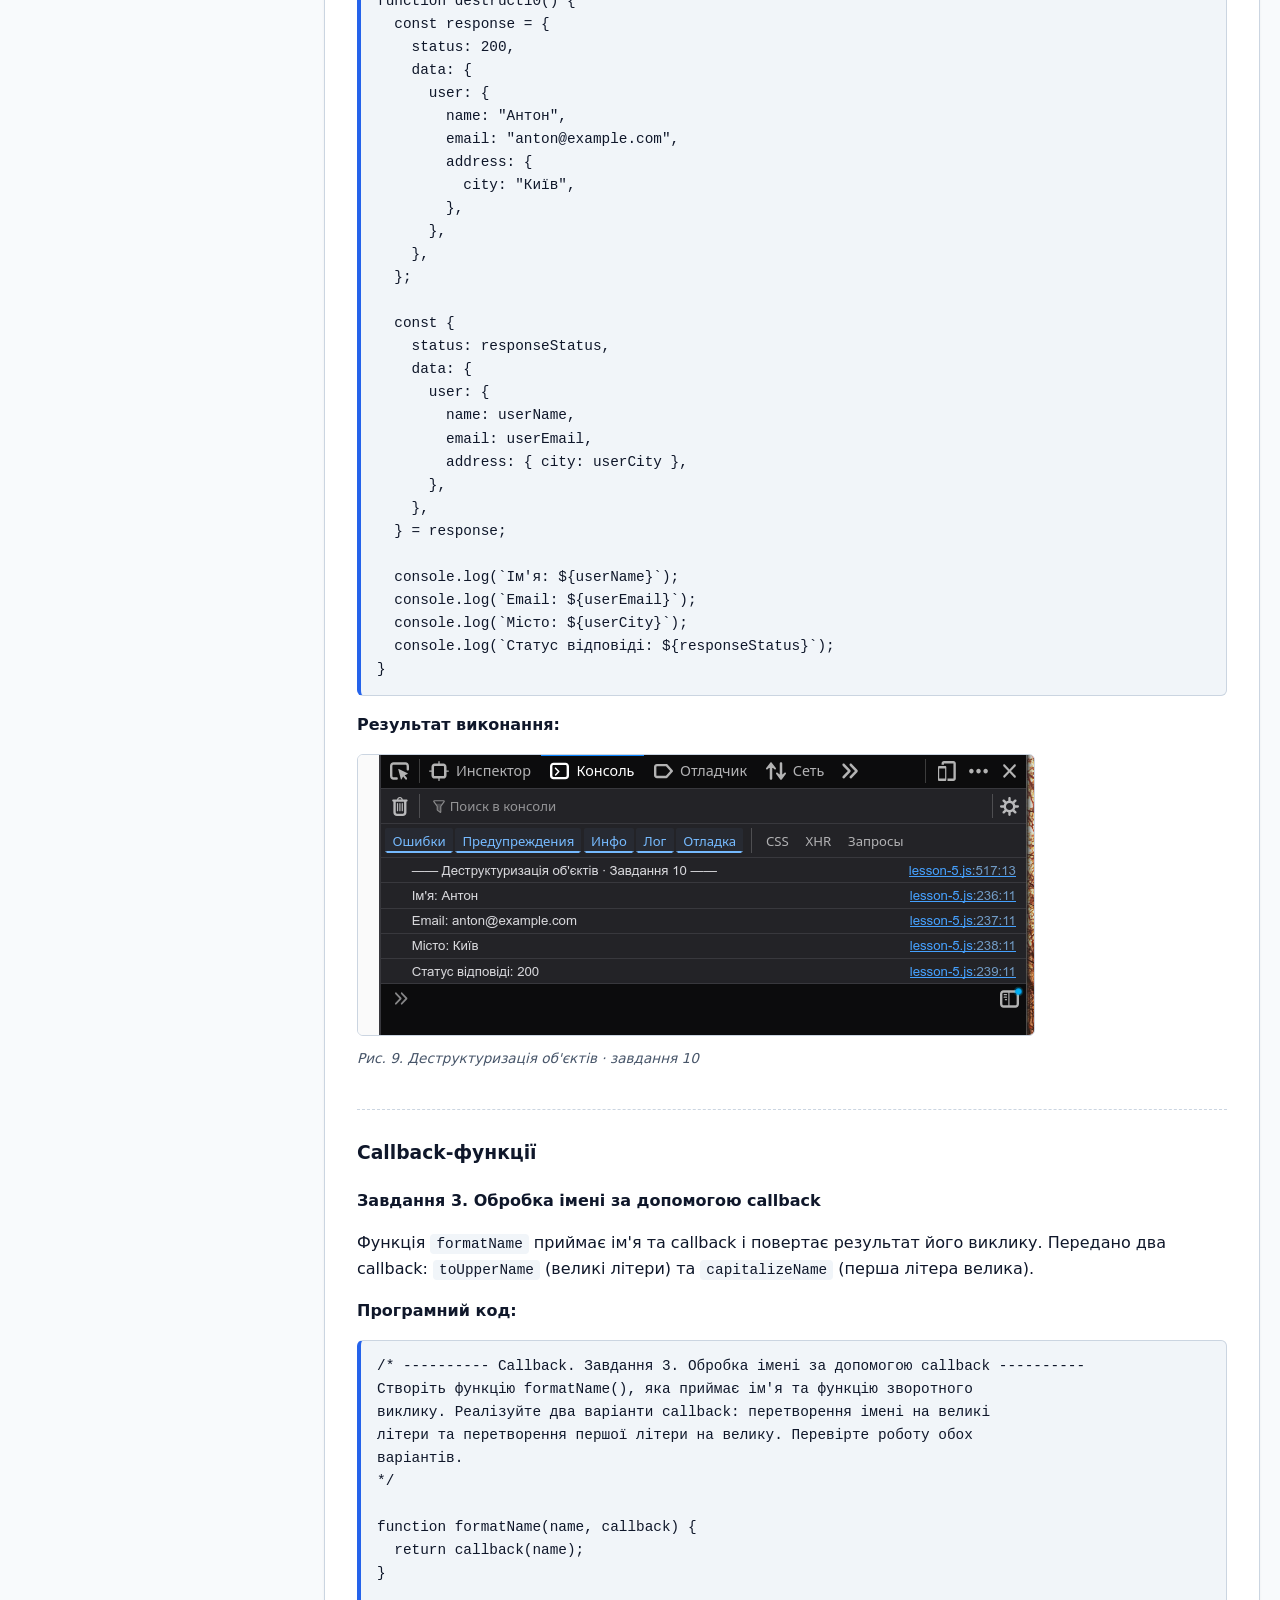
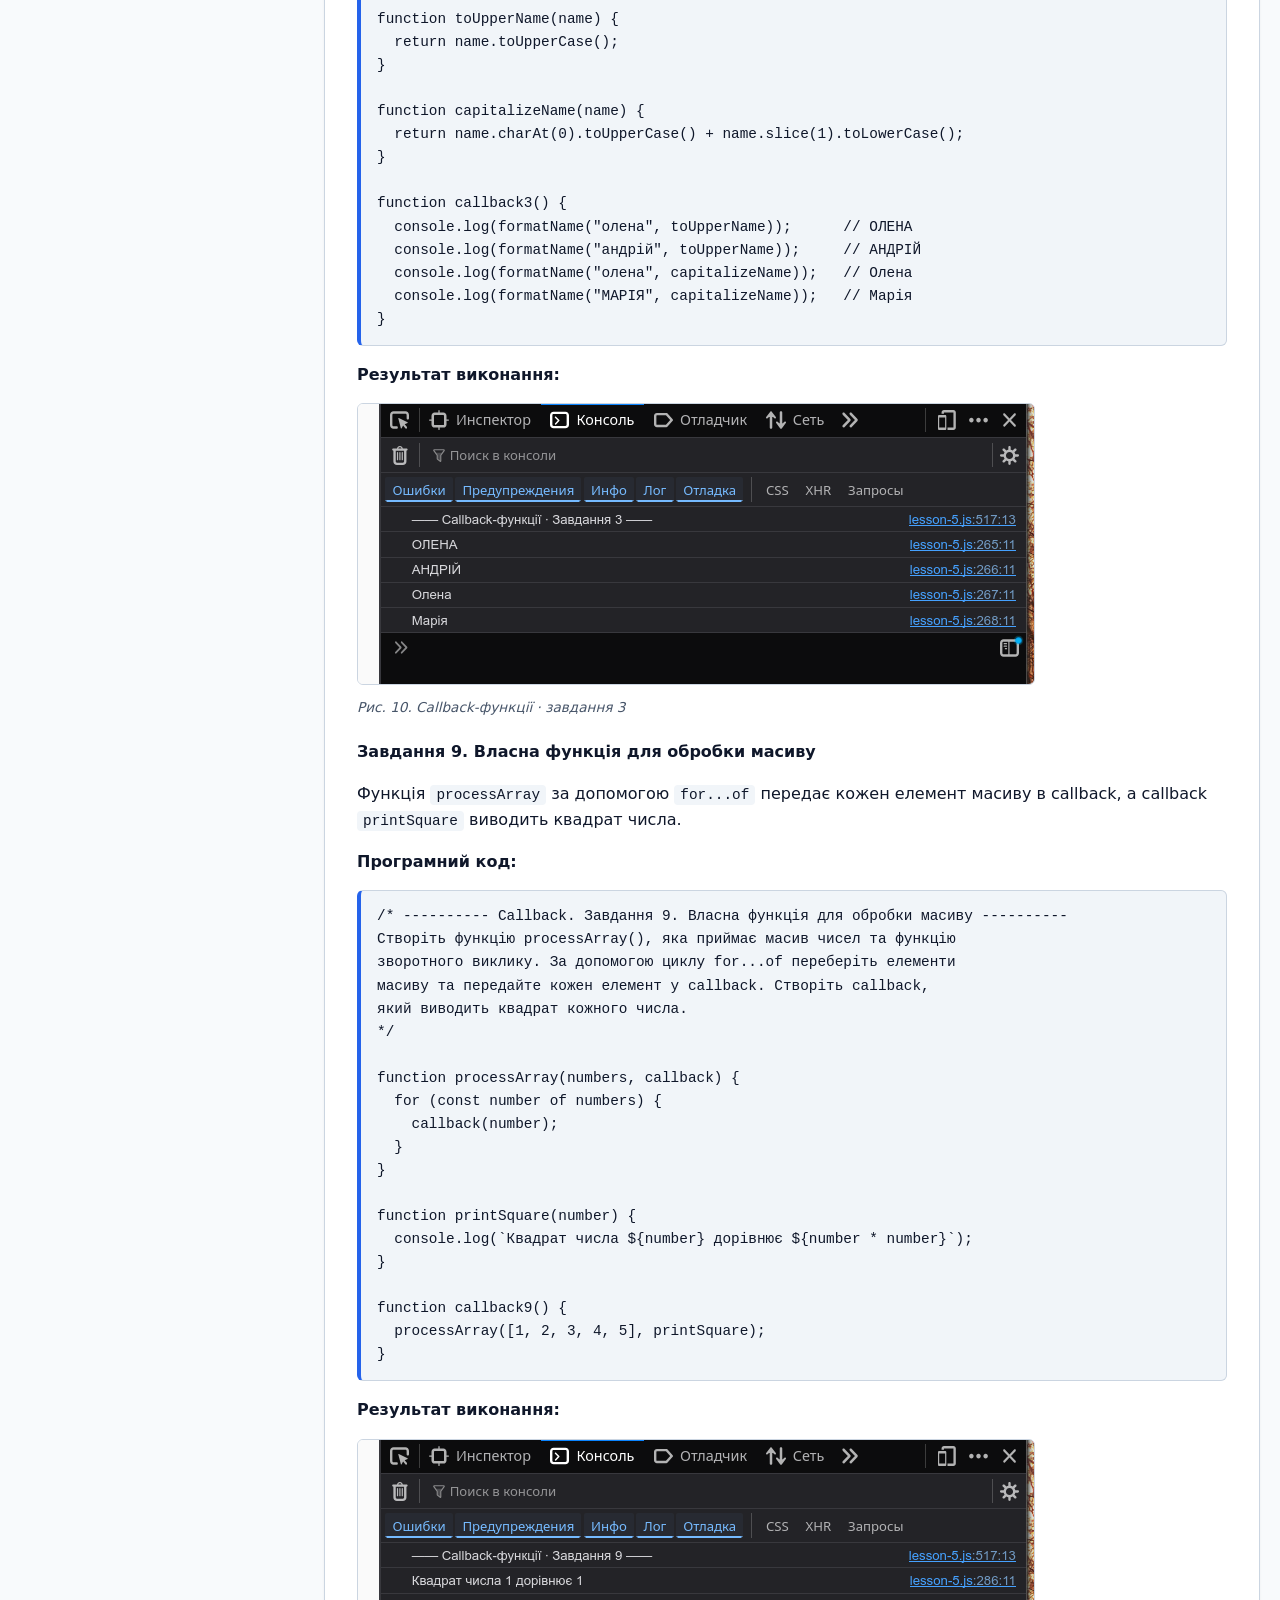
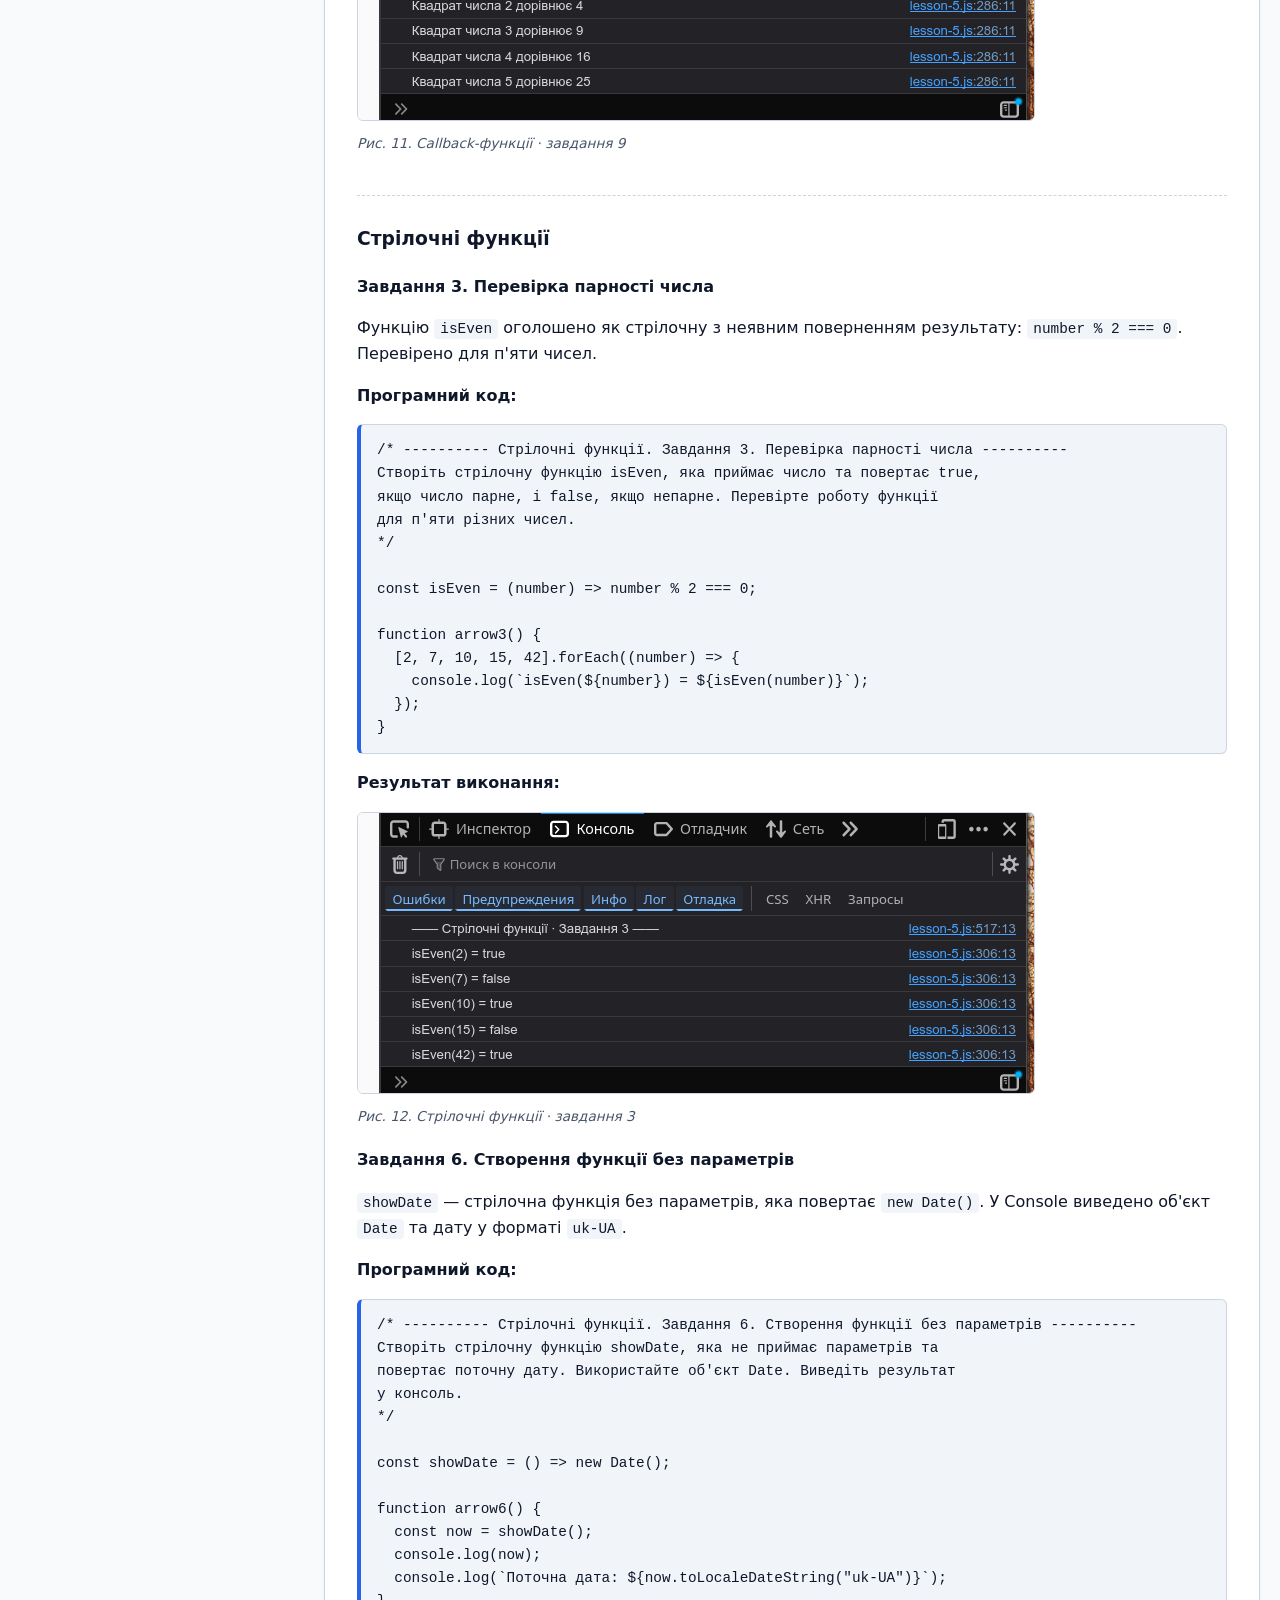
<file: lab5.html>
<!DOCTYPE html>
<html lang="uk">
<head>
    <meta charset="UTF-8">
    <meta name="viewport" content="width=device-width, initial-scale=1.0">
    <title>Звіт з лабораторної роботи №5</title>
    <link rel="stylesheet" href="css/report.css">
    <script src="js/report-shell.js" defer></script>
</head>
<body data-lab="5">

    <header id="report-header"></header>
    <nav id="labs-nav" aria-label="Навігація по лабораторних роботах"></nav>

    <div class="report-layout">
        <aside id="sidebar" class="sidebar" aria-label="Зміст звіту"></aside>

        <main class="main-content">
            <h2 style="text-align:center;">Звіт з Лабораторної роботи №5</h2>

            <section id="topic1" data-nav="Тема, Мета. Місце розташування сайту, звіту">
                <h3>Тема, мета. Місце розташування сайту, звіту</h3>
                <p><strong>Тема:</strong> ОБ'ЄКТ. МЕТОДИ ОБ'ЄКТА. МАСИВ ОБ'ЄКТІВ. ДЕСТРУКТУРИЗАЦІЯ ОБ'ЄКТІВ. CALLBACK. СТРІЛОЧНІ ФУНКЦІЇ. СТРІЛОЧНІ ФУНКЦІЇ ЯК КОЛБЕКИ. ПЕРЕБИРАЮЧІ МЕТОДИ МАСИВУ</p>
                <p><strong>Мета:</strong> придбати практичні навички роботи з об'єктами, методами об'єктів, масивами об'єктів, деструктуризацією об'єктів, callback-функціями, стрілочними функціями, стрілочними функціями як колбеками, перебираючими методами масиву.</p>
                <p><strong>Репозиторії:</strong></p>
                <ul>
                    <li><a href="https://github.com/KpiWebb/--45_appWEB-Uniatitskyi-Anton-FIOT-2026" target="_blank" rel="noopener noreferrer">Репозиторій власного WEB-застосунку</a></li>
                    <li><a href="https://github.com/KpiWebb/--45_appRECORD-Uniatitskyi-Anton-FIOT-2026" target="_blank" rel="noopener noreferrer">Репозиторій звітного HTML-документа</a></li>
                    <li><a href="https://github.com/KpiWebb/LR_IO-45_Uniatytskyi" target="_blank" rel="noopener noreferrer">Репозиторій WEB-застосунку із завданнями</a></li>
                </ul>
                <p><strong>Живі сторінки:</strong></p>
                <ul>
                    <li><a href="https://kpiwebb.github.io/--45_appWEB-Uniatitskyi-Anton-FIOT-2026/" target="_blank" rel="noopener noreferrer">Власний WEB-застосунок (TechStore)</a></li>
                    <li><a href="https://kpiwebb.github.io/--45_appRECORD-Uniatitskyi-Anton-FIOT-2026/lab5.html" target="_blank" rel="noopener noreferrer">Даний звіт (ЛР №5)</a></li>
                    <li><a href="https://kpiwebb.github.io/LR_IO-45_Uniatytskyi/index.html" target="_blank" rel="noopener noreferrer">WEB-застосунок із завданнями</a></li>
                </ul>
                <p>Номер у списку групи — 23, варіант завдань — <strong>№3</strong>. Усі завдання виконано у файлі <code>js/lesson-5.js</code>, а запускаються кнопками на сторінці <code>index.html</code>; результати виводяться у вкладку Console.</p>
                
                <table class="variant">
                    <thead>
                        <tr><th>Підтема</th><th>Завдання варіанта №3</th></tr>
                    </thead>
                    <tbody>
                        <tr><td>Об'єкт</td><td>3, 7</td></tr>
                        <tr><td>Методи об'єкта</td><td>3, 10</td></tr>
                        <tr><td>Масив об'єктів</td><td>3, 8</td></tr>
                        <tr><td>Деструктуризація об'єктів</td><td>3, 7, 10</td></tr>
                        <tr><td>Callback-функції</td><td>3, 9</td></tr>
                        <tr><td>Стрілочні функції</td><td>3, 6</td></tr>
                        <tr><td>Стрілочні функції як колбеки</td><td>3, 5, 8</td></tr>
                        <tr><td>Перебираючі методи масиву</td><td>3, 5, 10</td></tr>
                    </tbody>
                </table>
            </section>

            <section id="object" data-nav="Об'єкт">
                <h3>Об'єкт</h3>
                <h4>Завдання 3. Об'єкт «Товар»</h4>
                <p>Створено об'єкт <code>product</code> із чотирма властивостями (назва, категорія, ціна, кількість на складі). Доступ до властивостей здійснюється через крапку, а інформація виводиться окремими повідомленнями в Console за допомогою шаблонних рядків.</p>
                <p><strong>Програмний код:</strong></p>
                <pre><code>/* ---------- Об'єкт. Завдання 3. Об'єкт «Товар» ----------
Створіть об'єкт product, який містить назву товару, категорію, ціну
та кількість одиниць на складі. Виведіть інформацію про товар
у вигляді окремих повідомлень у консоль.
*/

function object3() {
  const product = {
    name: "Ноутбук Lenovo ThinkBook 14",
    category: "Ноутбуки та ПК",
    price: 32999,
    stock: 12,
  };

  console.log(`Назва товару: ${product.name}`);
  console.log(`Категорія: ${product.category}`);
  console.log(`Ціна: ${product.price} грн`);
  console.log(`Кількість на складі: ${product.stock} шт.`);
}</code></pre>
                <p><strong>Результат виконання:</strong></p>
                <figure>
                    <img class="screenshot" src="img/lab5-object3.png" alt="Console: Об'єкт, завдання 3">
                    <figcaption>Рис. 1. Об'єкт · завдання 3</figcaption>
                </figure>

                <h4>Завдання 7. Видалення властивостей об'єкта</h4>
                <p>Створено об'єкт <code>laptop</code> із п'ятьма властивостями. Властивості <code>processor</code> і <code>ram</code> видалено оператором <code>delete</code>. Щоб у Console зберігся стан «до», виведено копію об'єкта, створену оператором розгортання (<code>{ ...laptop }</code>).</p>
                <p><strong>Програмний код:</strong></p>
                <pre><code>/* ---------- Об'єкт. Завдання 7. Видалення властивостей об'єкта ----------
Створіть об'єкт laptop із властивостями brand, model, processor, ram,
price. Видаліть властивості processor та ram за допомогою оператора
delete. Виведіть об'єкт до та після видалення властивостей.
*/

function object7() {
  const laptop = {
    brand: "Lenovo",
    model: "ThinkBook 14",
    processor: "Intel Core i7",
    ram: "32 GB",
    price: 32999,
  };

  console.log("Об'єкт до видалення:", { ...laptop }); // копія, щоб зберегти стан «до»

  delete laptop.processor;
  delete laptop.ram;

  console.log("Об'єкт після видалення:", laptop);
}</code></pre>
                <p><strong>Результат виконання:</strong></p>
                <figure>
                    <img class="screenshot" src="img/lab5-object7.png" alt="Console: Об'єкт, завдання 7">
                    <figcaption>Рис. 2. Об'єкт · завдання 7</figcaption>
                </figure>
            </section>

            <section id="methods" data-nav="Методи об'єкта">
                <h3>Методи об'єкта</h3>
                <h4>Завдання 3. Отримання пар «ключ — значення»</h4>
                <p>Метод <code>Object.entries()</code> повертає масив пар «ключ — значення». Масив виведено в Console, а потім перебрано методом <code>forEach()</code> із деструктуризацією пари у змінні <code>key</code> і <code>value</code>.</p>
                <p><strong>Програмний код:</strong></p>
                <pre><code>/* ---------- Методи об'єкта. Завдання 3. Отримання пар «ключ — значення» ----------
Створіть об'єкт car із властивостями brand, model, year, color.
За допомогою методу Object.entries() отримайте масив пар
«ключ — значення». Виведіть результат у консоль.
*/

function methods3() {
  const car = {
    brand: "Toyota",
    model: "Camry",
    year: 2020,
    color: "сірий",
  };

  const entries = Object.entries(car);
  console.log("Пари «ключ — значення»:", entries);

  entries.forEach(([key, value]) => {
    console.log(`${key}: ${value}`);
  });
}</code></pre>
                <p><strong>Результат виконання:</strong></p>
                <figure>
                    <img class="screenshot" src="img/lab5-methods3.png" alt="Console: Методи об'єкта, завдання 3">
                    <figcaption>Рис. 3. Методи об'єкта · завдання 3</figcaption>
                </figure>

                <h4>Завдання 10. Заборона зміни властивостей об'єкта</h4>
                <p>Об'єкт <code>settings</code> заморожено методом <code>Object.freeze()</code>. Спроби змінити, додати та видалити властивості ігноруються, а <code>Object.isFrozen()</code> підтверджує, що об'єкт заморожений.</p>
                <p><strong>Програмний код:</strong></p>
                <pre><code>/* ---------- Методи об'єкта. Завдання 10. Заборона зміни властивостей об'єкта ----------
Створіть об'єкт settings, який містить властивості theme, language,
fontSize. Використайте метод Object.freeze() для заборони зміни
об'єкта. За допомогою Object.isFrozen() перевірте, чи заморожений
об'єкт. Виведіть результат у консоль.
*/

function methods10() {
  const settings = {
    theme: "dark",
    language: "uk",
    fontSize: 16,
  };

  Object.freeze(settings);

  // Спроби змін мовчки ігноруються (у strict mode дали б помилку)
  settings.theme = "light";
  settings.fontSize = 24;
  settings.newProp = "test";
  delete settings.language;

  console.log("Об'єкт заморожено:", Object.isFrozen(settings));
  console.log("Об'єкт після спроб змін:", settings);
}</code></pre>
                <p><strong>Результат виконання:</strong></p>
                <figure>
                    <img class="screenshot" src="img/lab5-methods10.png" alt="Console: Методи об'єкта, завдання 10">
                    <figcaption>Рис. 4. Методи об'єкта · завдання 10</figcaption>
                </figure>
            </section>

            <section id="array" data-nav="Масив об'єктів">
                <h3>Масив об'єктів</h3>
                <h4>Завдання 3. Отримання першого та останнього елементів</h4>
                <p>Масив <code>books</code> містить п'ять об'єктів. Назва першої книги береться за індексом <code>0</code>, останньої — за індексом <code>books.length - 1</code>.</p>
                <p><strong>Програмний код:</strong></p>
                <pre><code>/* ---------- Масив об'єктів. Завдання 3. Отримання першого та останнього елементів ----------
Створіть масив об'єктів books, у якому зберігається інформація
про п'ять книг. Виведіть у консоль назву першої та останньої книги,
використовуючи індекси масиву.
*/

function array3() {
  const books = [
    { id: 1, title: "Кобзар", author: "Тарас Шевченко", year: 1840 },
    { id: 2, title: "Тіні забутих предків", author: "Михайло Коцюбинський", year: 1911 },
    { id: 3, title: "Intermezzo", author: "Михайло Коцюбинський", year: 1909 },
    { id: 4, title: "Лісова пісня", author: "Леся Українка", year: 1911 },
    { id: 5, title: "Захар Беркут", author: "Іван Франко", year: 1883 },
  ];

  console.log(`Перша книга: ${books[0].title}`);
  console.log(`Остання книга: ${books[books.length - 1].title}`);
}</code></pre>
                <p><strong>Результат виконання:</strong></p>
                <figure>
                    <img class="screenshot" src="img/lab5-array3.png" alt="Console: Масив об'єктів, завдання 3">
                    <figcaption>Рис. 5. Масив об'єктів · завдання 3</figcaption>
                </figure>

                <h4>Завдання 8. Обчислення загальної вартості товарів</h4>
                <p>Масив <code>products</code> містить товари з властивостями <code>name</code>, <code>price</code> і <code>quantity</code>. Циклом <code>for...of</code> до змінної <code>total</code> додається <code>price * quantity</code> кожного товару.</p>
                <p><strong>Програмний код:</strong></p>
                <pre><code>/* ---------- Масив об'єктів. Завдання 8. Обчислення загальної вартості товарів ----------
Створіть масив об'єктів products, у якому кожен товар має властивості
name, price та quantity. Використовуючи цикл for...of, обчисліть
загальну вартість усіх товарів на складі з урахуванням їхньої
кількості.
*/

function array8() {
  const products = [
    { name: "Ноутбук", price: 32999, quantity: 5 },
    { name: "Смартфон", price: 18999, quantity: 10 },
    { name: "Навушники", price: 1499, quantity: 30 },
    { name: "Клавіатура", price: 1299, quantity: 15 },
  ];

  let total = 0;
  for (const product of products) {
    total += product.price * product.quantity;
  }

  console.log("Товари:", products);
  console.log(`Загальна вартість товарів на складі: ${total} грн`);
}</code></pre>
                <p><strong>Результат виконання:</strong></p>
                <figure>
                    <img class="screenshot" src="img/lab5-array8.png" alt="Console: Масив об'єктів, завдання 8">
                    <figcaption>Рис. 6. Масив об'єктів · завдання 8</figcaption>
                </figure>
            </section>

            <section id="destruct" data-nav="Деструктуризація об'єктів">
                <h3>Деструктуризація об'єктів</h3>
                <h4>Завдання 3. Значення за замовчуванням</h4>
                <p>Під час деструктуризації для властивості <code>discount</code>, якої немає в об'єкті, задано значення за замовчуванням <code>0</code>.</p>
                <p><strong>Програмний код:</strong></p>
                <pre><code>/* ---------- Деструктуризація. Завдання 3. Значення за замовчуванням ----------
Створіть об'єкт product, який містить властивості name та price,
але не містить властивості discount. Виконайте деструктуризацію
та задайте для discount значення за замовчуванням 0. Виведіть
назву товару, ціну та знижку.
*/

function destruct3() {
  const product = {
    name: "Бездротові навушники",
    price: 1499,
  };

  const { name, price, discount = 0 } = product;

  console.log(`Назва: ${name}`);
  console.log(`Ціна: ${price} грн`);
  console.log(`Знижка: ${discount}%`);
}</code></pre>
                <p><strong>Результат виконання:</strong></p>
                <figure>
                    <img class="screenshot" src="img/lab5-destruct3.png" alt="Console: Деструктуризація об'єктів, завдання 3">
                    <figcaption>Рис. 7. Деструктуризація об'єктів · завдання 3</figcaption>
                </figure>

                <h4>Завдання 7. Деструктуризація параметрів функції</h4>
                <p>Функція <code>showStudent</code> приймає об'єкт і деструктуризує його безпосередньо в параметрах: <code>{ name, age, group }</code>. Функцію викликано для двох студентів.</p>
                <p><strong>Програмний код:</strong></p>
                <pre><code>/* ---------- Деструктуризація. Завдання 7. Деструктуризація параметрів функції ----------
Створіть функцію showStudent(), яка приймає об'єкт студента як
параметр. Використайте деструктуризацію безпосередньо в параметрах
функції для отримання властивостей name, age, group. Функція повинна
виводити інформацію про студента.
*/

function showStudent({ name, age, group }) {
  console.log(`Студент: ${name}, вік: ${age}, група: ${group}`);
}

function destruct7() {
  showStudent({ name: "Антон", age: 19, group: "ІО-45" });
  showStudent({ name: "Олена", age: 20, group: "ІП-41" });
}</code></pre>
                <p><strong>Результат виконання:</strong></p>
                <figure>
                    <img class="screenshot" src="img/lab5-destruct7.png" alt="Console: Деструктуризація об'єктів, завдання 7">
                    <figcaption>Рис. 8. Деструктуризація об'єктів · завдання 7</figcaption>
                </figure>

                <h4>Завдання 10. Опрацювання об'єкта відповіді сервера</h4>
                <p>Об'єкт <code>response</code> імітує відповідь сервера. Вкладена деструктуризація з перейменуванням (<code>name → userName</code>, <code>email → userEmail</code>, <code>city → userCity</code>, <code>status → responseStatus</code>) дістає потрібні дані одним записом.</p>
                <p><strong>Програмний код:</strong></p>
                <pre><code>/* ---------- Деструктуризація. Завдання 10. Опрацювання об'єкта відповіді сервера ----------
Створіть об'єкт response, який імітує відповідь сервера та містить
вкладені дані користувача: data.user.name, data.user.email,
data.user.address.city, а також властивість status. Використовуючи
вкладену деструктуризацію та перейменування властивостей, отримайте
ім'я, електронну пошту, місто та статус відповіді.
*/

function destruct10() {
  const response = {
    status: 200,
    data: {
      user: {
        name: "Антон",
        email: "anton@example.com",
        address: {
          city: "Київ",
        },
      },
    },
  };

  const {
    status: responseStatus,
    data: {
      user: {
        name: userName,
        email: userEmail,
        address: { city: userCity },
      },
    },
  } = response;

  console.log(`Ім'я: ${userName}`);
  console.log(`Email: ${userEmail}`);
  console.log(`Місто: ${userCity}`);
  console.log(`Статус відповіді: ${responseStatus}`);
}</code></pre>
                <p><strong>Результат виконання:</strong></p>
                <figure>
                    <img class="screenshot" src="img/lab5-destruct10.png" alt="Console: Деструктуризація об'єктів, завдання 10">
                    <figcaption>Рис. 9. Деструктуризація об'єктів · завдання 10</figcaption>
                </figure>
            </section>

            <section id="callback" data-nav="Callback-функції">
                <h3>Callback-функції</h3>
                <h4>Завдання 3. Обробка імені за допомогою callback</h4>
                <p>Функція <code>formatName</code> приймає ім'я та callback і повертає результат його виклику. Передано два callback: <code>toUpperName</code> (великі літери) та <code>capitalizeName</code> (перша літера велика).</p>
                <p><strong>Програмний код:</strong></p>
                <pre><code>/* ---------- Callback. Завдання 3. Обробка імені за допомогою callback ----------
Створіть функцію formatName(), яка приймає ім'я та функцію зворотного
виклику. Реалізуйте два варіанти callback: перетворення імені на великі
літери та перетворення першої літери на велику. Перевірте роботу обох
варіантів.
*/

function formatName(name, callback) {
  return callback(name);
}

function toUpperName(name) {
  return name.toUpperCase();
}

function capitalizeName(name) {
  return name.charAt(0).toUpperCase() + name.slice(1).toLowerCase();
}

function callback3() {
  console.log(formatName("олена", toUpperName));      // ОЛЕНА
  console.log(formatName("андрій", toUpperName));     // АНДРІЙ
  console.log(formatName("олена", capitalizeName));   // Олена
  console.log(formatName("МАРІЯ", capitalizeName));   // Марія
}</code></pre>
                <p><strong>Результат виконання:</strong></p>
                <figure>
                    <img class="screenshot" src="img/lab5-callback3.png" alt="Console: Callback-функції, завдання 3">
                    <figcaption>Рис. 10. Callback-функції · завдання 3</figcaption>
                </figure>

                <h4>Завдання 9. Власна функція для обробки масиву</h4>
                <p>Функція <code>processArray</code> за допомогою <code>for...of</code> передає кожен елемент масиву в callback, а callback <code>printSquare</code> виводить квадрат числа.</p>
                <p><strong>Програмний код:</strong></p>
                <pre><code>/* ---------- Callback. Завдання 9. Власна функція для обробки масиву ----------
Створіть функцію processArray(), яка приймає масив чисел та функцію
зворотного виклику. За допомогою циклу for...of переберіть елементи
масиву та передайте кожен елемент у callback. Створіть callback,
який виводить квадрат кожного числа.
*/

function processArray(numbers, callback) {
  for (const number of numbers) {
    callback(number);
  }
}

function printSquare(number) {
  console.log(`Квадрат числа ${number} дорівнює ${number * number}`);
}

function callback9() {
  processArray([1, 2, 3, 4, 5], printSquare);
}</code></pre>
                <p><strong>Результат виконання:</strong></p>
                <figure>
                    <img class="screenshot" src="img/lab5-callback9.png" alt="Console: Callback-функції, завдання 9">
                    <figcaption>Рис. 11. Callback-функції · завдання 9</figcaption>
                </figure>
            </section>

            <section id="arrow" data-nav="Стрілочні функції">
                <h3>Стрілочні функції</h3>
                <h4>Завдання 3. Перевірка парності числа</h4>
                <p>Функцію <code>isEven</code> оголошено як стрілочну з неявним поверненням результату: <code>number % 2 === 0</code>. Перевірено для п'яти чисел.</p>
                <p><strong>Програмний код:</strong></p>
                <pre><code>/* ---------- Стрілочні функції. Завдання 3. Перевірка парності числа ----------
Створіть стрілочну функцію isEven, яка приймає число та повертає true,
якщо число парне, і false, якщо непарне. Перевірте роботу функції
для п'яти різних чисел.
*/

const isEven = (number) => number % 2 === 0;

function arrow3() {
  [2, 7, 10, 15, 42].forEach((number) => {
    console.log(`isEven(${number}) = ${isEven(number)}`);
  });
}</code></pre>
                <p><strong>Результат виконання:</strong></p>
                <figure>
                    <img class="screenshot" src="img/lab5-arrow3.png" alt="Console: Стрілочні функції, завдання 3">
                    <figcaption>Рис. 12. Стрілочні функції · завдання 3</figcaption>
                </figure>

                <h4>Завдання 6. Створення функції без параметрів</h4>
                <p><code>showDate</code> — стрілочна функція без параметрів, яка повертає <code>new Date()</code>. У Console виведено об'єкт <code>Date</code> та дату у форматі <code>uk-UA</code>.</p>
                <p><strong>Програмний код:</strong></p>
                <pre><code>/* ---------- Стрілочні функції. Завдання 6. Створення функції без параметрів ----------
Створіть стрілочну функцію showDate, яка не приймає параметрів та
повертає поточну дату. Використайте об'єкт Date. Виведіть результат
у консоль.
*/

const showDate = () => new Date();

function arrow6() {
  const now = showDate();
  console.log(now);
  console.log(`Поточна дата: ${now.toLocaleDateString("uk-UA")}`);
}</code></pre>
                <p><strong>Результат виконання:</strong></p>
                <figure>
                    <img class="screenshot" src="img/lab5-arrow6.png" alt="Console: Стрілочні функції, завдання 6">
                    <figcaption>Рис. 13. Стрілочні функції · завдання 6</figcaption>
                </figure>
            </section>

            <section id="arrowCb" data-nav="Стрілочні функції як колбеки">
                <h3>Стрілочні функції як колбеки</h3>
                <h4>Завдання 3. Форматування тексту</h4>
                <p>Функція <code>formatText</code> приймає текст і функцію форматування. Як callback передано три стрілочні функції: <code>toUpperCase()</code>, <code>toLowerCase()</code> та <code>trim()</code>.</p>
                <p><strong>Програмний код:</strong></p>
                <pre><code>/* ---------- Стрілочні як колбеки. Завдання 3. Форматування тексту ----------
Створіть функцію formatText(), яка приймає текст і функцію
форматування. Використовуючи стрілочні функції як callback,
реалізуйте перетворення тексту на великі літери, малі літери
та видалення зайвих пробілів за допомогою trim().
*/

function formatText(text, formatter) {
  return formatter(text);
}

function arrowCb3() {
  const text = "   Hello, JavaScript!   ";

  console.log(`Оригінал: "${text}"`);
  console.log(`Великі літери: "${formatText(text, (str) => str.toUpperCase())}"`);
  console.log(`Малі літери: "${formatText(text, (str) => str.toLowerCase())}"`);
  console.log(`Без зайвих пробілів: "${formatText(text, (str) => str.trim())}"`);
}</code></pre>
                <p><strong>Результат виконання:</strong></p>
                <figure>
                    <img class="screenshot" src="img/lab5-arrowCb3.png" alt="Console: Стрілочні функції як колбеки, завдання 3">
                    <figcaption>Рис. 14. Стрілочні функції як колбеки · завдання 3</figcaption>
                </figure>

                <h4>Завдання 5. Обробка натискання кнопки</h4>
                <p>На сторінці є кнопка «Натисни мене». Обробник події <code>click</code>, доданий через <code>addEventListener()</code>, — стрілочна функція, яка збільшує лічильник натискань і виводить повідомлення і в Console, і на сторінці.</p>
                <p><strong>Програмний код:</strong></p>
                <pre><code>/* ---------- Стрілочні як колбеки. Завдання 5. Обробка натискання кнопки ----------
Створіть HTML-сторінку з кнопкою button та підключеним JavaScript-файлом.
За допомогою addEventListener() додайте обробник події click.
Для обробника використайте стрілочну функцію, яка виводить повідомлення
на сторінці або в консолі.
*/

function arrowCb5Init() {
  const button = document.getElementById("click-button");
  const output = document.getElementById("click-output");
  if (!button || !output) return;

  let clicks = 0;
  button.addEventListener("click", () => {
    clicks += 1;
    const message = `Кнопку натиснуто: ${clicks}`;
    console.log(message);
    output.textContent = message;
  });
}</code></pre>
                <p><strong>Результат виконання:</strong></p>
                <figure>
                    <img class="screenshot" src="img/lab5-arrowCb5.png" alt="Console: Стрілочні функції як колбеки, завдання 5">
                    <figcaption>Рис. 15. Стрілочні функції як колбеки · завдання 5 (сторінка з кнопкою та Console)</figcaption>
                </figure>

                <h4>Завдання 8. Повторне виконання стрілочної функції</h4>
                <p><code>setInterval()</code> зі стрілочною функцією щосекунди збільшує лічильник і виводить його в Console. Після п'яти повторень інтервал зупиняється викликом <code>clearInterval()</code>.</p>
                <p><strong>Програмний код:</strong></p>
                <pre><code>/* ---------- Стрілочні як колбеки. Завдання 8. Повторне виконання стрілочної функції ----------
Використовуючи setInterval(), створіть програму, яка щосекунди виводить
у консоль поточне значення лічильника. Callback реалізуйте за допомогою
стрілочної функції. Після п'яти повторень зупиніть виконання через
clearInterval().
*/

let counterTimerId = null;

function arrowCb8() {
  if (counterTimerId !== null) {
    console.log("Лічильник уже запущено, зачекайте завершення");
    return;
  }

  let counter = 0;
  counterTimerId = setInterval(() => {
    counter += 1;
    console.log(`Лічильник: ${counter}`);

    if (counter === 5) {
      clearInterval(counterTimerId);
      counterTimerId = null;
      console.log("Лічильник зупинено");
    }
  }, 1000);
}</code></pre>
                <p><strong>Результат виконання:</strong></p>
                <figure>
                    <img class="screenshot" src="img/lab5-arrowCb8.png" alt="Console: Стрілочні функції як колбеки, завдання 8">
                    <figcaption>Рис. 16. Стрілочні функції як колбеки · завдання 8</figcaption>
                </figure>
            </section>

            <section id="iter" data-nav="Перебираючі методи масиву">
                <h3>Перебираючі методи масиву</h3>
                <h4>Завдання 3. Фільтрація масиву за допомогою filter()</h4>
                <p>Метод <code>filter()</code> зі стрілочною функцією <code>student =&gt; student.grade &gt;= 80</code> повертає новий масив студентів з оцінкою від 80 балів. Початковий масив не змінюється.</p>
                <p><strong>Програмний код:</strong></p>
                <pre><code>/* ---------- Перебираючі методи. Завдання 3. Фільтрація масиву за допомогою filter() ----------
Створіть масив об'єктів students із властивостями name, age, grade.
Використовуючи метод filter(), створіть новий масив студентів, оцінка
яких більша або дорівнює 80 балам. Виведіть результат у консоль.
*/

function iter3() {
  const students = [
    { name: "Олена", age: 20, grade: 95 },
    { name: "Андрій", age: 21, grade: 72 },
    { name: "Марія", age: 19, grade: 88 },
    { name: "Іван", age: 20, grade: 60 },
    { name: "Софія", age: 22, grade: 80 },
  ];

  const successfulStudents = students.filter((student) => student.grade >= 80);

  console.log("Усі студенти:", students);
  console.log("Студенти з оцінкою від 80:", successfulStudents);
}</code></pre>
                <p><strong>Результат виконання:</strong></p>
                <figure>
                    <img class="screenshot" src="img/lab5-iter3.png" alt="Console: Перебираючі методи масиву, завдання 3">
                    <figcaption>Рис. 17. Перебираючі методи масиву · завдання 3</figcaption>
                </figure>

                <h4>Завдання 5. Пошук індексу елемента за допомогою findIndex()</h4>
                <p>Метод <code>findIndex()</code> шукає товар за <code>id</code>. Для наявного <code>id</code> повертається індекс, для відсутнього — <code>-1</code>, і виводиться повідомлення, що товар не знайдено.</p>
                <p><strong>Програмний код:</strong></p>
                <pre><code>/* ---------- Перебираючі методи. Завдання 5. Пошук індексу елемента за допомогою findIndex() ----------
Створіть масив об'єктів товарів із властивостями id, name, price.
Використовуючи метод findIndex(), знайдіть індекс товару з визначеним
ідентифікатором. Виведіть індекс у консоль. Якщо товар не знайдено,
виведіть повідомлення.
*/

function iter5() {
  const products = [
    { id: 101, name: "Ноутбук", price: 32999 },
    { id: 102, name: "Смартфон", price: 18999 },
    { id: 103, name: "Навушники", price: 1499 },
    { id: 104, name: "Клавіатура", price: 1299 },
  ];

  [103, 999].forEach((id) => {
    const index = products.findIndex((product) => product.id === id);

    if (index === -1) {
      console.log(`Товар з id ${id} не знайдено`);
    } else {
      console.log(`Товар з id ${id} має індекс ${index}`);
    }
  });
}</code></pre>
                <p><strong>Результат виконання:</strong></p>
                <figure>
                    <img class="screenshot" src="img/lab5-iter5.png" alt="Console: Перебираючі методи масиву, завдання 5">
                    <figcaption>Рис. 18. Перебираючі методи масиву · завдання 5</figcaption>
                </figure>

                <h4>Завдання 10. Комплексне опрацювання масиву об'єктів</h4>
                <p>Послідовно виконано <code>filter()</code> (товари категорії «Смартфони»), <code>map()</code> (назва і ціна зі знижкою 10%) та <code>reduce()</code> (загальна вартість з урахуванням кількості). Вартість виведено без знижки та зі знижкою 10%.</p>
                <p><strong>Програмний код:</strong></p>
                <pre><code>/* ---------- Перебираючі методи. Завдання 10. Комплексне опрацювання масиву об'єктів ----------
Створіть масив об'єктів products, кожен із яких містить властивості
id, name, category, price, quantity. Виконайте послідовно такі операції:
- За допомогою filter() відберіть товари вибраної категорії.
- За допомогою map() створіть масив об'єктів, у яких залиште назву
   товару та його ціну зі знижкою 10%.
- За допомогою reduce() обчисліть загальну вартість відібраних товарів
   з урахуванням кількості одиниць.
- Виведіть отриманий масив та загальну вартість у консоль.
*/

function iter10() {
  const products = [
    { id: 1, name: "iPhone 15", category: "Смартфони", price: 40000, quantity: 3 },
    { id: 2, name: "Samsung Galaxy S24", category: "Смартфони", price: 35000, quantity: 5 },
    { id: 3, name: "Lenovo ThinkBook 14", category: "Ноутбуки", price: 32000, quantity: 4 },
    { id: 4, name: "Xiaomi 13T", category: "Смартфони", price: 20000, quantity: 8 },
    { id: 5, name: "Sony WH-1000XM5", category: "Аудіотехніка", price: 12000, quantity: 6 },
  ];
  const selectedCategory = "Смартфони";

  // 1. Відбір товарів вибраної категорії
  const selected = products.filter((product) => product.category === selectedCategory);

  // 2. Назва і ціна зі знижкою 10%
  const discounted = selected.map((product) => ({
    name: product.name,
    price: Number((product.price * 0.9).toFixed(2)),
  }));

  // 3. Загальна вартість відібраних товарів з урахуванням кількості
  const totalWithoutDiscount = selected.reduce(
    (sum, product) => sum + product.price * product.quantity,
    0
  );
  const totalWithDiscount = selected.reduce(
    (sum, product) => sum + product.price * 0.9 * product.quantity,
    0
  );

  // 4. Вивід
  console.log(`Категорія: ${selectedCategory}`);
  console.log("Товари зі знижкою 10%:", discounted);
  console.log(`Загальна вартість без знижки: ${totalWithoutDiscount} грн`);
  console.log(`Загальна вартість зі знижкою 10%: ${totalWithDiscount} грн`);
}</code></pre>
                <p><strong>Результат виконання:</strong></p>
                <figure>
                    <img class="screenshot" src="img/lab5-iter10.png" alt="Console: Перебираючі методи масиву, завдання 10">
                    <figcaption>Рис. 19. Перебираючі методи масиву · завдання 10</figcaption>
                </figure>
            </section>

            <section id="topic-end" data-nav="ВИСНОВКИ">
                <h3>ВИСНОВКИ</h3>
                <p>Під час виконання лабораторної роботи було набуто практичних навичок роботи з об'єктами в JavaScript: створення літералів, доступу до властивостей через крапку, видалення властивостей оператором <code>delete</code> та роботи з методами <code>Object.entries()</code>, <code>Object.freeze()</code> і <code>Object.isFrozen()</code>. Виявлено, що заморожений об'єкт мовчки ігнорує спроби змін (у strict mode вони викликали б помилку).</p>
                <p>Опановано масиви об'єктів: доступ до елементів за індексом і обчислення підсумків циклом <code>for...of</code>. Застосовано деструктуризацію — значення за замовчуванням, деструктуризацію в параметрах функції та вкладену деструктуризацію з перейменуванням для відповіді сервера, що робить код компактнішим і читабельнішим.</p>
                <p>Засвоєно принцип callback-функцій: функція передається як аргумент іншій функції й викликається всередині неї, завдяки чому загальний алгоритм відокремлюється від конкретної дії. Стрілочні функції дозволяють записувати такі callback коротко, зокрема з неявним поверненням результату; їх використано з <code>addEventListener()</code> та таймерами <code>setInterval()</code> / <code>clearInterval()</code>.</p>
                <p>Перебираючі методи <code>filter()</code>, <code>findIndex()</code>, <code>map()</code> і <code>reduce()</code> разом зі стрілочними функціями дозволили опрацьовувати масиви об'єктів без громіздких циклів: <code>filter()</code> та <code>map()</code> повертають новий масив і не змінюють початковий, <code>findIndex()</code> повертає індекс або <code>-1</code>, а <code>reduce()</code> згортає масив в одне значення. У комплексному завданні ці методи поєднано в єдиний ланцюжок обробки даних.</p>
            </section>
        </main>
    </div>

    <footer id="report-footer"></footer>

</body>
</html>
</file>
<file: css/report.css>
:root {
    --bg-page: #f8fafc;
    --bg-surface: #ffffff;
    --bg-code: #f1f5f9;
    --border-color: #cbd5e1;
    --border-muted: #e2e8f0;
    --text-main: #0f172a;
    --text-muted: #475569;
    --accent: #2563eb;
    --accent-hover: #1d4ed8;
    --accent-soft: #eff6ff;
    --active-tab: #fef08a;
    --active-tab-border: #ca8a04;
    --radius-sm: 6px;
    --radius-md: 10px;
    --radius-lg: 14px;
    --shadow-sm: 0 1px 3px rgba(0, 0, 0, 0.05);
    --shadow-md: 0 4px 12px rgba(0, 0, 0, 0.05);
}

*,
*::before,
*::after {
    box-sizing: border-box;
}

html {
    scroll-behavior: smooth;
}

body {
    margin: 0;
    padding: 20px;
    font-family: "Segoe UI", system-ui, -apple-system, sans-serif;
    line-height: 1.6;
    color: var(--text-main);
    background-color: var(--bg-page);
    display: flex;
    flex-direction: column;
    min-height: 100vh;
}

::-webkit-scrollbar {
    width: 6px;
    height: 6px;
}

::-webkit-scrollbar-track {
    background: transparent;
}

::-webkit-scrollbar-thumb {
    background: #cbd5e1;
    border-radius: 999px;
}

::-webkit-scrollbar-thumb:hover {
    background: #94a3b8;
}

.report-header {
    display: flex;
    align-items: center;
    justify-content: space-between;
    gap: 20px;
    max-width: 1320px;
    width: 100%;
    margin: 0 auto 20px;
    padding: 20px 24px;
    background: var(--bg-surface);
    border: 1px solid var(--border-color);
    border-radius: var(--radius-md);
    box-shadow: var(--shadow-sm);
}

.header-text {
    flex: 1;
    text-align: center;
}

.header-text h1 {
    margin: 0 0 8px;
    font-size: 1.2rem;
    line-height: 1.35;
    text-transform: uppercase;
    color: var(--text-main);
}

.header-text p {
    margin: 0;
    color: var(--text-muted);
}

.photo-box {
    flex-shrink: 0;
    width: 96px;
    height: 124px;
    border: 1px solid var(--border-color);
    border-radius: var(--radius-sm);
    overflow: hidden;
    background: var(--bg-code);
}

.photo-box img {
    display: block;
    width: 100%;
    height: 100%;
    object-fit: cover;
}

.labs-nav {
    display: grid;
    grid-template-columns: repeat(auto-fit, minmax(120px, 1fr));
    gap: 10px;
    max-width: 1320px;
    width: 100%;
    margin: 0 auto 24px;
}

.labs-nav a {
    display: flex;
    align-items: center;
    justify-content: center;
    padding: 10px 8px;
    border: 1px solid var(--border-color);
    border-radius: var(--radius-md);
    background: var(--bg-surface);
    color: var(--text-main);
    text-decoration: none;
    text-align: center;
    font-size: 0.85rem;
    font-weight: 500;
    line-height: 1.3;
    box-shadow: var(--shadow-sm);
    transition: all 0.2s ease;
}

.labs-nav a:hover:not(.disabled) {
    border-color: var(--accent);
    background: var(--accent-soft);
    color: var(--accent);
    transform: translateY(-1px);
}

.labs-nav a.active {
    background-color: var(--active-tab);
    border-color: var(--active-tab-border);
    font-weight: 600;
    color: #854d0e;
}

.labs-nav a.disabled {
    opacity: 0.5;
    pointer-events: none;
    cursor: default;
}

.report-layout {
    display: flex;
    align-items: flex-start;
    gap: 24px;
    max-width: 1320px;
    width: 100%;
    margin: 0 auto;
    flex: 1;
}

.sidebar {
    position: sticky;
    top: 20px;
    flex: 0 0 280px;
    max-height: calc(100vh - 40px);
    overflow-y: auto;
    display: flex;
    flex-direction: column;
    gap: 8px;
    padding-right: 4px;
}

.sidebar a {
    padding: 10px 14px;
    border: 1px solid var(--border-color);
    border-radius: var(--radius-md);
    background: var(--bg-surface);
    color: var(--text-main);
    text-decoration: none;
    font-size: 0.85rem;
    line-height: 1.35;
    box-shadow: var(--shadow-sm);
    transition: all 0.2s ease;
}

.sidebar a:hover {
    border-color: var(--accent);
    background: var(--accent-soft);
    color: var(--accent);
}

.main-content {
    flex: 1 1 auto;
    min-width: 0;
    padding: 28px 32px;
    background: var(--bg-surface);
    border: 1px solid var(--border-color);
    border-radius: var(--radius-md);
    box-shadow: var(--shadow-sm);
}

.main-content > h2 {
    margin-top: 0;
    margin-bottom: 24px;
    text-align: center;
}

section[id] {
    scroll-margin-top: 24px;
    padding-bottom: 24px;
    margin-bottom: 28px;
    border-bottom: 1px dashed var(--border-color);
}

section[id]:last-child {
    margin-bottom: 0;
    padding-bottom: 0;
    border-bottom: none;
}

section h3 {
    margin-top: 0;
    margin-bottom: 12px;
    color: var(--text-main);
}

section h4 {
    margin-top: 20px;
    margin-bottom: 10px;
    color: var(--text-main);
}

code {
    padding: 2px 6px;
    border-radius: 4px;
    background: var(--bg-code);
    font-family: "JetBrains Mono", Consolas, Monaco, monospace;
    font-size: 0.9em;
}

pre {
    margin: 12px 0;
    padding: 14px 16px;
    overflow-x: auto;
    background: var(--bg-code);
    border: 1px solid var(--border-color);
    border-left: 4px solid var(--accent);
    border-radius: var(--radius-sm);
}

pre code {
    padding: 0;
    background: transparent;
}

.screenshot {
    display: block;
    max-width: 100%;
    height: auto;
    margin: 12px 0;
    border: 1px solid var(--border-color);
    border-radius: var(--radius-sm);
}

figure {
    margin: 16px 0;
}

figcaption {
    font-size: 0.85rem;
    color: var(--text-muted);
    font-style: italic;
    margin-top: 6px;
}

table.variant,
table.tech-table {
    width: 100%;
    border-collapse: collapse;
    margin: 16px 0;
}

table.variant th,
table.variant td,
table.tech-table th,
table.tech-table td {
    border: 1px solid var(--border-color);
    padding: 8px 12px;
    text-align: left;
}

table.variant th,
table.tech-table th {
    background-color: var(--bg-code);
    font-weight: 600;
}

.scroll-x {
    overflow-x: auto;
    margin-bottom: 16px;
}

.live-frame {
    width: 100%;
    height: 600px;
    border: 1px solid var(--border-color);
    border-radius: var(--radius-md);
}

.report-footer {
    max-width: 1320px;
    width: 100%;
    margin: 24px auto 0;
    padding: 16px;
    background: var(--bg-surface);
    border: 1px solid var(--border-color);
    border-radius: var(--radius-md);
    text-align: center;
    font-size: 0.85rem;
    color: var(--text-muted);
}

.report-footer p {
    margin: 0;
}

@media (max-width: 900px) {
    body {
        padding: 12px;
    }

    .report-header {
        flex-direction: column-reverse;
        text-align: center;
        padding: 16px;
    }

    .header-text h1 {
        font-size: 1.05rem;
    }

    .photo-box {
        width: 84px;
        height: 108px;
    }

    .labs-nav {
        grid-template-columns: repeat(auto-fit, minmax(90px, 1fr));
        gap: 6px;
    }

    .labs-nav a {
        padding: 8px 4px;
        font-size: 0.8rem;
    }

    .report-layout {
        flex-direction: column;
    }

    .sidebar {
        position: sticky;
        top: 0;
        z-index: 100;
        flex: none;
        width: 100%;
        max-height: none;
        flex-direction: row;
        overflow-x: auto;
        overflow-y: hidden;
        white-space: nowrap;
        background: var(--bg-page);
        padding: 8px 0;
        margin-bottom: 8px;
        scrollbar-width: thin;
    }

    .sidebar a {
        flex-shrink: 0;
        padding: 8px 12px;
        font-size: 0.8rem;
    }

    section[id] {
        scroll-margin-top: 65px;
    }

    .main-content {
        padding: 20px 16px;
    }
}
</file>
<file: lab3/css/style.css>
:root {
    --dark: #2a2a2a;
    --card: #212121;
    --orange: #ff9a3c;
    --blue: #3498f0;
    --text: #fff;
    --radius: 1.5rem;
}

* { margin: 0; padding: 0; box-sizing: border-box; }

html { font-size: 16px; }

body {
    font-family: 'Montserrat', 'Segoe UI', Tahoma, sans-serif;
    font-weight: 500;
    color: #222;
    line-height: 1.5;
}

img { display: block; max-width: 100%; }

.courses {
    background: var(--dark);
    color: var(--text);
    padding: 2.5rem 2rem 2.5rem;
}

.section-title {
    text-align: center;
    text-transform: uppercase;
    font-weight: 800;
    font-size: clamp(1.1rem, 2.4vw, 1.5rem);
    line-height: 1.3;
    margin-bottom: 2rem;
}
.section-title span {
    display: block;
    color: var(--orange);
    font-size: clamp(1.6rem, 3.6vw, 2.2rem);
}

.cards {
    display: flex;
    justify-content: space-between;
    gap: 2rem;
    max-width: 75rem;
    margin: 0 auto;
}

.card {
    flex: 1 1 0;
    display: flex;
    flex-direction: column;
    background: var(--card);
    border: 1px solid #3a3a3a;
    border-radius: var(--radius);
    overflow: hidden;
    transition: transform 0.25s, border-color 0.25s;
}
.card-accent { border-color: var(--orange); }
.card:hover { transform: translateY(-0.4rem); border-color: var(--orange); }

.card-body {
    flex: 1;
    display: flex;
    flex-direction: column;
    align-items: center;
    padding: 1.5rem 1.5rem 1.2rem;
    text-align: center;
}

.card-icon { height: 3.2rem; width: auto; }
.badge { color: var(--blue); font-weight: 700; margin: 0.2rem 0 1rem; }
.card h3 { text-transform: uppercase; font-weight: 800; font-size: 1.15rem; }
.subtitle { color: var(--orange); font-weight: 700; margin-bottom: 1.2rem; }

.info { list-style: none; align-self: stretch; padding: 0 0.5rem; text-align: left; }
.info li { margin-bottom: 0.1rem; }

.seats {
    margin-top: auto;
    padding-top: 1.5rem;
    color: var(--blue);
    font-weight: 700;
    font-size: 0.85rem;
}

.card-link {
    border-top: 1px solid #444;
    padding: 0.9rem;
    text-align: center;
    color: #fff;
    text-decoration: none;
    font-weight: 700;
    font-size: 0.8rem;
    transition: background 0.25s, color 0.25s;
}
.card-link:hover { background: var(--orange); color: #222; }

.gallery {
    background: var(--blue);
    display: flex;
    justify-content: center;
    gap: 1.5rem;
    padding: 1.7rem 2rem;
}
.gallery img {
    flex: 1 1 0;
    min-width: 0;
    max-width: 18rem;
    aspect-ratio: 284 / 195;
    object-fit: cover;
    border-radius: 1rem;
    transition: transform 0.3s;
}
.gallery img:hover { transform: scale(1.04); }

.pro {
    display: flex;
    align-items: center;
    max-width: 75rem;
    margin: 0 auto;
    padding: 2rem 2rem 0;
    gap: 2rem;
}
.pro-photo { flex: 0 0 30%; align-self: flex-end; }
.pro-photo img { width: 100%; height: auto; }

.pro-content {
    flex: 1;
    display: flex;
    flex-direction: column;
    gap: 2rem;
    padding-bottom: 2rem;
}
.pro-content h2 {
    align-self: flex-end;
    text-align: right;
    text-transform: uppercase;
    color: var(--orange);
    font-weight: 800;
    font-size: clamp(1.3rem, 2.8vw, 1.9rem);
}

.pro-text {
    position: relative;
    align-self: center;
    width: min(100%, 31rem);
    padding: 1.5rem 0 1.5rem 1.5rem;
    font-size: 0.95rem;
}
.pro-text p + p { margin-top: 0.8rem; text-indent: 1.5rem; }

.pro-text::before, .pro-text::after {
    content: '';
    position: absolute;
    width: 3.5rem;
    height: 3.5rem;
}
.pro-text::before {
    top: 0; left: 0;
    border-top: 3px solid var(--blue);
    border-left: 3px solid var(--blue);
    border-top-left-radius: 0.6rem;
}
.pro-text::after {
    bottom: 0; right: -2rem;
    border-bottom: 3px solid var(--orange);
    border-right: 3px solid var(--orange);
    border-bottom-right-radius: 0.6rem;
}

.banner {
    background: var(--orange);
    color: #fff;
    display: flex;
    align-items: center;
    justify-content: center;
    gap: 3rem;
    padding: 1.2rem 2rem;
}
.banner h2 {
    text-transform: uppercase;
    font-weight: 800;
    font-size: clamp(1.1rem, 2.4vw, 1.5rem);
    max-width: 22rem;
    line-height: 1.15;
}
.banner-note { display: flex; align-items: center; gap: 0.8rem; color: #222; }
.banner-note img { height: 2.8rem; width: auto; }
.banner-note p { text-transform: uppercase; font-weight: 800; font-size: 0.85rem; }

@media screen and (max-width: 992px) {
    .cards { flex-wrap: wrap; justify-content: center; }
    .card { flex: 1 1 15rem; max-width: 22rem; }
    .gallery { flex-wrap: wrap; }
    .gallery img { flex: 1 1 40%; max-width: none; }
    .pro-photo { flex-basis: 35%; }
}

@media screen and (max-width: 640px) {
    .courses, .gallery { padding-left: 1rem; padding-right: 1rem; }
    .cards { flex-direction: column; align-items: center; }
    .card { width: 100%; max-width: none; }

    .pro { flex-direction: column; padding: 1.5rem 1rem 0; }
    .pro-photo { flex-basis: auto; width: 70%; order: 2; }
    .pro-content { order: 1; padding-bottom: 0; }
    .pro-content h2 { align-self: center; text-align: center; }
    .pro-text::after { right: 0; }

    .banner { flex-direction: column; gap: 1rem; text-align: center; }
}

@media screen and (max-height: 500px) and (orientation: landscape), screen and (max-width: 360px) {
    .courses { padding-top: 1.2rem; padding-bottom: 1.2rem; }
}

@media (prefers-reduced-motion: reduce) {
    * { transition: none !important; }
}
</file>
